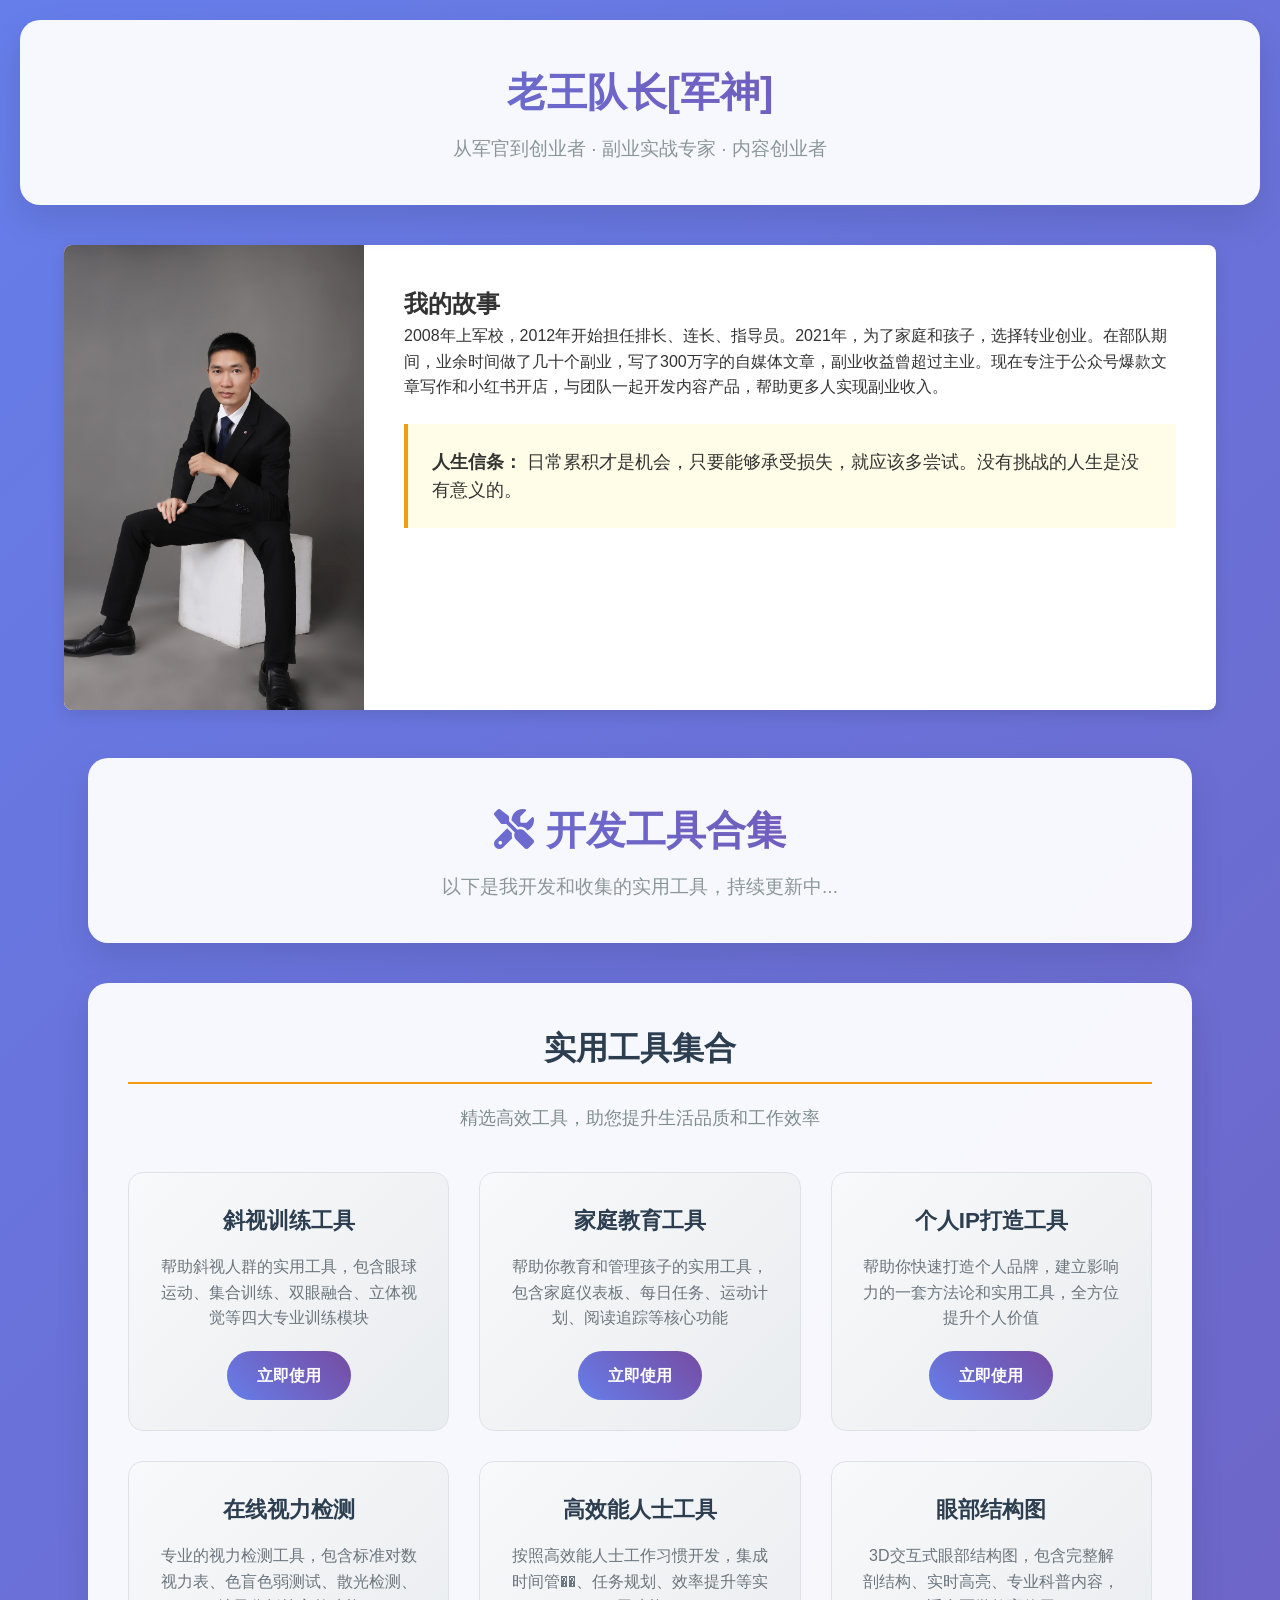
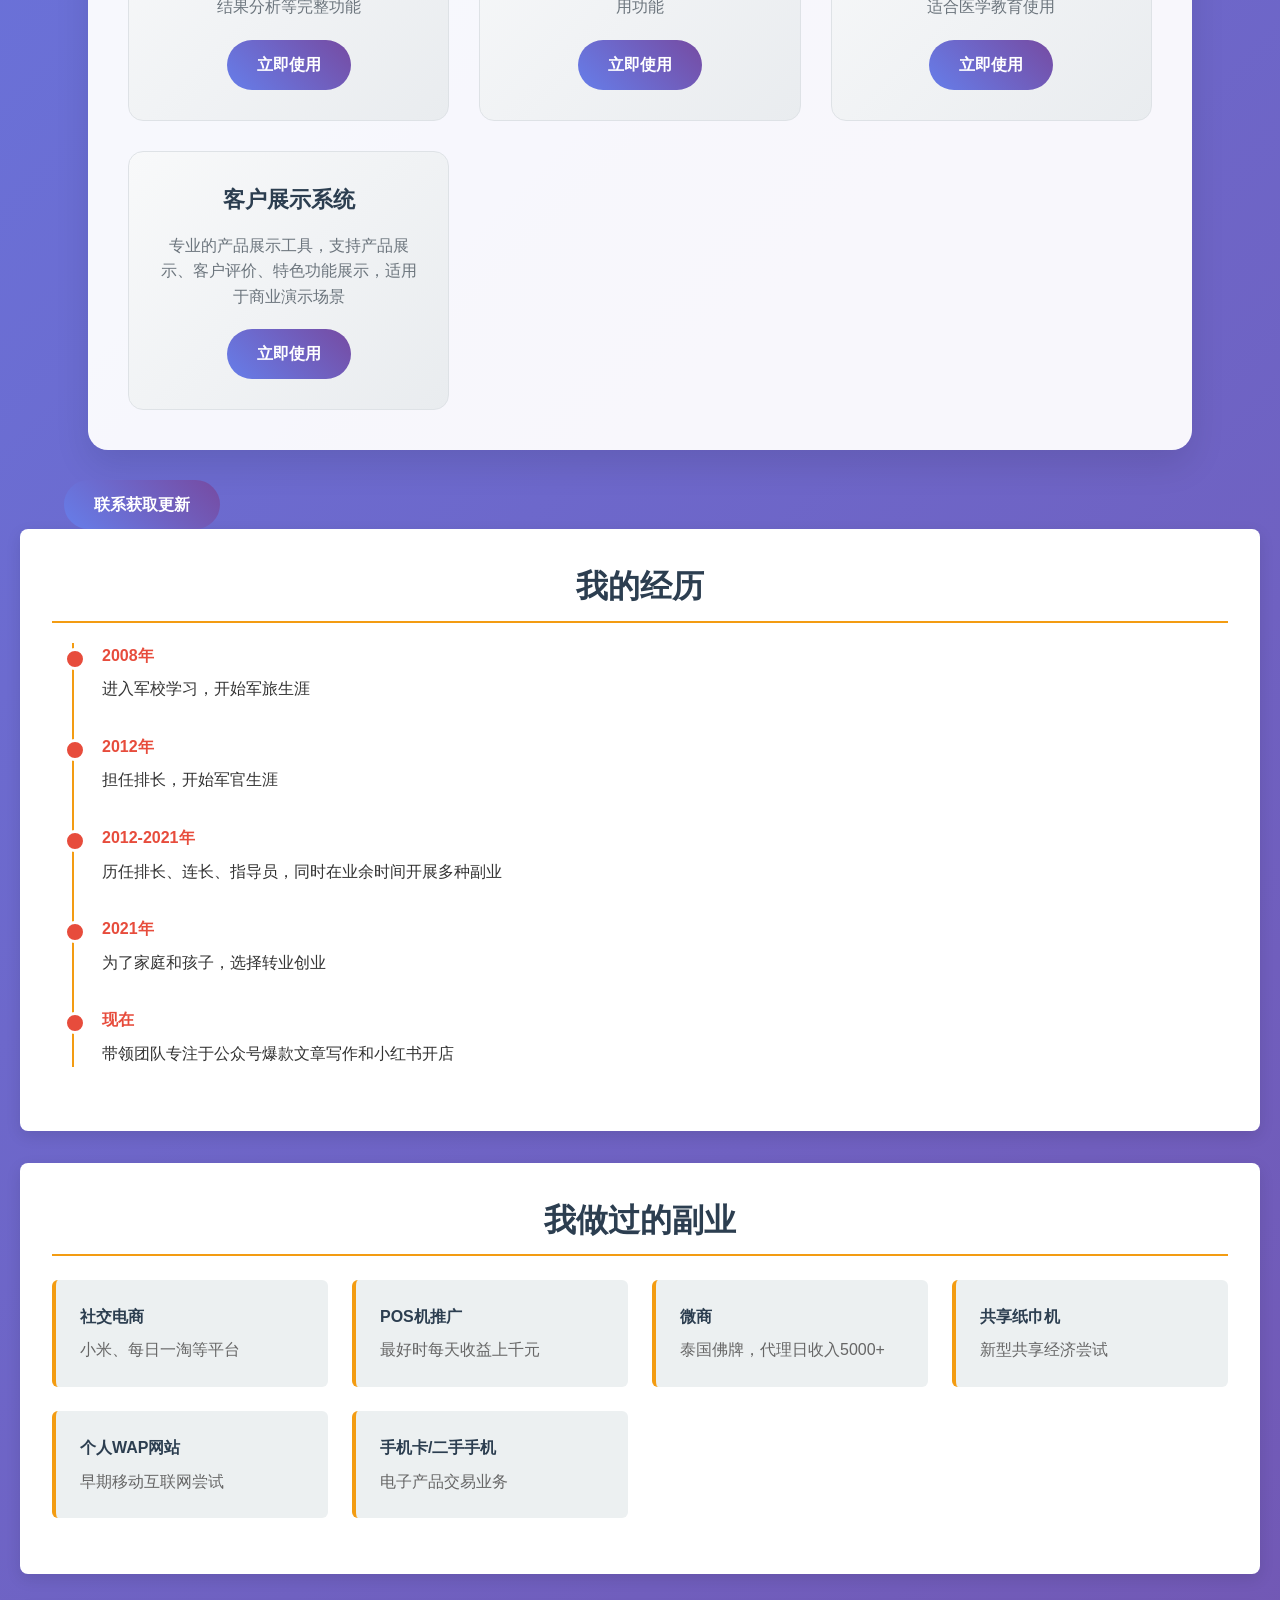
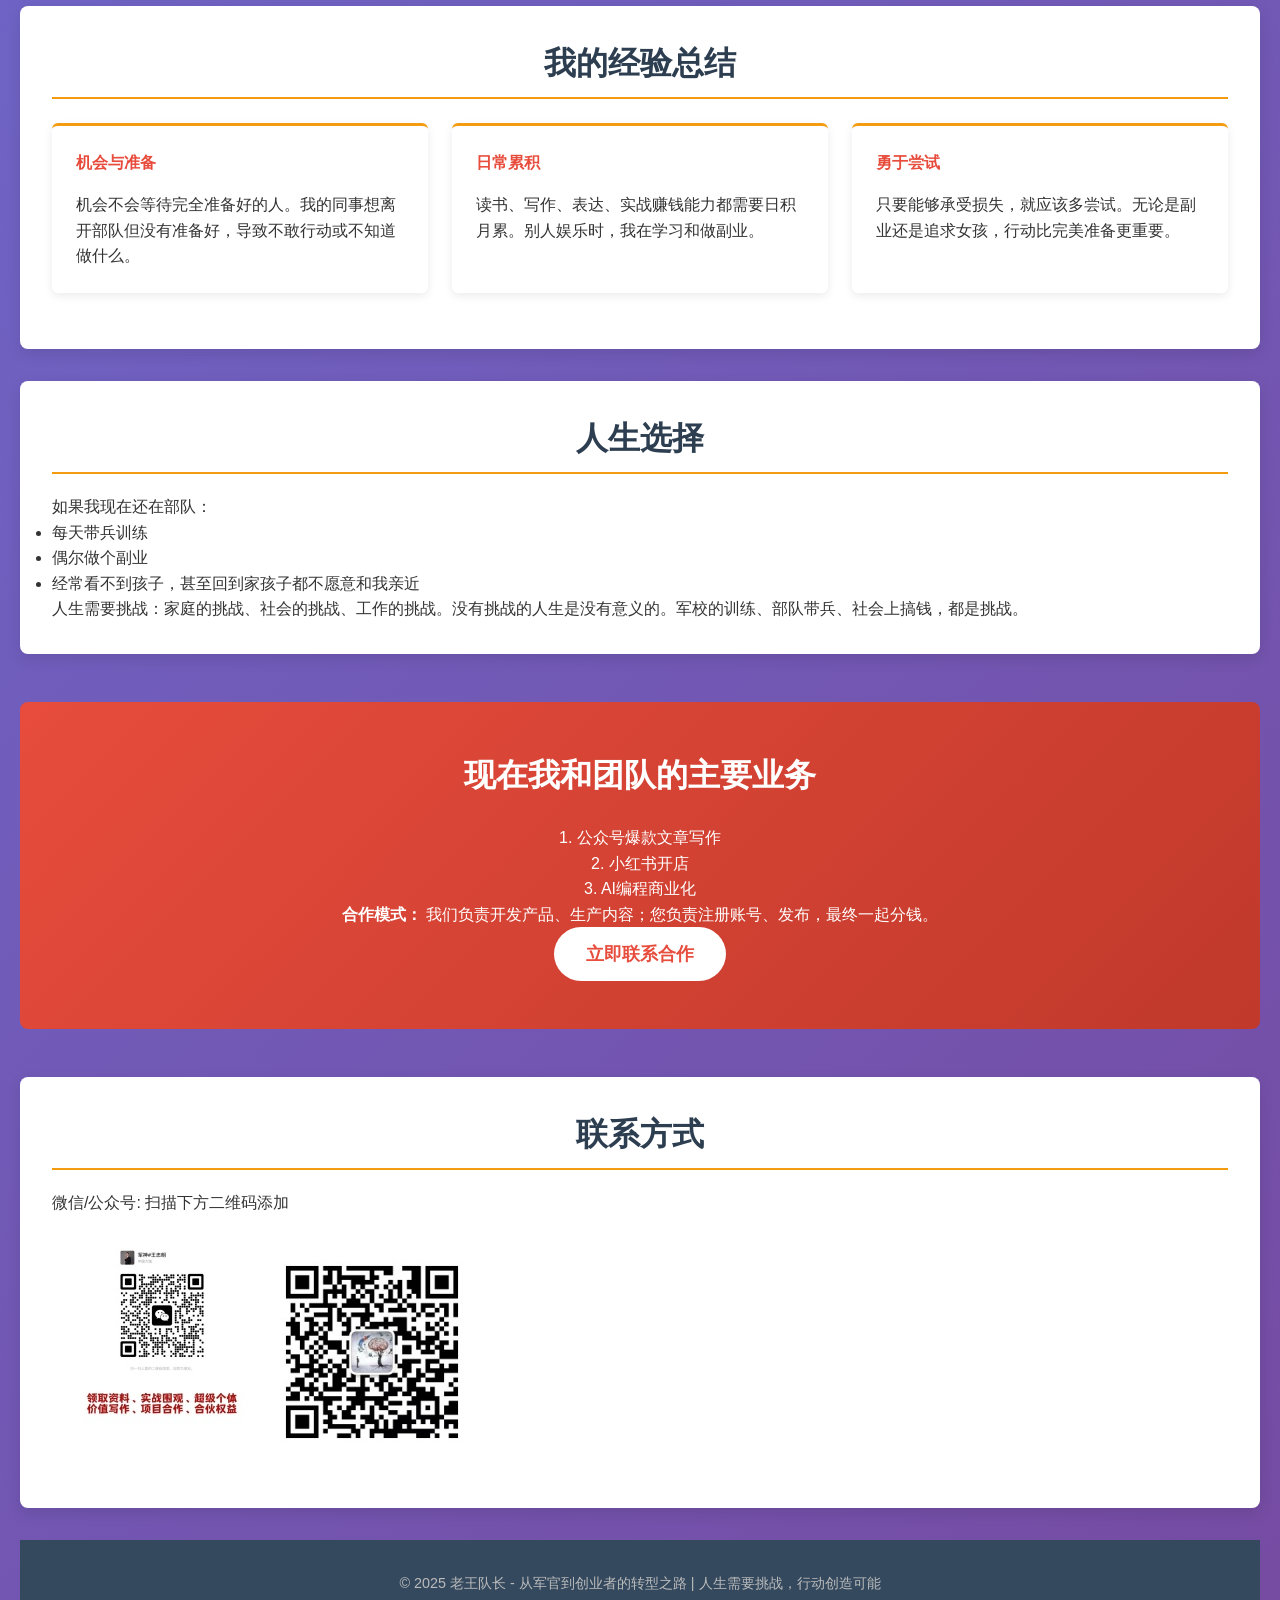
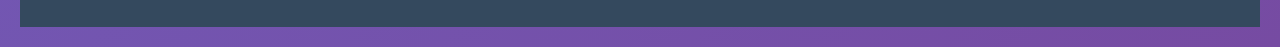
<file: index.html>
<!DOCTYPE html>
<html lang="zh-CN">
<head>
    <meta charset="UTF-8">
    <meta name="viewport" content="width=device-width, initial-scale=1.0">
    <title>老王队长[军神] - 从军官到创业者的转型之路</title>
    <style>
        :root {
            --primary-color: #2c3e50;
            --secondary-color: #e74c3c;
            --accent-color: #f39c12;
            --light-color: #ecf0f1;
            --dark-color: #34495e;
        }
        body {
            font-family: 'Microsoft YaHei', 'PingFang SC', sans-serif;
            margin: 0;
            padding: 0;
            color: #333;
            line-height: 1.6;
            background-color: #f5f5f5;
        }
        .header {
            background: linear-gradient(135deg, var(--primary-color), var(--dark-color));
            color: white;
            text-align: center;
            padding: 3rem 0;
            position: relative;
            box-shadow: 0 4px 12px rgba(0, 0, 0, 0.1);
        }
        .header h1 {
            margin: 0;
            font-size: 2.8rem;
            font-weight: 700;
        }
        .header p {
            margin: 0.5rem 0 0;
            font-size: 1.3rem;
            opacity: 0.9;
            font-weight: 300;
        }
        .container {
            max-width: 1000px;
            margin: 2rem auto;
            padding: 0 1.5rem;
        }
        .profile-card {
            background: white;
            border-radius: 8px;
            box-shadow: 0 5px 15px rgba(0, 0, 0, 0.1);
            overflow: hidden;
            margin-bottom: 3rem;
            display: flex;
        }
        .profile-image {
            flex: 0 0 300px;
            background: #ddd;
            position: relative;
        }
        .profile-image img {
            width: 100%;
            height: 100%;
            object-fit: cover;
        }
        .profile-content {
            flex: 1;
            padding: 2.5rem;
        }
        .section {
            background: white;
            border-radius: 8px;
            box-shadow: 0 5px 15px rgba(0, 0, 0, 0.1);
            padding: 2rem;
            margin-bottom: 2rem;
        }
        .section-title {
            color: var(--secondary-color);
            border-bottom: 2px solid var(--accent-color);
            padding-bottom: 0.5rem;
            margin: 0 0 1.5rem;
            font-size: 1.8rem;
            font-weight: 600;
        }
        .highlight {
            background-color: #fffde7;
            padding: 1.5rem;
            border-left: 4px solid var(--accent-color);
            margin: 1.5rem 0;
            font-size: 1.1rem;
        }
        .timeline {
            position: relative;
            padding-left: 50px;
        }
        .timeline:before {
            content: '';
            position: absolute;
            left: 20px;
            top: 0;
            bottom: 0;
            width: 2px;
            background: var(--accent-color);
        }
        .timeline-item {
            position: relative;
            margin-bottom: 2rem;
        }
        .timeline-item:before {
            content: '';
            position: absolute;
            left: -38px;
            top: 5px;
            width: 16px;
            height: 16px;
            border-radius: 50%;
            background: var(--secondary-color);
            border: 3px solid white;
        }
        .timeline-year {
            font-weight: 700;
            color: var(--secondary-color);
            margin-bottom: 0.5rem;
        }
        .business-list {
            display: grid;
            grid-template-columns: repeat(auto-fill, minmax(250px, 1fr));
            gap: 1.5rem;
            margin: 1.5rem 0;
        }
        .business-card {
            background: var(--light-color);
            padding: 1.5rem;
            border-radius: 6px;
            border-left: 4px solid var(--accent-color);
        }
        .business-card h4 {
            margin: 0 0 0.5rem;
            color: var(--primary-color);
        }
        .business-card p {
            margin: 0;
            color: #666;
        }
        .insights {
            display: grid;
            grid-template-columns: repeat(auto-fill, minmax(300px, 1fr));
            gap: 1.5rem;
            margin: 1.5rem 0;
        }
        .insight-card {
            background: white;
            padding: 1.5rem;
            border-radius: 6px;
            box-shadow: 0 3px 10px rgba(0, 0, 0, 0.08);
            border-top: 3px solid var(--accent-color);
        }
        .insight-card h4 {
            margin: 0 0 1rem;
            color: var(--secondary-color);
        }
        .cta {
            background: linear-gradient(135deg, var(--secondary-color), #c0392b);
            color: white;
            text-align: center;
            padding: 3rem 2rem;
            border-radius: 8px;
            margin: 3rem 0;
        }
        .cta h2 {
            margin: 0 0 1.5rem;
            font-size: 2rem;
        }
        .cta-btn {
            display: inline-block;
            background: white;
            color: var(--secondary-color);
            padding: 0.8rem 2rem;
            border-radius: 30px;
            text-decoration: none;
            font-weight: 600;
            font-size: 1.1rem;
            transition: all 0.3s ease;
        }
        .cta-btn:hover {
            transform: translateY(-3px);
            box-shadow: 0 5px 15px rgba(0, 0, 0, 0.2);
        }
        .footer {
            text-align: center;
            padding: 2rem;
            background: var(--dark-color);
            color: #bbb;
            font-size: 0.9rem;
        }
        /* 新增工具合集样式 */
        .tools-section {
            background: white;
            border-radius: 8px;
            box-shadow: 0 5px 15px rgba(0, 0, 0, 0.1);
            padding: 2rem;
            margin-bottom: 2rem;
        }
        .tools-grid {
            display: grid;
            grid-template-columns: repeat(auto-fill, minmax(300px, 1fr));
            gap: 1.5rem;
            margin-top: 1.5rem;
        }
        .tool-card {
            border: 1px solid #eee;
            border-radius: 6px;
            padding: 1.5rem;
            transition: all 0.3s ease;
        }
        .tool-card:hover {
            transform: translateY(-5px);
            box-shadow: 0 10px 20px rgba(0, 0, 0, 0.1);
        }
        .tool-card h4 {
            margin: 0 0 0.5rem;
            color: var(--primary-color);
        }
        .tool-card p {
            margin: 0 0 1rem;
            color: #666;
            font-size: 0.95rem;
        }
        .tool-link {
            display: inline-block;
            background: var(--accent-color);
            color: white;
            padding: 0.5rem 1rem;
            border-radius: 4px;
            text-decoration: none;
            font-weight: 500;
            transition: all 0.3s ease;
        }
        .tool-link:hover {
            background: var(--secondary-color);
        }
        @media (max-width: 768px) {
            .profile-card {
                flex-direction: column;
            }
            .profile-image {
                flex: 0 0 250px;
            }
            .header h1 {
                font-size: 2.2rem;
            }
        }
    </style>
</head>
<body>
    <div class="header">
        <h1>老王队长[军神]</h1>
        <p>从军官到创业者 · 副业实战专家 · 内容创业者</p>
    </div>

    <div class="container">
        <div class="profile-card">
            <div class="profile-image">
                <!-- 替换为您的真实照片 -->
                <img src="zhaopian1.jpg" alt="军神">
            </div>
            <div class="profile-content">
                <h2>我的故事</h2>
                <p>2008年上军校，2012年开始担任排长、连长、指导员。2021年，为了家庭和孩子，选择转业创业。在部队期间，业余时间做了几十个副业，写了300万字的自媒体文章，副业收益曾超过主业。现在专注于公众号爆款文章写作和小红书开店，与团队一起开发内容产品，帮助更多人实现副业收入。</p>
                
                <div class="highlight">
                    <strong>人生信条：</strong> 日常累积才是机会，只要能够承受损失，就应该多尝试。没有挑战的人生是没有意义的。
                </div>
            </div>
        </div>

        <!-- 新增工具合集栏目 -->
       <!DOCTYPE html>
<html lang="zh-CN">
<head>
    <meta charset="UTF-8">
    <meta name="viewport" content="width=device-width, initial-scale=1.0">
    <title>开发工具合集 - 实用工具集合</title>
    <link href="https://cdnjs.cloudflare.com/ajax/libs/font-awesome/6.4.0/css/all.min.css" rel="stylesheet">
    <style>
        * {
            margin: 0;
            padding: 0;
            box-sizing: border-box;
        }

        body {
            font-family: 'Segoe UI', Tahoma, Geneva, Verdana, sans-serif;
            background: linear-gradient(135deg, #667eea 0%, #764ba2 100%);
            min-height: 100vh;
            padding: 20px;
        }

        .container {
            max-width: 1200px;
            margin: 0 auto;
        }

        .header {
            text-align: center;
            background: rgba(255, 255, 255, 0.95);
            backdrop-filter: blur(10px);
            border-radius: 20px;
            padding: 40px;
            margin-bottom: 40px;
            box-shadow: 0 15px 35px rgba(0, 0, 0, 0.1);
        }

        .header h1 {
            color: #2c3e50;
            font-size: 2.5em;
            margin-bottom: 10px;
            background: linear-gradient(45deg, #667eea, #764ba2);
            -webkit-background-clip: text;
            -webkit-text-fill-color: transparent;
        }

        .header p {
            color: #7f8c8d;
            font-size: 1.2em;
        }

        .tools-section {
            background: rgba(255, 255, 255, 0.95);
            border-radius: 20px;
            padding: 40px;
            box-shadow: 0 15px 35px rgba(0, 0, 0, 0.1);
            margin-bottom: 30px;
        }

        .section-title {
            color: #2c3e50;
            font-size: 2em;
            margin-bottom: 20px;
            text-align: center;
        }

        .tools-section > p {
            color: #7f8c8d;
            font-size: 1.1em;
            text-align: center;
            margin-bottom: 40px;
        }

        .tools-grid {
            display: grid;
            grid-template-columns: repeat(auto-fit, minmax(300px, 1fr));
            gap: 30px;
            justify-items: center;
        }

        .tool-card {
            background: linear-gradient(135deg, #f8f9fa, #e9ecef);
            border-radius: 15px;
            padding: 30px;
            text-align: center;
            transition: all 0.3s ease;
            border: 1px solid #dee2e6;
            width: 100%;
            max-width: 350px;
        }

        .tool-card:hover {
            transform: translateY(-10px);
            box-shadow: 0 15px 30px rgba(0, 0, 0, 0.1);
            background: linear-gradient(135deg, #667eea, #764ba2);
            color: white;
        }

        .tool-card h4 {
            color: #2c3e50;
            font-size: 1.4em;
            margin-bottom: 15px;
            font-weight: 600;
        }

        .tool-card:hover h4 {
            color: white;
        }

        .tool-card p {
            color: #6c757d;
            margin-bottom: 20px;
            line-height: 1.6;
            font-size: 1em;
        }

        .tool-card:hover p {
            color: rgba(255, 255, 255, 0.9);
        }

        .tool-link {
            display: inline-block;
            background: linear-gradient(45deg, #667eea, #764ba2);
            color: white;
            padding: 12px 30px;
            border-radius: 25px;
            text-decoration: none;
            font-weight: 600;
            transition: all 0.3s ease;
            border: none;
            cursor: pointer;
            font-size: 1em;
        }

        .tool-card:hover .tool-link {
            background: white;
            color: #667eea;
            transform: scale(1.05);
        }

        .tool-link:hover {
            transform: scale(1.1);
            box-shadow: 0 8px 20px rgba(102, 126, 234, 0.3);
        }

        /* 响应式设计 */
        @media (max-width: 768px) {
            .tools-grid {
                grid-template-columns: 1fr;
                gap: 20px;
            }
            
            .tool-card {
                max-width: 100%;
            }
            
            .header h1 {
                font-size: 2em;
            }
            
            .tools-section {
                padding: 20px;
            }
        }

        @media (min-width: 1200px) {
            .tools-grid {
                grid-template-columns: repeat(3, 1fr);
            }
        }

        /* 动画效果 */
        @keyframes fadeInUp {
            from {
                opacity: 0;
                transform: translateY(30px);
            }
            to {
                opacity: 1;
                transform: translateY(0);
            }
        }

        .tool-card {
            animation: fadeInUp 0.6s ease forwards;
        }

        .tool-card:nth-child(1) { animation-delay: 0.1s; }
        .tool-card:nth-child(2) { animation-delay: 0.2s; }
        .tool-card:nth-child(3) { animation-delay: 0.3s; }
        .tool-card:nth-child(4) { animation-delay: 0.4s; }
        .tool-card:nth-child(5) { animation-delay: 0.5s; }
        .tool-card:nth-child(6) { animation-delay: 0.6s; }
        .tool-card:nth-child(7) { animation-delay: 0.7s; }
    </style>
</head>
<body>
    <div class="container">
        <div class="header">
            <h1><i class="fas fa-tools"></i> 开发工具合集</h1>
            <p>以下是我开发和收集的实用工具，持续更新中...</p>
        </div>

        <div class="tools-section">
            <h2 class="section-title">实用工具集合</h2>
            <p>精选高效工具，助您提升生活品质和工作效率</p>
            
            <div class="tools-grid">
                <div class="tool-card">
                    <h4>斜视训练工具</h4>
                    <p>帮助斜视人群的实用工具，包含眼球运动、集合训练、双眼融合、立体视觉等四大专业训练模块</p>
                    <a href="xieshi.html" class="tool-link">立即使用</a>
                </div>

                <div class="tool-card">
                    <h4>家庭教育工具</h4>
                    <p>帮助你教育和管理孩子的实用工具，包含家庭仪表板、每日任务、运动计划、阅读追踪等核心功能</p>
                    <a href="jiating.html" class="tool-link">立即使用</a>
                </div>

                <div class="tool-card">
                    <h4>个人IP打造工具</h4>
                    <p>帮助你快速打造个人品牌，建立影响力的一套方法论和实用工具，全方位提升个人价值</p>
                    <a href="gerenip.html" class="tool-link">立即使用</a>
                </div>

                <div class="tool-card">
                    <h4>在线视力检测</h4>
                    <p>专业的视力检测工具，包含标准对数视力表、色盲色弱测试、散光检测、结果分析等完整功能</p>
                    <a href="在线视力检测.html" class="tool-link">立即使用</a>
                </div>

                <div class="tool-card">
                    <h4>高效能人士工具</h4>
                    <p>按照高效能人士工作习惯开发，集成时间管��、任务规划、效率提升等实用功能</p>
                    <a href="用眼监测系统.html" class="tool-link">立即使用</a>
                </div>

                <div class="tool-card">
                    <h4>眼部结构图</h4>
                    <p>3D交互式眼部结构图，包含完整解剖结构、实时高亮、专业科普内容，适合医学教育使用</p>
                    <a href="眼部结构图.html" class="tool-link">立即使用</a>
                </div>

                <div class="tool-card">
                    <h4>客户展示系统</h4>
                    <p>专业的产品展示工具，支持产品展示、客户评价、特色功能展示，适用于商业演示场景</p>
                    <a href="客户展示.html" class="tool-link">立即使用</a>
                </div>
            </div>
        </div>
    </div>
</body>
</html>
                    <a href="#contact" class="tool-link">联系获取更新</a>
                </div>
            </div>
        </div>

        <div class="section">
            <h2 class="section-title">我的经历</h2>
            <div class="timeline">
                <div class="timeline-item">
                    <div class="timeline-year">2008年</div>
                    <p>进入军校学习，开始军旅生涯</p>
                </div>
                <div class="timeline-item">
                    <div class="timeline-year">2012年</div>
                    <p>担任排长，开始军官生涯</p>
                </div>
                <div class="timeline-item">
                    <div class="timeline-year">2012-2021年</div>
                    <p>历任排长、连长、指导员，同时在业余时间开展多种副业</p>
                </div>
                <div class="timeline-item">
                    <div class="timeline-year">2021年</div>
                    <p>为了家庭和孩子，选择转业创业</p>
                </div>
                <div class="timeline-item">
                    <div class="timeline-year">现在</div>
                    <p>带领团队专注于公众号爆款文章写作和小红书开店</p>
                </div>
            </div>
        </div>

        <div class="section">
            <h2 class="section-title">我做过的副业</h2>
            <div class="business-list">
                <div class="business-card">
                    <h4>社交电商</h4>
                    <p>小米、每日一淘等平台</p>
                </div>
                <div class="business-card">
                    <h4>POS机推广</h4>
                    <p>最好时每天收益上千元</p>
                </div>
                <div class="business-card">
                    <h4>微商</h4>
                    <p>泰国佛牌，代理日收入5000+</p>
                </div>
                <div class="business-card">
                    <h4>共享纸巾机</h4>
                    <p>新型共享经济尝试</p>
                </div>
                <div class="business-card">
                    <h4>个人WAP网站</h4>
                    <p>早期移动互联网尝试</p>
                </div>
                <div class="business-card">
                    <h4>手机卡/二手手机</h4>
                    <p>电子产品交易业务</p>
                </div>
            </div>
        </div>

        <div class="section">
            <h2 class="section-title">我的经验总结</h2>
            <div class="insights">
                <div class="insight-card">
                    <h4>机会与准备</h4>
                    <p>机会不会等待完全准备好的人。我的同事想离开部队但没有准备好，导致不敢行动或不知道做什么。</p>
                </div>
                <div class="insight-card">
                    <h4>日常累积</h4>
                    <p>读书、写作、表达、实战赚钱能力都需要日积月累。别人娱乐时，我在学习和做副业。</p>
                </div>
                <div class="insight-card">
                    <h4>勇于尝试</h4>
                    <p>只要能够承受损失，就应该多尝试。无论是副业还是追求女孩，行动比完美准备更重要。</p>
                </div>
            </div>
        </div>

        <div class="section">
            <h2 class="section-title">人生选择</h2>
            <p>如果我现在还在部队：</p>
            <ul>
                <li>每天带兵训练</li>
                <li>偶尔做个副业</li>
                <li>经常看不到孩子，甚至回到家孩子都不愿意和我亲近</li>
            </ul>
            <p>人生需要挑战：家庭的挑战、社会的挑战、工作的挑战。没有挑战的人生是没有意义的。军校的训练、部队带兵、社会上搞钱，都是挑战。</p>
        </div>

        <div class="cta">
            <h2>现在我和团队的主要业务</h2>
            <p>1. 公众号爆款文章写作</p>
            <p>2. 小红书开店</p>
            <p>3. AI编程商业化</p>
            <p><strong>合作模式：</strong> 我们负责开发产品、生产内容；您负责注册账号、发布，最终一起分钱。</p>
            <a href="#contact" class="cta-btn">立即联系合作</a>
        </div>

        <div id="contact" class="section">
            <h2 class="section-title">联系方式</h2>
            <p>微信/公众号: 扫描下方二维码添加</p>
            <!-- 这里可以添加微信二维码图片 -->
            <img src="erweima2.jpg" alt="微信二维码" style="margin: 1rem 0;"><img src="jzdn2.jpg" alt="公众号二维码" style="margin: 1rem 0;">
        </div>
    </div>

    <div class="footer">
        &copy; 2025 老王队长 - 从军官到创业者的转型之路 | 人生需要挑战，行动创造可能
    </div>
</body>
</html>
<script async src="https://pagead2.googlesyndication.com/pagead/js/adsbygoogle.js?client=ca-pub-6519761558494072"
     crossorigin="anonymous"></script>
</file>
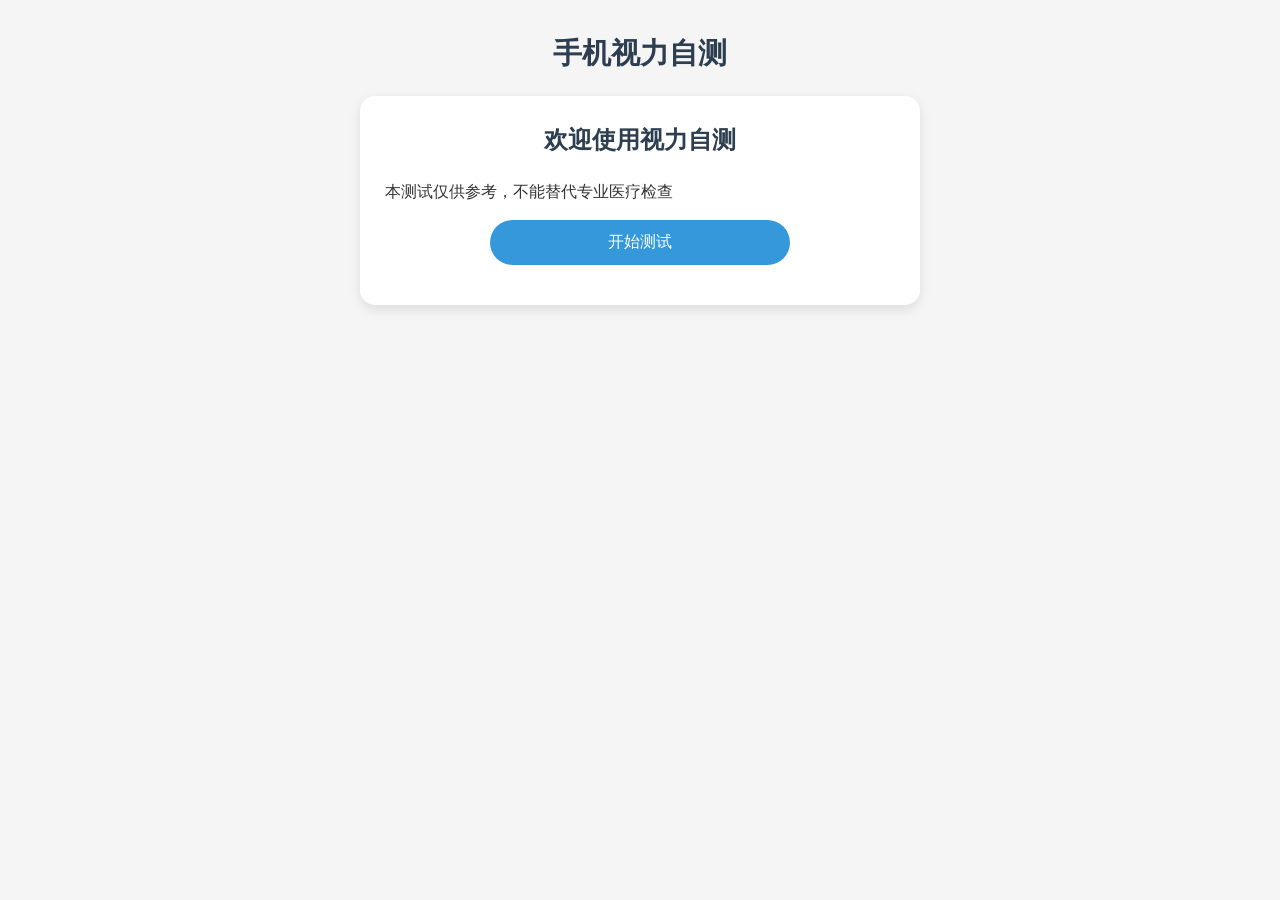
<file: ceshi.html>
<!DOCTYPE html>
<html lang="zh-CN">
<head>
    <meta charset="UTF-8">
    <meta name="viewport" content="width=device-width, initial-scale=1.0">
    <title>手机视力自测</title>
    <style>
        /* 基础样式 */
        * {
            margin: 0;
            padding: 0;
            box-sizing: border-box;
            font-family: 'PingFang SC', 'Microsoft YaHei', sans-serif;
        }

        body {
            background-color: #f5f5f5;
            color: #333;
            line-height: 1.6;
            overflow-x: hidden;
        }

        .container {
            max-width: 600px;
            margin: 0 auto;
            padding: 20px;
        }

        /* 标题样式 */
        h1, h2, h3 {
            color: #2c3e50;
            text-align: center;
            margin-bottom: 20px;
        }

        h1 {
            font-size: 1.8rem;
            margin-top: 10px;
        }

        /* 卡片样式 */
        .card {
            background-color: white;
            border-radius: 15px;
            box-shadow: 0 4px 12px rgba(0,0,0,0.1);
            padding: 25px;
            margin-bottom: 20px;
        }

        /* 按钮样式 */
        button {
            background-color: #3498db;
            color: white;
            border: none;
            border-radius: 50px;
            padding: 12px 25px;
            font-size: 1rem;
            cursor: pointer;
            transition: all 0.3s;
            width: 100%;
            max-width: 300px;
            display: block;
            margin: 15px auto;
        }

        button:hover {
            background-color: #2980b9;
            transform: scale(1.03);
        }

        button:active {
            transform: scale(0.98);
        }

        /* 视力表样式 */
        .vision-chart {
            position: relative;
            width: 100%;
            height: 250px;
            background-color: #f8f9fa;
            border-radius: 10px;
            display: flex;
            align-items: center;
            justify-content: center;
            margin: 15px 0;
            overflow: hidden;
        }

        .e-letter {
            font-size: 60px;
            font-weight: bold;
            color: #333;
            transition: all 0.3s;
        }

        /* 方向按钮 */
        .direction-buttons {
            display: grid;
            grid-template-columns: repeat(2, 1fr);
            gap: 15px;
            margin: 20px 0;
            max-width: 250px;
            margin-left: auto;
            margin-right: auto;
        }

        .direction-btn {
            aspect-ratio: 1;
            background-color: #ecf0f1;
            border: 2px solid #bdc3c7;
            border-radius: 10px;
            font-size: 1.8rem;
            display: flex;
            align-items: center;
            justify-content: center;
            cursor: pointer;
            transition: all 0.3s;
        }

        .direction-btn:hover {
            background-color: #dfe6e9;
        }

        .direction-btn:active {
            transform: scale(0.95);
        }

        /* 结果显示 */
        .result {
            text-align: center;
            margin: 30px 0;
        }

        .vision-value {
            font-size: 3rem;
            font-weight: bold;
            color: #3498db;
            margin: 10px 0;
        }

        /* 记录列表 */
        .records {
            margin-top: 30px;
        }

        .record-item {
            background-color: #ecf0f1;
            padding: 15px;
            border-radius: 10px;
            margin-bottom: 10px;
        }

        /* 提示信息 */
        .notification {
            position: fixed;
            top: 20px;
            left: 50%;
            transform: translateX(-50%);
            background-color: #e74c3c;
            color: white;
            padding: 15px 25px;
            border-radius: 50px;
            box-shadow: 0 4px 12px rgba(0,0,0,0.1);
            z-index: 1000;
            display: none;
        }

        /* 横屏提示 */
        .landscape-tip {
            position: fixed;
            top: 0;
            left: 0;
            width: 100%;
            height: 100%;
            background-color: rgba(0,0,0,0.9);
            color: white;
            display: flex;
            flex-direction: column;
            align-items: center;
            justify-content: center;
            z-index: 1000;
            display: none;
        }

        .landscape-icon {
            font-size: 5rem;
            margin-bottom: 20px;
        }

        /* 适配横屏 */
        @media screen and (orientation: landscape) {
            .vision-chart {
                height: 300px;
            }

            .direction-buttons {
                max-width: 400px;
            }
        }

        /* 适配小屏幕 */
        @media screen and (max-width: 360px) {
            h1 {
                font-size: 1.5rem;
            }

            .vision-chart {
                height: 300px;
            }

            .e-letter {
                font-size: 60px;
            }
        }
    </style>
</head>
<body>
    <!-- 横屏提示 -->
    <div class="landscape-tip" id="landscapeTip">
        <div class="landscape-icon">📱</div>
        <h2>请旋转手机至横屏模式</h2>
        <p>获得更好的测试体验</p>
    </div>

    <!-- 提示信息 -->
    <div class="notification" id="notification"></div>

    <div class="container">
        <h1>手机视力自测</h1>

        <!-- 开始页面 -->
        <div class="card" id="startPage">
            <h2>欢迎使用视力自测</h2>
            <p>本测试仅供参考，不能替代专业医疗检查</p>
            <button id="startTest">开始测试</button>
        </div>

        <!-- 环境检测页面 -->
        <div class="card" id="environmentPage" style="display: none;">
            <h2>测试环境准备</h2>
            <p>1. 请确保测试环境光线充足</p>
            <p>2. 请摘掉眼镜或隐形眼镜</p>
            <p>3. 请保持手机屏幕清洁</p>
            <button id="checkEnvironment">检查环境</button>
            <button id="skipEnvironment">跳过检查</button>
        </div>

        <!-- 距离检测页面 -->
        <div class="card" id="distancePage" style="display: none;">
            <h2>测试距离调整</h2>
            <p>请将手机保持在约50厘米的距离</p>
            <div id="distanceStatus">正在检测距离...</div>
            <button id="skipDistance">我已测量好距离</button>
        </div>

        <!-- 视力测试页面 -->
        <div class="card" id="testPage" style="display: none;">
            <h2>视力测试</h2>
            <p>请识别下面字母"E"的开口方向</p>
            <div class="vision-chart">
                <div class="e-letter" id="eLetter">E</div>
            </div>
            <div class="direction-buttons">
                <div class="direction-btn" data-direction="up">↑</div>
                <div class="direction-btn" data-direction="left">←</div>
                <div class="direction-btn" data-direction="right">→</div>
                <div class="direction-btn" data-direction="down">↓</div>
            </div>
            <div id="currentLevel">当前级别: 0.1</div>
        </div>

        <!-- 结果页面 -->
        <div class="card" id="resultPage" style="display: none;">
            <h2>测试结果</h2>
            <div class="result">
                <p>您的视力值为:</p>
                <div class="vision-value" id="visionValue">1.0</div>
                <p id="visionSuggestion">您的视力正常，请继续保持</p>
            </div>

            <h3>最近测试记录</h3>
            <div class="records" id="recordsList"></div>

            <button id="retest">重新测试</button>
        </div>
    </div>

    <script>
        // 全局变量
        let currentLevel = 0; // 0-7 对应 0.1-1.5
        const visionLevels = [0.1, 0.2, 0.3, 0.5, 0.7, 1.0, 1.2, 1.5];
        let correctAnswers = 0;
        let totalAnswers = 0;
        let testRecords = JSON.parse(localStorage.getItem('visionTestRecords')) || [];
        let isTesting = false;

        // DOM元素
        const startPage = document.getElementById('startPage');
        const environmentPage = document.getElementById('environmentPage');
        const distancePage = document.getElementById('distancePage');
        const testPage = document.getElementById('testPage');
        const resultPage = document.getElementById('resultPage');
        const startTestBtn = document.getElementById('startTest');
        const checkEnvironmentBtn = document.getElementById('checkEnvironment');
        const skipEnvironmentBtn = document.getElementById('skipEnvironment');
        const skipDistanceBtn = document.getElementById('skipDistance');
        const retestBtn = document.getElementById('retest');
        const eLetter = document.getElementById('eLetter');
        const directionBtns = document.querySelectorAll('.direction-btn');
        const currentLevelEl = document.getElementById('currentLevel');
        const visionValueEl = document.getElementById('visionValue');
        const visionSuggestionEl = document.getElementById('visionSuggestion');
        const recordsListEl = document.getElementById('recordsList');
        const notification = document.getElementById('notification');
        const landscapeTip = document.getElementById('landscapeTip');
        const distanceStatus = document.getElementById('distanceStatus');

        // 初始化
        function init() {
            // 检查屏幕方向
            checkOrientation();
            window.addEventListener('resize', checkOrientation);

            // 事件监听器
            startTestBtn.addEventListener('click', startTest);
            checkEnvironmentBtn.addEventListener('click', checkEnvironment);
            skipEnvironmentBtn.addEventListener('click', () => showPage(distancePage));
            skipDistanceBtn.addEventListener('click', startVisionTest);
            retestBtn.addEventListener('click', startTest);

            // 方向按钮事件
            directionBtns.forEach(btn => {
                btn.addEventListener('click', () => {
                    if (isTesting) {
                        checkAnswer(btn.dataset.direction);
                    }
                });
            });

            // 更新记录列表
            updateRecordsList();
        }

        // 检查屏幕方向
        function checkOrientation() {
            // 增加延迟以确保屏幕旋转完成
            setTimeout(() => {
                // 不再强制横屏，仅显示提示
                landscapeTip.style.display = 'none';
            }, 100);
        }

        // 开始测试
        function startTest() {
            // 重置测试参数
            currentLevel = 0;
            correctAnswers = 0;
            totalAnswers = 0;
            isTesting = false;

            // 显示环境检测页面
            showPage(environmentPage);
        }

        // 检查环境
        function checkEnvironment() {
            // 模拟环境检测
            showNotification('环境光线良好');
            setTimeout(() => {
                showNotification('请确保已摘掉眼镜');
                setTimeout(() => {
                    showPage(distancePage);
                    simulateDistanceDetection();
                }, 1500);
            }, 1500);
        }

        // 模拟距离检测
        function simulateDistanceDetection() {
            let distance = 30; // 模拟初始距离30cm
            distanceStatus.textContent = `当前距离: ${distance}cm (建议50cm)`;

            // 模拟距离逐渐增加
            const interval = setInterval(() => {
                distance += 5;
                distanceStatus.textContent = `当前距离: ${distance}cm (建议50cm)`;

                if (distance >= 50) {
                    clearInterval(interval);
                    distanceStatus.textContent = `距离合适: ${distance}cm`;
                    showNotification('距离已调整合适，可以开始测试');
                }
            }, 800);
        }

        // 开始视力测试
        function startVisionTest() {
            showPage(testPage);
            currentLevel = 0;
            correctAnswers = 0;
            totalAnswers = 0;
            isTesting = true;
            generateELetter();
            updateLevelDisplay();
        }

        // 生成E字母
        function generateELetter() {
            // 随机方向
            const direction = ['up', 'down', 'left', 'right'][Math.floor(Math.random() * 4)];
            eLetter.dataset.direction = direction;

            // 根据级别调整大小
            const size = 80 - currentLevel * 8;
            eLetter.style.fontSize = `${size}px`;

            // 根据方向旋转字母
            let rotation = 0;
            if (direction === 'up') {
                rotation = 270;
            } else if (direction === 'right') {
                rotation = 0;
            } else if (direction === 'down') {
                rotation = 90;
            } else if (direction === 'left') {
                rotation = 180;
            }

            // 增加小角度旋转增加难度
            if (currentLevel > 3) {
                rotation += Math.random() * 10 - 5;
            }

            eLetter.style.transform = `rotate(${rotation}deg)`;

            // 更新级别显示
            updateLevelDisplay();
        }

        // 更新级别显示
        function updateLevelDisplay() {
            currentLevelEl.textContent = `当前级别: ${visionLevels[currentLevel]}`;
        }

        // 检查答案
        function checkAnswer(userDirection) {
            const correctDirection = eLetter.dataset.direction;
            totalAnswers++;

            if (userDirection === correctDirection) {
                correctAnswers++;
                showNotification('正确');
            } else {
                showNotification('错误');
            }

            // 每级别测试3次
            if (totalAnswers % 3 === 0) {
                // 评估该级别是否通过
                if (correctAnswers >= 2) {
                    // 通过，进入下一级
                    currentLevel++;
                    if (currentLevel >= visionLevels.length) {
                        // 已完成所有级别
                        finishTest();
                    } else {
                        showNotification(`已通过级别 ${visionLevels[currentLevel-1]}，进入级别 ${visionLevels[currentLevel]}`);
                        setTimeout(generateELetter, 1000);
                    }
                } else {
                    // 未通过，结束测试
                    finishTest();
                }
                // 重置计数
                correctAnswers = 0;
            } else {
                // 继续该级别测试
                setTimeout(generateELetter, 1000);
            }
        }

        // 完成测试
        function finishTest() {
            isTesting = false;

            // 计算视力值
            let visionValue = visionLevels[Math.max(0, currentLevel - 1)];
            if (currentLevel === 0) visionValue = 0.1;

            // 保存测试记录
            const record = {
                date: new Date().toLocaleString(),
                value: visionValue
            };

            testRecords.unshift(record);
            // 只保留最近3条记录
            if (testRecords.length > 3) {
                testRecords = testRecords.slice(0, 3);
            }

            // 保存到本地存储
            localStorage.setItem('visionTestRecords', JSON.stringify(testRecords));

            // 更新结果显示
            visionValueEl.textContent = visionValue;

            // 给出建议
            if (visionValue >= 1.0) {
                visionSuggestionEl.textContent = '您的视力正常，请继续保持';
            } else if (visionValue >= 0.5) {
                visionSuggestionEl.textContent = '您的视力略低，建议定期复查';
            } else {
                visionSuggestionEl.textContent = '您的视力较差，建议尽快就医检查';
            }

            // 更新记录列表
            updateRecordsList();

            // 显示结果页面
            showPage(resultPage);
        }

        // 更新记录列表
        function updateRecordsList() {
            recordsListEl.innerHTML = '';

            testRecords.forEach(record => {
                const recordItem = document.createElement('div');
                recordItem.className = 'record-item';
                recordItem.innerHTML = `<p>日期: ${record.date}</p><p>视力值: ${record.value}</p>`;
                recordsListEl.appendChild(recordItem);
            });
        }

        // 显示页面
        function showPage(page) {
            // 隐藏所有页面
            startPage.style.display = 'none';
            environmentPage.style.display = 'none';
            distancePage.style.display = 'none';
            testPage.style.display = 'none';
            resultPage.style.display = 'none';

            // 显示目标页面
            page.style.display = 'block';
        }

        // 显示提示
        function showNotification(message) {
            notification.textContent = message;
            notification.style.display = 'block';

            setTimeout(() => {
                notification.style.display = 'none';
            }, 2000);
        }

        // 初始化应用
        window.addEventListener('DOMContentLoaded', init);
    </script>
</body>
</html>
</file>
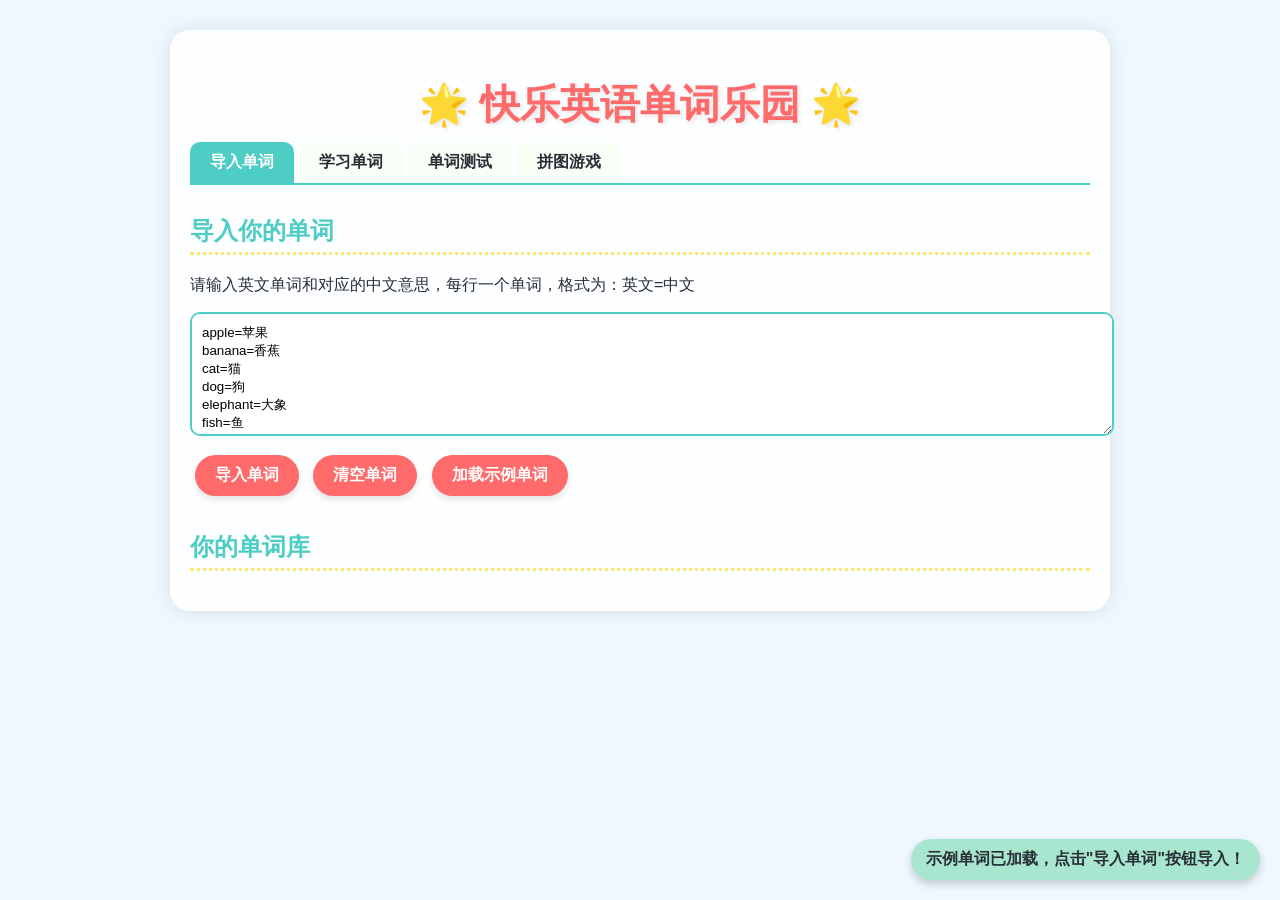
<file: dancify.html>
<!DOCTYPE html>
<html lang="zh-CN">
<head>
    <meta charset="UTF-8">
    <meta name="viewport" content="width=device-width, initial-scale=1.0">
    <title>快乐英语单词乐园</title>
    <style>
        :root {
            --primary-color: #FF6B6B;
            --secondary-color: #4ECDC4;
            --accent-color: #FFE66D;
            --dark-color: #292F36;
            --light-color: #F7FFF7;
        }
        
        body {
            font-family: 'Comic Sans MS', 'Marker Felt', '微软雅黑', sans-serif;
            background-color: #F0F8FF;
            margin: 0;
            padding: 0;
            color: var(--dark-color);
            background-image: url('https://img.freepik.com/free-vector/hand-drawn-school-background_23-2149464866.jpg?w=1380&t=st=1698765432~exp=1698766032~hmac=...');
            background-size: cover;
            background-attachment: fixed;
            background-position: center;
        }
        
        .container {
            max-width: 900px;
            margin: 0 auto;
            padding: 20px;
            background-color: rgba(255, 255, 255, 0.9);
            border-radius: 20px;
            box-shadow: 0 0 20px rgba(0, 0, 0, 0.1);
            margin-top: 30px;
            margin-bottom: 30px;
        }
        
        h1 {
            color: var(--primary-color);
            text-align: center;
            font-size: 2.5rem;
            margin-bottom: 10px;
            text-shadow: 2px 2px 4px rgba(0, 0, 0, 0.1);
            animation: bounce 2s infinite;
        }
        
        h2 {
            color: var(--secondary-color);
            border-bottom: 3px dotted var(--accent-color);
            padding-bottom: 5px;
            margin-top: 30px;
        }
        
        .tab-container {
            display: flex;
            margin-bottom: 20px;
            border-bottom: 2px solid var(--secondary-color);
        }
        
        .tab {
            padding: 10px 20px;
            cursor: pointer;
            background-color: var(--light-color);
            border-radius: 10px 10px 0 0;
            margin-right: 5px;
            font-weight: bold;
            transition: all 0.3s;
        }
        
        .tab.active {
            background-color: var(--secondary-color);
            color: white;
        }
        
        .tab:hover {
            background-color: var(--accent-color);
        }
        
        .tab-content {
            display: none;
        }
        
        .tab-content.active {
            display: block;
            animation: fadeIn 0.5s;
        }
        
        textarea {
            width: 100%;
            height: 100px;
            padding: 10px;
            border-radius: 10px;
            border: 2px solid var(--secondary-color);
            font-family: inherit;
            margin-bottom: 10px;
            resize: vertical;
        }
        
        button {
            background-color: var(--primary-color);
            color: white;
            border: none;
            padding: 10px 20px;
            border-radius: 50px;
            cursor: pointer;
            font-size: 1rem;
            font-weight: bold;
            margin: 5px;
            transition: all 0.3s;
            box-shadow: 0 4px 6px rgba(0, 0, 0, 0.1);
        }
        
        button:hover {
            background-color: #FF8E8E;
            transform: translateY(-2px);
            box-shadow: 0 6px 8px rgba(0, 0, 0, 0.15);
        }
        
        button:active {
            transform: translateY(0);
        }
        
        .word-list {
            display: flex;
            flex-wrap: wrap;
            gap: 10px;
            margin-top: 20px;
        }
        
        .word-card {
            background-color: white;
            border-radius: 10px;
            padding: 15px;
            width: calc(33% - 20px);
            box-shadow: 0 4px 8px rgba(0, 0, 0, 0.1);
            transition: all 0.3s;
            position: relative;
            overflow: hidden;
        }
        
        .word-card:hover {
            transform: translateY(-5px);
            box-shadow: 0 8px 16px rgba(0, 0, 0, 0.15);
        }
        
        .word-card::after {
            content: '';
            position: absolute;
            top: 0;
            left: 0;
            width: 100%;
            height: 5px;
            background: linear-gradient(90deg, var(--primary-color), var(--secondary-color));
        }
        
        .word-card h3 {
            color: var(--primary-color);
            margin-top: 0;
        }
        
        .word-card p {
            color: var(--dark-color);
            margin-bottom: 0;
        }
        
        .quiz-container {
            background-color: white;
            border-radius: 15px;
            padding: 20px;
            box-shadow: 0 4px 8px rgba(0, 0, 0, 0.1);
            margin-top: 20px;
        }
        
        .quiz-question {
            font-size: 1.5rem;
            margin-bottom: 20px;
            color: var(--dark-color);
            text-align: center;
        }
        
        .quiz-options {
            display: grid;
            grid-template-columns: repeat(2, 1fr);
            gap: 10px;
        }
        
        .quiz-option {
            background-color: var(--light-color);
            border: 2px solid var(--secondary-color);
            border-radius: 10px;
            padding: 15px;
            cursor: pointer;
            transition: all 0.3s;
            text-align: center;
            font-size: 1.1rem;
        }
        
        .quiz-option:hover {
            background-color: var(--accent-color);
            transform: scale(1.02);
        }
        
        .quiz-option.correct {
            background-color: #A8E6CF;
            border-color: #4CAF50;
            animation: pulse 0.5s;
        }
        
        .quiz-option.incorrect {
            background-color: #FFAAA5;
            border-color: #FF5252;
        }
        
        .progress-container {
            width: 100%;
            background-color: #e0e0e0;
            border-radius: 10px;
            margin: 20px 0;
            height: 20px;
            overflow: hidden;
        }
        
        .progress-bar {
            height: 100%;
            background: linear-gradient(90deg, var(--primary-color), var(--secondary-color));
            width: 0%;
            transition: width 0.3s;
            border-radius: 10px;
        }
        
        .feedback {
            text-align: center;
            margin-top: 20px;
            font-size: 1.2rem;
            min-height: 30px;
        }
        
        .positive-feedback {
            color: #4CAF50;
            font-weight: bold;
            animation: celebrate 1s;
        }
        
        .encouragement {
            position: fixed;
            bottom: 20px;
            right: 20px;
            background-color: var(--accent-color);
            padding: 10px 15px;
            border-radius: 50px;
            box-shadow: 0 4px 8px rgba(0, 0, 0, 0.2);
            font-weight: bold;
            opacity: 0;
            transition: opacity 0.3s;
            z-index: 100;
        }
        
        .jigsaw-container {
            display: grid;
            grid-template-columns: repeat(3, 1fr);
            gap: 10px;
            margin-top: 20px;
        }
        
        .jigsaw-piece {
            background-color: white;
            border: 2px dashed var(--secondary-color);
            border-radius: 10px;
            padding: 15px;
            text-align: center;
            cursor: pointer;
            transition: all 0.3s;
            height: 80px;
            display: flex;
            align-items: center;
            justify-content: center;
        }
        
        .jigsaw-piece:hover {
            background-color: var(--accent-color);
        }
        
        .jigsaw-piece.matched {
            background-color: #A8E6CF;
            border-style: solid;
            border-color: #4CAF50;
        }
        
        .difficulty-selector {
            margin: 20px 0;
            text-align: center;
        }
        
        .difficulty-btn {
            background-color: var(--light-color);
            color: var(--dark-color);
        }
        
        .difficulty-btn.active {
            background-color: var(--secondary-color);
            color: white;
        }
        
        .speak-btn {
            background-color: #4ECDC4;
            padding: 8px;
            border-radius: 50%;
            display: inline-flex;
            align-items: center;
            justify-content: center;
            margin-left: 10px;
            cursor: pointer;
            transition: all 0.3s;
        }
        
        .speak-btn:hover {
            transform: scale(1.1);
        }
        
        @keyframes bounce {
            0%, 20%, 50%, 80%, 100% {transform: translateY(0);}
            40% {transform: translateY(-20px);}
            60% {transform: translateY(-10px);}
        }
        
        @keyframes fadeIn {
            from {opacity: 0;}
            to {opacity: 1;}
        }
        
        @keyframes pulse {
            0% {transform: scale(1);}
            50% {transform: scale(1.05);}
            100% {transform: scale(1);}
        }
        
        @keyframes celebrate {
            0% {transform: scale(1);}
            25% {transform: scale(1.2) rotate(5deg);}
            50% {transform: scale(1.1) rotate(-5deg);}
            75% {transform: scale(1.2) rotate(5deg);}
            100% {transform: scale(1) rotate(0deg);}
        }
        
        @keyframes confetti {
            0% {transform: translateY(0) rotate(0deg); opacity: 1;}
            100% {transform: translateY(100vh) rotate(360deg); opacity: 0;}
        }
        
        .confetti {
            position: fixed;
            width: 10px;
            height: 10px;
            background-color: var(--primary-color);
            opacity: 0;
            z-index: 99;
            animation: confetti 3s ease-out;
        }
        
        .star {
            color: gold;
            font-size: 1.5rem;
            margin: 0 2px;
            animation: pulse 1s infinite alternate;
        }
        
        .difficulty-stars {
            display: inline-block;
            margin-left: 10px;
        }
        
        .word-difficulty {
            font-size: 0.8rem;
            color: #777;
            margin-top: 5px;
        }
        
        .difficulty-1 { color: #4CAF50; }
        .difficulty-2 { color: #FFC107; }
        .difficulty-3 { color: #FF9800; }
        .difficulty-4 { color: #FF5722; }
        .difficulty-5 { color: #F44336; }
        
        @media (max-width: 768px) {
            .word-card {
                width: calc(50% - 15px);
            }
            
            .quiz-options {
                grid-template-columns: 1fr;
            }
            
            .jigsaw-container {
                grid-template-columns: repeat(2, 1fr);
            }
        }
        
        @media (max-width: 480px) {
            .word-card {
                width: 100%;
            }
            
            .jigsaw-container {
                grid-template-columns: 1fr;
            }
        }
    </style>
</head>
<body>
    <div class="container">
        <h1>🌟 快乐英语单词乐园 🌟</h1>
        
        <div class="tab-container">
            <div class="tab active" onclick="openTab('import-tab')">导入单词</div>
            <div class="tab" onclick="openTab('learn-tab')">学习单词</div>
            <div class="tab" onclick="openTab('quiz-tab')">单词测试</div>
            <div class="tab" onclick="openTab('jigsaw-tab')">拼图游戏</div>
        </div>
        
        <!-- 导入单词标签页 -->
        <div id="import-tab" class="tab-content active">
            <h2>导入你的单词</h2>
            <p>请输入英文单词和对应的中文意思，每行一个单词，格式为：英文=中文</p>
            <textarea id="word-input" placeholder="例如：
apple=苹果
banana=香蕉
cat=猫"></textarea>
            <button onclick="importWords()">导入单词</button>
            <button onclick="clearWords()">清空单词</button>
            <button onclick="loadSampleWords()">加载示例单词</button>
            
            <h2>你的单词库</h2>
            <div id="word-list" class="word-list"></div>
        </div>
        
        <!-- 学习单词标签页 -->
        <div id="learn-tab" class="tab-content">
            <h2>学习单词</h2>
            <div id="learn-container">
                <p>请先导入一些单词开始学习！</p>
            </div>
            <button id="next-word-btn" style="display: none;" onclick="showNextWord()">下一个单词</button>
        </div>
        
        <!-- 单词测试标签页 -->
        <div id="quiz-tab" class="tab-content">
            <h2>单词小测试</h2>
            <div class="difficulty-selector">
                <p>选择测试难度：</p>
                <button class="difficulty-btn active" onclick="setQuizDifficulty('easy')">简单</button>
                <button class="difficulty-btn" onclick="setQuizDifficulty('medium')">中等</button>
                <button class="difficulty-btn" onclick="setQuizDifficulty('hard')">困难</button>
            </div>
            <div id="quiz-container" class="quiz-container" style="display: none;">
                <div class="progress-container">
                    <div id="quiz-progress" class="progress-bar"></div>
                </div>
                <div id="quiz-question" class="quiz-question"></div>
                <div id="quiz-options" class="quiz-options"></div>
                <div id="quiz-feedback" class="feedback"></div>
                <button id="next-question-btn" style="display: none;" onclick="nextQuizQuestion()">继续</button>
            </div>
            <button id="start-quiz-btn" onclick="startQuiz()">开始测试</button>
        </div>
        
        <!-- 拼图游戏标签页 -->
        <div id="jigsaw-tab" class="tab-content">
            <h2>单词拼图</h2>
            <p>将英文单词和对应的中文意思配对起来！</p>
            <div class="difficulty-selector">
                <p>选择拼图数量：</p>
                <button class="difficulty-btn active" onclick="setJigsawDifficulty(6)">6个</button>
                <button class="difficulty-btn" onclick="setJigsawDifficulty(9)">9个</button>
                <button class="difficulty-btn" onclick="setJigsawDifficulty(12)">12个</button>
            </div>
            <div id="jigsaw-container" class="jigsaw-container"></div>
            <button id="start-jigsaw-btn" onclick="startJigsaw()">开始拼图</button>
            <div id="jigsaw-feedback" class="feedback"></div>
        </div>
    </div>
    
    <div id="encouragement" class="encouragement">太棒了！继续加油！</div>
    
    <script>
        // 单词库
        let words = [];
        // 学习模式中的单词索引
        let currentWordIndex = 0;
        // 测试模式中的问题
        let quizQuestions = [];
        let currentQuizQuestion = 0;
        let quizScore = 0;
        let quizDifficulty = 'easy';
        // 拼图游戏
        let jigsawPieces = [];
        let selectedPiece = null;
        let matchedPairs = 0;
        let jigsawDifficulty = 6;
        // 单词难度记录
        let wordDifficulties = {};
        // 语音合成API
        let speechSynthesis = window.speechSynthesis;
        let speechUtterance = null;
        
        // 打开标签页
        function openTab(tabId) {
            // 隐藏所有标签内容
            document.querySelectorAll('.tab-content').forEach(tab => {
                tab.classList.remove('active');
            });
            
            // 取消所有标签的活动状态
            document.querySelectorAll('.tab').forEach(tab => {
                tab.classList.remove('active');
            });
            
            // 显示选中的标签内容
            document.getElementById(tabId).classList.add('active');
            
            // 设置选中的标签为活动状态
            event.currentTarget.classList.add('active');
            
            // 如果切换到学习标签，初始化学习模式
            if (tabId === 'learn-tab' && words.length > 0) {
                showWordToLearn();
            }
        }
        
        // 导入单词
        function importWords() {
            const input = document.getElementById('word-input').value.trim();
            if (!input) {
                showEncouragement('请输入一些单词！', false);
                return;
            }
            
            const lines = input.split('\n');
            const newWords = [];
            
            lines.forEach(line => {
                line = line.trim();
                if (line.includes('=')) {
                    const parts = line.split('=');
                    if (parts.length >= 2) {
                        const english = parts[0].trim();
                        const chinese = parts[1].trim();
                        if (english && chinese) {
                            newWords.push({ english, chinese });
                            
                            // 初始化单词难度
                            const key = `${english}-${chinese}`;
                            if (!wordDifficulties[key]) {
                                wordDifficulties[key] = 1; // 默认难度为1
                            }
                        }
                    }
                }
            });
            
            if (newWords.length > 0) {
                words = [...words, ...newWords];
                updateWordList();
                showEncouragement(`成功导入 ${newWords.length} 个单词！`, true);
                
                // 如果当前在学习标签页，显示第一个单词
                if (document.getElementById('learn-tab').classList.contains('active')) {
                    showWordToLearn();
                }
            } else {
                showEncouragement('没有找到有效的单词格式！', false);
            }
        }
        
        // 清空单词
        function clearWords() {
            words = [];
            wordDifficulties = {};
            updateWordList();
            document.getElementById('word-input').value = '';
            showEncouragement('单词库已清空！', false);
        }
        
        // 加载示例单词
        function loadSampleWords() {
            const sampleWords = `apple=苹果
banana=香蕉
cat=猫
dog=狗
elephant=大象
fish=鱼
giraffe=长颈鹿
house=房子
ice cream=冰淇淋
juice=果汁
kite=风筝
lion=狮子
monkey=猴子
nose=鼻子
orange=橙子
panda=熊猫
queen=女王
rabbit=兔子
sun=太阳
tiger=老虎
umbrella=雨伞
vegetable=蔬菜
watermelon=西瓜
xylophone=木琴
yellow=黄色
zebra=斑马`;
            
            document.getElementById('word-input').value = sampleWords;
            showEncouragement('示例单词已加载，点击"导入单词"按钮导入！', true);
        }
        
        // 更新单词列表显示
        function updateWordList() {
            const wordListElement = document.getElementById('word-list');
            wordListElement.innerHTML = '';
            
            if (words.length === 0) {
                wordListElement.innerHTML = '<p>还没有单词，请先导入一些单词吧！</p>';
                return;
            }
            
            words.forEach((word, index) => {
                const key = `${word.english}-${word.chinese}`;
                const difficulty = wordDifficulties[key] || 1;
                
                const card = document.createElement('div');
                card.className = 'word-card';
                card.innerHTML = `
                    <h3>${word.english}</h3>
                    <p>${word.chinese}</p>
                    <div class="word-difficulty">
                        难度: <span class="difficulty-${difficulty}">${getDifficultyStars(difficulty)}</span>
                    </div>
                    <button onclick="removeWord(${index})" style="padding: 5px 10px; font-size: 0.8rem; margin-top: 10px;">删除</button>
                `;
                wordListElement.appendChild(card);
            });
        }
        
        // 获取难度星级显示
        function getDifficultyStars(difficulty) {
            let stars = '';
            for (let i = 0; i < 5; i++) {
                if (i < difficulty) {
                    stars += '<span class="star">★</span>';
                } else {
                    stars += '<span class="star">☆</span>';
                }
            }
            return stars;
        }
        
        // 删除单词
        function removeWord(index) {
            const removedWord = words[index];
            const key = `${removedWord.english}-${removedWord.chinese}`;
            delete wordDifficulties[key];
            
            words.splice(index, 1);
            updateWordList();
            showEncouragement('单词已删除！', false);
        }
        
        // 显示鼓励语句
        function showEncouragement(message, isPositive) {
            const encouragement = document.getElementById('encouragement');
            encouragement.textContent = message;
            encouragement.style.opacity = '1';
            
            if (isPositive) {
                encouragement.style.backgroundColor = '#A8E6CF';
                createConfetti();
            } else {
                encouragement.style.backgroundColor = '#FFD3B6';
            }
            
            setTimeout(() => {
                encouragement.style.opacity = '0';
            }, 2000);
        }
        
        // 创建庆祝彩花
        function createConfetti() {
            for (let i = 0; i < 50; i++) {
                const confetti = document.createElement('div');
                confetti.className = 'confetti';
                confetti.style.left = Math.random() * 100 + 'vw';
                confetti.style.backgroundColor = getRandomColor();
                confetti.style.width = Math.random() * 10 + 5 + 'px';
                confetti.style.height = Math.random() * 10 + 5 + 'px';
                confetti.style.animationDelay = Math.random() * 0.5 + 's';
                document.body.appendChild(confetti);
                
                setTimeout(() => {
                    confetti.remove();
                }, 3000);
            }
        }
        
        // 获取随机颜色
        function getRandomColor() {
            const colors = ['#FF6B6B', '#4ECDC4', '#FFE66D', '#A8E6CF', '#DCE2C8', '#F7C1BB'];
            return colors[Math.floor(Math.random() * colors.length)];
        }
        
        // 朗读单词
        function speakWord(text, lang = 'en-US') {
            // 停止当前正在播放的语音
            if (speechSynthesis.speaking) {
                speechSynthesis.cancel();
            }
            
            // 创建新的语音实例
            speechUtterance = new SpeechSynthesisUtterance(text);
            speechUtterance.lang = lang;
            speechUtterance.rate = 0.8; // 稍微慢一点
            
            // 播放语音
            speechSynthesis.speak(speechUtterance);
        }
        
        // 学习模式 - 显示单词
        function showWordToLearn() {
            if (words.length === 0) {
                document.getElementById('learn-container').innerHTML = '<p>请先导入一些单词开始学习！</p>';
                document.getElementById('next-word-btn').style.display = 'none';
                return;
            }
            
            // 根据单词难度排序，优先显示难度高的单词
            const sortedWords = [...words].sort((a, b) => {
                const keyA = `${a.english}-${a.chinese}`;
                const keyB = `${b.english}-${b.chinese}`;
                return (wordDifficulties[keyB] || 1) - (wordDifficulties[keyA] || 1);
            });
            
            // 循环显示单词
            if (currentWordIndex >= sortedWords.length) {
                currentWordIndex = 0;
            }
            
            const word = sortedWords[currentWordIndex];
            const key = `${word.english}-${word.chinese}`;
            const difficulty = wordDifficulties[key] || 1;
            
            // 随机决定显示英文还是中文
            const showEnglishFirst = Math.random() > 0.5;
            
            document.getElementById('learn-container').innerHTML = `
                <div style="text-align: center;">
                    <div style="display: flex; justify-content: center; align-items: center;">
                        <h2 style="font-size: 2.5rem; color: ${showEnglishFirst ? '#FF6B6B' : '#4ECDC4'}; margin-bottom: 10px;">
                            ${showEnglishFirst ? word.english : word.chinese}
                        </h2>
                        ${showEnglishFirst ? `<div class="speak-btn" onclick="speakWord('${word.english.replace(/'/g, "\\'")}')">
                            <svg xmlns="http://www.w3.org/2000/svg" width="24" height="24" viewBox="0 0 24 24" fill="#FFFFFF">
                                <path d="M3 9v6h4l5 5V4L7 9H3zm13.5 3c0-1.77-1.02-3.29-2.5-4.03v8.05c1.48-.73 2.5-2.25 2.5-4.02zM14 3.23v2.06c2.89.86 5 3.54 5 6.71s-2.11 5.85-5 6.71v2.06c4.01-.91 7-4.49 7-8.77s-2.99-7.86-7-8.77z"/>
                            </svg>
                        </div>` : ''}
                    </div>
                    <div style="margin: 20px 0;">
                        <button onclick="revealTranslation()" style="font-size: 1.2rem;">显示${showEnglishFirst ? '中文' : '英文'}</button>
                    </div>
                    <div id="translation" style="display: none;">
                        <div style="display: flex; justify-content: center; align-items: center;">
                            <h2 style="font-size: 2.5rem; color: ${showEnglishFirst ? '#4ECDC4' : '#FF6B6B'};">
                                ${showEnglishFirst ? word.chinese : word.english}
                            </h2>
                            ${!showEnglishFirst ? `<div class="speak-btn" onclick="speakWord('${word.english.replace(/'/g, "\\'")}')">
                                <svg xmlns="http://www.w3.org/2000/svg" width="24" height="24" viewBox="0 0 24 24" fill="#FFFFFF">
                                    <path d="M3 9v6h4l5 5V4L7 9H3zm13.5 3c0-1.77-1.02-3.29-2.5-4.03v8.05c1.48-.73 2.5-2.25 2.5-4.02zM14 3.23v2.06c2.89.86 5 3.54 5 6.71s-2.11 5.85-5 6.71v2.06c4.01-.91 7-4.49 7-8.77s-2.99-7.86-7-8.77z"/>
                                </svg>
                            </div>` : ''}
                        </div>
                        <div style="margin-top: 20px;">
                            <p>这个单词对你来说：</p>
                            <button onclick="rateDifficulty('${key}', 1)" style="background-color: #A8E6CF;">很简单</button>
                            <button onclick="rateDifficulty('${key}', 3)" style="background-color: #FFD3B6;">有点难</button>
                            <button onclick="rateDifficulty('${key}', 5)" style="background-color: #FFAAA5;">非常难</button>
                        </div>
                    </div>
                    <div class="difficulty-stars">
                        ${getDifficultyStars(difficulty)}
                    </div>
                </div>
            `;
            
            // 自动朗读英文单词
            if (showEnglishFirst) {
                speakWord(word.english);
            }
            
            document.getElementById('next-word-btn').style.display = 'none';
        }
        
        // 显示翻译
        function revealTranslation() {
            document.getElementById('translation').style.display = 'block';
            document.getElementById('next-word-btn').style.display = 'inline-block';
        }
        
        // 评价单词难度
        function rateDifficulty(key, rating) {
            wordDifficulties[key] = rating;
            updateWordList();
            showNextWord();
        }
        
        // 显示下一个单词
        function showNextWord() {
            currentWordIndex++;
            showWordToLearn();
        }
        
        // 设置测试难度
        function setQuizDifficulty(difficulty) {
            quizDifficulty = difficulty;
            
            document.querySelectorAll('.difficulty-btn').forEach(btn => {
                btn.classList.remove('active');
            });
            
            event.currentTarget.classList.add('active');
        }
        
        // 开始测试
        function startQuiz() {
            if (words.length < 4) {
                showEncouragement('至少需要4个单词才能开始测试！', false);
                return;
            }
            
            // 根据难度选择测试单词
            let quizWords = [];
            if (quizDifficulty === 'easy') {
                // 选择难度1-2的单词
                quizWords = words.filter(word => {
                    const key = `${word.english}-${word.chinese}`;
                    return (wordDifficulties[key] || 1) <= 2;
                });
                
                if (quizWords.length < 4) {
                    quizWords = [...words]; // 如果没有足够简单单词，使用所有单词
                }
            } else if (quizDifficulty === 'medium') {
                // 选择难度2-4的单词
                quizWords = words.filter(word => {
                    const key = `${word.english}-${word.chinese}`;
                    const difficulty = wordDifficulties[key] || 1;
                    return difficulty >= 2 && difficulty <= 4;
                });
                
                if (quizWords.length < 4) {
                    quizWords = [...words]; // 如果没有足够中等单词，使用所有单词
                }
            } else {
                // 困难模式 - 选择难度3-5的单词
                quizWords = words.filter(word => {
                    const key = `${word.english}-${word.chinese}`;
                    return (wordDifficulties[key] || 1) >= 3;
                });
                
                if (quizWords.length < 4) {
                    quizWords = [...words]; // 如果没有足够困难单词，使用所有单词
                }
            }
            
            // 随机选择10个单词或所有单词（如果少于10个）
            const testSize = Math.min(10, quizWords.length);
            quizQuestions = [];
            
            // 随机选择单词
            const selectedWords = [...quizWords];
            shuffleArray(selectedWords);
            selectedWords.slice(0, testSize).forEach(word => {
                // 随机决定是英译中还是中译英
                const isEnglishToChinese = Math.random() > 0.5;
                
                quizQuestions.push({
                    type: isEnglishToChinese ? 'en-cn' : 'cn-en',
                    question: isEnglishToChinese ? word.english : word.chinese,
                    answer: isEnglishToChinese ? word.chinese : word.english,
                    wordKey: `${word.english}-${word.chinese}`
                });
            });
            
            currentQuizQuestion = 0;
            quizScore = 0;
            showQuizQuestion();
            
            document.getElementById('start-quiz-btn').style.display = 'none';
            document.getElementById('quiz-container').style.display = 'block';
        }
        
        // 显示测试问题
        function showQuizQuestion() {
            if (currentQuizQuestion >= quizQuestions.length) {
                // 测试结束
                const percentage = Math.round((quizScore / quizQuestions.length) * 100);
                let message = `测试完成！你的得分: ${quizScore}/${quizQuestions.length} (${percentage}%) `;
                
                if (percentage >= 80) {
                    message += '🌟 太棒了！你是单词小达人！';
                    showEncouragement('太厉害了！', true);
                } else if (percentage >= 50) {
                    message += '👍 不错，继续加油！';
                    showEncouragement('做得不错！', true);
                } else {
                    message += '💪 再加把劲，多练习几次！';
                    showEncouragement('不要灰心！', false);
                }
                
                document.getElementById('quiz-container').innerHTML = `
                    <h2 style="text-align: center;">测试结果</h2>
                    <div style="text-align: center; font-size: 1.5rem; margin: 20px 0;">
                        ${message}
                    </div>
                    <div style="text-align: center;">
                        <button onclick="startQuiz()">再试一次</button>
                        <button onclick="location.reload()">返回首页</button>
                    </div>
                `;
                return;
            }
            
            const question = quizQuestions[currentQuizQuestion];
            document.getElementById('quiz-question').textContent = question.question;
            
            // 更新进度条
            document.getElementById('quiz-progress').style.width = 
                `${(currentQuizQuestion / quizQuestions.length) * 100}%`;
            
            // 生成选项
            const options = [question.answer];
            
            // 添加3个错误选项
            while (options.length < 4) {
                let randomWord;
                if (question.type === 'en-cn') {
                    // 英译中，找其他中文意思
                    randomWord = words[Math.floor(Math.random() * words.length)];
                    if (!options.includes(randomWord.chinese)) {
                        options.push(randomWord.chinese);
                    }
                } else {
                    // 中译英，找其他英文单词
                    randomWord = words[Math.floor(Math.random() * words.length)];
                    if (!options.includes(randomWord.english)) {
                        options.push(randomWord.english);
                    }
                }
            }
            
            // 打乱选项顺序
            shuffleArray(options);
            
            // 显示选项
            const optionsElement = document.getElementById('quiz-options');
            optionsElement.innerHTML = '';
            
            options.forEach(option => {
                const optionElement = document.createElement('div');
                optionElement.className = 'quiz-option';
                optionElement.textContent = option;
                optionElement.onclick = () => checkQuizAnswer(option, question.answer, question.wordKey);
                optionsElement.appendChild(optionElement);
            });
            
            document.getElementById('quiz-feedback').textContent = '';
            document.getElementById('next-question-btn').style.display = 'none';
        }
        
        // 检查测试答案
        function checkQuizAnswer(selectedAnswer, correctAnswer, wordKey) {
            const options = document.querySelectorAll('.quiz-option');
            let isCorrect = false;
            
            options.forEach(option => {
                if (option.textContent === correctAnswer) {
                    option.classList.add('correct');
                    if (option.textContent === selectedAnswer) {
                        isCorrect = true;
                        quizScore++;
                        
                        // 如果答对了，降低单词难度
                        if (wordDifficulties[wordKey] > 1) {
                            wordDifficulties[wordKey]--;
                        }
                    }
                } else if (option.textContent === selectedAnswer && selectedAnswer !== correctAnswer) {
                    option.classList.add('incorrect');
                    
                    // 如果答错了，增加单词难度
                    if (wordDifficulties[wordKey] < 5) {
                        wordDifficulties[wordKey]++;
                    }
                }
                
                option.style.pointerEvents = 'none'; // 禁用点击
            });
            
            // 更新单词列表显示
            updateWordList();
            
            // 显示反馈
            const feedbackElement = document.getElementById('quiz-feedback');
            if (isCorrect) {
                feedbackElement.textContent = '✅ 答对了！太棒了！';
                feedbackElement.className = 'feedback positive-feedback';
                showEncouragement(getRandomEncouragement(), true);
            } else {
                feedbackElement.textContent = `❌ 答错了！正确答案是: ${correctAnswer}`;
                feedbackElement.className = 'feedback';
                showEncouragement(getRandomMotivation(), false);
            }
            
            document.getElementById('next-question-btn').style.display = 'inline-block';
        }
        
        // 获取随机鼓励语句
        function getRandomEncouragement() {
            const encouragements = [
                '太棒了！',
                '你真聪明！',
                '做得好！',
                '继续加油！',
                '你是单词小达人！',
                '完美！',
                '厉害！',
                '哇塞！',
                '惊人的记忆力！',
                '保持这个状态！'
            ];
            return encouragements[Math.floor(Math.random() * encouragements.length)];
        }
        
        // 获取随机激励语句
        function getRandomMotivation() {
            const motivations = [
                '不要灰心！',
                '再试一次！',
                '下次会更好！',
                '错误是学习的机会！',
                '加油！',
                '你可以的！',
                '坚持就是胜利！',
                '多练习几次！',
                '熟能生巧！',
                '慢慢来，别着急！'
            ];
            return motivations[Math.floor(Math.random() * motivations.length)];
        }
        
        // 下一个测试问题
        function nextQuizQuestion() {
            currentQuizQuestion++;
            showQuizQuestion();
        }
        
        // 设置拼图难度
        function setJigsawDifficulty(difficulty) {
            jigsawDifficulty = difficulty;
            
            document.querySelectorAll('#jigsaw-tab .difficulty-btn').forEach(btn => {
                btn.classList.remove('active');
            });
            
            event.currentTarget.classList.add('active');
        }
        
        // 开始拼图游戏
        function startJigsaw() {
            if (words.length < jigsawDifficulty / 2) {
                showEncouragement(`至少需要 ${Math.ceil(jigsawDifficulty / 2)} 个单词才能开始拼图！`, false);
                return;
            }
            
            // 根据难度选择单词
            let jigsawWords = [];
            if (jigsawDifficulty === 6) {
                // 简单模式 - 选择难度1-2的单词
                jigsawWords = words.filter(word => {
                    const key = `${word.english}-${word.chinese}`;
                    return (wordDifficulties[key] || 1) <= 2;
                });
                
                if (jigsawWords.length < 3) {
                    jigsawWords = [...words]; // 如果没有足够简单单词，使用所有单词
                }
            } else if (jigsawDifficulty === 9) {
                // 中等模式 - 选择难度2-4的单词
                jigsawWords = words.filter(word => {
                    const key = `${word.english}-${word.chinese}`;
                    const difficulty = wordDifficulties[key] || 1;
                    return difficulty >= 2 && difficulty <= 4;
                });
                
                if (jigsawWords.length < 5) {
                    jigsawWords = [...words]; // 如果没有足够中等单词，使用所有单词
                }
            } else {
                // 困难模式 - 选择难度3-5的单词
                jigsawWords = words.filter(word => {
                    const key = `${word.english}-${word.chinese}`;
                    return (wordDifficulties[key] || 1) >= 3;
                });
                
                if (jigsawWords.length < 6) {
                    jigsawWords = [...words]; // 如果没有足够困难单词，使用所有单词
                }
            }
            
            // 随机选择单词
            const selectedWords = [...jigsawWords];
            shuffleArray(selectedWords);
            selectedWords.splice(jigsawDifficulty / 2); // 只保留需要的数量
            
            // 创建拼图块
            jigsawPieces = [];
            selectedWords.forEach(word => {
                jigsawPieces.push({
                    type: 'english',
                    content: word.english,
                    pair: word.chinese,
                    matched: false
                });
                
                jigsawPieces.push({
                    type: 'chinese',
                    content: word.chinese,
                    pair: word.english,
                    matched: false
                });
            });
            
            // 打乱拼图块顺序
            shuffleArray(jigsawPieces);
            
            // 显示拼图块
            renderJigsawPieces();
            
            selectedPiece = null;
            matchedPairs = 0;
            document.getElementById('jigsaw-feedback').textContent = '';
            document.getElementById('start-jigsaw-btn').style.display = 'none';
        }
        
        // 渲染拼图块
        function renderJigsawPieces() {
            const container = document.getElementById('jigsaw-container');
            container.innerHTML = '';
            
            // 设置网格列数
            if (jigsawDifficulty === 6) {
                container.style.gridTemplateColumns = 'repeat(3, 1fr)';
            } else if (jigsawDifficulty === 9) {
                container.style.gridTemplateColumns = 'repeat(3, 1fr)';
            } else {
                container.style.gridTemplateColumns = 'repeat(4, 1fr)';
            }
            
            jigsawPieces.forEach((piece, index) => {
                const pieceElement = document.createElement('div');
                pieceElement.className = 'jigsaw-piece';
                if (piece.matched) {
                    pieceElement.classList.add('matched');
                }
                pieceElement.textContent = piece.content;
                pieceElement.onclick = () => selectJigsawPiece(index);
                container.appendChild(pieceElement);
            });
        }
        
        // 选择拼图块
        function selectJigsawPiece(index) {
            const piece = jigsawPieces[index];
            
            // 如果已经匹配或是同一块，则忽略
            if (piece.matched || selectedPiece === index) {
                return;
            }
            
            // 如果没有选中的块，选中当前块
            if (selectedPiece === null) {
                selectedPiece = index;
                document.querySelectorAll('.jigsaw-piece')[index].style.backgroundColor = '#FFE66D';
                return;
            }
            
            // 检查是否匹配
            const firstPiece = jigsawPieces[selectedPiece];
            
            if ((firstPiece.type === 'english' && piece.type === 'chinese' && firstPiece.pair === piece.content) ||
                (firstPiece.type === 'chinese' && piece.type === 'english' && firstPiece.pair === piece.content)) {
                // 匹配成功
                jigsawPieces[selectedPiece].matched = true;
                jigsawPieces[index].matched = true;
                matchedPairs++;
                
                // 更新单词难度（降低难度）
                const english = firstPiece.type === 'english' ? firstPiece.content : piece.content;
                const chinese = firstPiece.type === 'chinese' ? firstPiece.content : piece.content;
                const key = `${english}-${chinese}`;
                
                if (wordDifficulties[key] > 1) {
                    wordDifficulties[key]--;
                }
                
                // 更新单词列表显示
                updateWordList();
                
                // 显示反馈
                document.getElementById('jigsaw-feedback').textContent = '✅ 匹配成功！';
                document.getElementById('jigsaw-feedback').className = 'feedback positive-feedback';
                showEncouragement(getRandomEncouragement(), true);
                
                // 检查游戏是否结束
                if (matchedPairs === jigsawDifficulty / 2) {
                    setTimeout(() => {
                        document.getElementById('jigsaw-feedback').innerHTML = '🎉 恭喜你完成了拼图游戏！';
                        document.getElementById('start-jigsaw-btn').style.display = 'inline-block';
                        document.getElementById('start-jigsaw-btn').textContent = '再玩一次';
                        createConfetti();
                    }, 500);
                }
            } else {
                // 匹配失败
                document.getElementById('jigsaw-feedback').textContent = '❌ 不匹配，再试一次！';
                document.getElementById('jigsaw-feedback').className = 'feedback';
                showEncouragement(getRandomMotivation(), false);
                
                // 增加单词难度
                const english1 = firstPiece.type === 'english' ? firstPiece.content : '';
                const chinese1 = firstPiece.type === 'chinese' ? firstPiece.content : '';
                const english2 = piece.type === 'english' ? piece.content : '';
                const chinese2 = piece.type === 'chinese' ? piece.content : '';
                
                if (english1 && chinese2) {
                    const key = `${english1}-${chinese2}`;
                    if (wordDifficulties[key] < 5) {
                        wordDifficulties[key]++;
                    }
                } else if (chinese1 && english2) {
                    const key = `${english2}-${chinese1}`;
                    if (wordDifficulties[key] < 5) {
                        wordDifficulties[key]++;
                    }
                }
                
                // 更新单词列表显示
                updateWordList();
                
                // 短暂显示不匹配效果
                const pieceElements = document.querySelectorAll('.jigsaw-piece');
                pieceElements[selectedPiece].style.backgroundColor = '#FFAAA5';
                pieceElements[index].style.backgroundColor = '#FFAAA5';
                
                setTimeout(() => {
                    pieceElements[selectedPiece].style.backgroundColor = '';
                    pieceElements[index].style.backgroundColor = '';
                }, 500);
            }
            
            // 重置选中状态
            document.querySelectorAll('.jigsaw-piece')[selectedPiece].style.backgroundColor = '';
            selectedPiece = null;
            
            // 重新渲染拼图块（更新匹配状态）
            renderJigsawPieces();
        }
        
        // 打乱数组顺序
        function shuffleArray(array) {
            for (let i = array.length - 1; i > 0; i--) {
                const j = Math.floor(Math.random() * (i + 1));
                [array[i], array[j]] = [array[j], array[i]];
            }
            return array;
        }
        
        // 页面加载时初始化
        window.onload = function() {
            // 加载示例单词
            loadSampleWords();
        };
    </script>
</body>
</html>
</file>
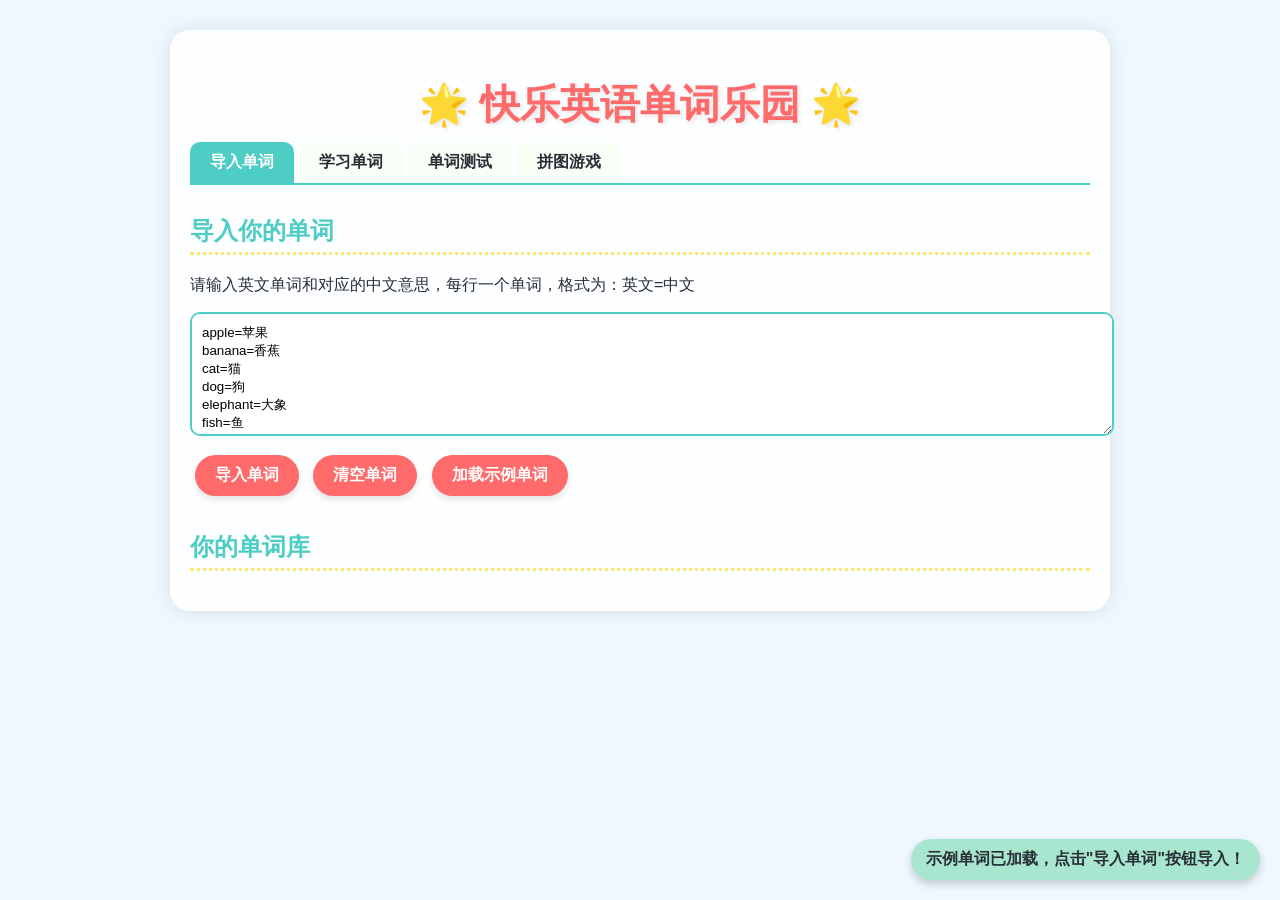
<file: dancileyuan.html>
<!DOCTYPE html>
<html lang="zh-CN">
<head>
    <meta charset="UTF-8">
    <meta name="viewport" content="width=device-width, initial-scale=1.0">
    <title>快乐英语单词乐园</title>
    <style>
        :root {
            --primary-color: #FF6B6B;
            --secondary-color: #4ECDC4;
            --accent-color: #FFE66D;
            --dark-color: #292F36;
            --light-color: #F7FFF7;
        }
        
        body {
            font-family: 'Comic Sans MS', 'Marker Felt', '微软雅黑', sans-serif;
            background-color: #F0F8FF;
            margin: 0;
            padding: 0;
            color: var(--dark-color);
            background-image: url('https://img.freepik.com/free-vector/hand-drawn-school-background_23-2149464866.jpg?w=1380&t=st=1698765432~exp=1698766032~hmac=...');
            background-size: cover;
            background-attachment: fixed;
            background-position: center;
        }
        
        .container {
            max-width: 900px;
            margin: 0 auto;
            padding: 20px;
            background-color: rgba(255, 255, 255, 0.9);
            border-radius: 20px;
            box-shadow: 0 0 20px rgba(0, 0, 0, 0.1);
            margin-top: 30px;
            margin-bottom: 30px;
        }
        
        h1 {
            color: var(--primary-color);
            text-align: center;
            font-size: 2.5rem;
            margin-bottom: 10px;
            text-shadow: 2px 2px 4px rgba(0, 0, 0, 0.1);
            animation: bounce 2s infinite;
        }
        
        h2 {
            color: var(--secondary-color);
            border-bottom: 3px dotted var(--accent-color);
            padding-bottom: 5px;
            margin-top: 30px;
        }
        
        .tab-container {
            display: flex;
            margin-bottom: 20px;
            border-bottom: 2px solid var(--secondary-color);
        }
        
        .tab {
            padding: 10px 20px;
            cursor: pointer;
            background-color: var(--light-color);
            border-radius: 10px 10px 0 0;
            margin-right: 5px;
            font-weight: bold;
            transition: all 0.3s;
        }
        
        .tab.active {
            background-color: var(--secondary-color);
            color: white;
        }
        
        .tab:hover {
            background-color: var(--accent-color);
        }
        
        .tab-content {
            display: none;
        }
        
        .tab-content.active {
            display: block;
            animation: fadeIn 0.5s;
        }
        
        textarea {
            width: 100%;
            height: 100px;
            padding: 10px;
            border-radius: 10px;
            border: 2px solid var(--secondary-color);
            font-family: inherit;
            margin-bottom: 10px;
            resize: vertical;
        }
        
        button {
            background-color: var(--primary-color);
            color: white;
            border: none;
            padding: 10px 20px;
            border-radius: 50px;
            cursor: pointer;
            font-size: 1rem;
            font-weight: bold;
            margin: 5px;
            transition: all 0.3s;
            box-shadow: 0 4px 6px rgba(0, 0, 0, 0.1);
        }
        
        button:hover {
            background-color: #FF8E8E;
            transform: translateY(-2px);
            box-shadow: 0 6px 8px rgba(0, 0, 0, 0.15);
        }
        
        button:active {
            transform: translateY(0);
        }
        
        .word-list {
            display: flex;
            flex-wrap: wrap;
            gap: 10px;
            margin-top: 20px;
        }
        
        .word-card {
            background-color: white;
            border-radius: 10px;
            padding: 15px;
            width: calc(33% - 20px);
            box-shadow: 0 4px 8px rgba(0, 0, 0, 0.1);
            transition: all 0.3s;
            position: relative;
            overflow: hidden;
        }
        
        .word-card:hover {
            transform: translateY(-5px);
            box-shadow: 0 8px 16px rgba(0, 0, 0, 0.15);
        }
        
        .word-card::after {
            content: '';
            position: absolute;
            top: 0;
            left: 0;
            width: 100%;
            height: 5px;
            background: linear-gradient(90deg, var(--primary-color), var(--secondary-color));
        }
        
        .word-card h3 {
            color: var(--primary-color);
            margin-top: 0;
        }
        
        .word-card p {
            color: var(--dark-color);
            margin-bottom: 0;
        }
        
        .quiz-container {
            background-color: white;
            border-radius: 15px;
            padding: 20px;
            box-shadow: 0 4px 8px rgba(0, 0, 0, 0.1);
            margin-top: 20px;
        }
        
        .quiz-question {
            font-size: 1.5rem;
            margin-bottom: 20px;
            color: var(--dark-color);
            text-align: center;
        }
        
        .quiz-options {
            display: grid;
            grid-template-columns: repeat(2, 1fr);
            gap: 10px;
        }
        
        .quiz-option {
            background-color: var(--light-color);
            border: 2px solid var(--secondary-color);
            border-radius: 10px;
            padding: 15px;
            cursor: pointer;
            transition: all 0.3s;
            text-align: center;
            font-size: 1.1rem;
        }
        
        .quiz-option:hover {
            background-color: var(--accent-color);
            transform: scale(1.02);
        }
        
        .quiz-option.correct {
            background-color: #A8E6CF;
            border-color: #4CAF50;
            animation: pulse 0.5s;
        }
        
        .quiz-option.incorrect {
            background-color: #FFAAA5;
            border-color: #FF5252;
        }
        
        .progress-container {
            width: 100%;
            background-color: #e0e0e0;
            border-radius: 10px;
            margin: 20px 0;
            height: 20px;
            overflow: hidden;
        }
        
        .progress-bar {
            height: 100%;
            background: linear-gradient(90deg, var(--primary-color), var(--secondary-color));
            width: 0%;
            transition: width 0.3s;
            border-radius: 10px;
        }
        
        .feedback {
            text-align: center;
            margin-top: 20px;
            font-size: 1.2rem;
            min-height: 30px;
        }
        
        .positive-feedback {
            color: #4CAF50;
            font-weight: bold;
            animation: celebrate 1s;
        }
        
        .encouragement {
            position: fixed;
            bottom: 20px;
            right: 20px;
            background-color: var(--accent-color);
            padding: 10px 15px;
            border-radius: 50px;
            box-shadow: 0 4px 8px rgba(0, 0, 0, 0.2);
            font-weight: bold;
            opacity: 0;
            transition: opacity 0.3s;
            z-index: 100;
        }
        
        .jigsaw-container {
            display: grid;
            grid-template-columns: repeat(3, 1fr);
            gap: 10px;
            margin-top: 20px;
        }
        
        .jigsaw-piece {
            background-color: white;
            border: 2px dashed var(--secondary-color);
            border-radius: 10px;
            padding: 15px;
            text-align: center;
            cursor: pointer;
            transition: all 0.3s;
            height: 80px;
            display: flex;
            align-items: center;
            justify-content: center;
        }
        
        .jigsaw-piece:hover {
            background-color: var(--accent-color);
        }
        
        .jigsaw-piece.matched {
            background-color: #A8E6CF;
            border-style: solid;
            border-color: #4CAF50;
        }
        
        .difficulty-selector {
            margin: 20px 0;
            text-align: center;
        }
        
        .difficulty-btn {
            background-color: var(--light-color);
            color: var(--dark-color);
        }
        
        .difficulty-btn.active {
            background-color: var(--secondary-color);
            color: white;
        }
        
        @keyframes bounce {
            0%, 20%, 50%, 80%, 100% {transform: translateY(0);}
            40% {transform: translateY(-20px);}
            60% {transform: translateY(-10px);}
        }
        
        @keyframes fadeIn {
            from {opacity: 0;}
            to {opacity: 1;}
        }
        
        @keyframes pulse {
            0% {transform: scale(1);}
            50% {transform: scale(1.05);}
            100% {transform: scale(1);}
        }
        
        @keyframes celebrate {
            0% {transform: scale(1);}
            25% {transform: scale(1.2) rotate(5deg);}
            50% {transform: scale(1.1) rotate(-5deg);}
            75% {transform: scale(1.2) rotate(5deg);}
            100% {transform: scale(1) rotate(0deg);}
        }
        
        @keyframes confetti {
            0% {transform: translateY(0) rotate(0deg); opacity: 1;}
            100% {transform: translateY(100vh) rotate(360deg); opacity: 0;}
        }
        
        .confetti {
            position: fixed;
            width: 10px;
            height: 10px;
            background-color: var(--primary-color);
            opacity: 0;
            z-index: 99;
            animation: confetti 3s ease-out;
        }
        
        .star {
            color: gold;
            font-size: 1.5rem;
            margin: 0 2px;
            animation: pulse 1s infinite alternate;
        }
        
        .difficulty-stars {
            display: inline-block;
            margin-left: 10px;
        }
        
        .word-difficulty {
            font-size: 0.8rem;
            color: #777;
            margin-top: 5px;
        }
        
        .difficulty-1 { color: #4CAF50; }
        .difficulty-2 { color: #FFC107; }
        .difficulty-3 { color: #FF9800; }
        .difficulty-4 { color: #FF5722; }
        .difficulty-5 { color: #F44336; }
        
        @media (max-width: 768px) {
            .word-card {
                width: calc(50% - 15px);
            }
            
            .quiz-options {
                grid-template-columns: 1fr;
            }
            
            .jigsaw-container {
                grid-template-columns: repeat(2, 1fr);
            }
        }
        
        @media (max-width: 480px) {
            .word-card {
                width: 100%;
            }
            
            .jigsaw-container {
                grid-template-columns: 1fr;
            }
        }
    </style>
</head>
<body>
    <div class="container">
        <h1>🌟 快乐英语单词乐园 🌟</h1>
        
        <div class="tab-container">
            <div class="tab active" onclick="openTab('import-tab')">导入单词</div>
            <div class="tab" onclick="openTab('learn-tab')">学习单词</div>
            <div class="tab" onclick="openTab('quiz-tab')">单词测试</div>
            <div class="tab" onclick="openTab('jigsaw-tab')">拼图游戏</div>
        </div>
        
        <!-- 导入单词标签页 -->
        <div id="import-tab" class="tab-content active">
            <h2>导入你的单词</h2>
            <p>请输入英文单词和对应的中文意思，每行一个单词，格式为：英文=中文</p>
            <textarea id="word-input" placeholder="例如：
apple=苹果
banana=香蕉
cat=猫"></textarea>
            <button onclick="importWords()">导入单词</button>
            <button onclick="clearWords()">清空单词</button>
            <button onclick="loadSampleWords()">加载示例单词</button>
            
            <h2>你的单词库</h2>
            <div id="word-list" class="word-list"></div>
        </div>
        
        <!-- 学习单词标签页 -->
        <div id="learn-tab" class="tab-content">
            <h2>学习单词</h2>
            <div id="learn-container">
                <p>请先导入一些单词开始学习！</p>
            </div>
            <button id="next-word-btn" style="display: none;" onclick="showNextWord()">下一个单词</button>
        </div>
        
        <!-- 单词测试标签页 -->
        <div id="quiz-tab" class="tab-content">
            <h2>单词小测试</h2>
            <div class="difficulty-selector">
                <p>选择测试难度：</p>
                <button class="difficulty-btn active" onclick="setQuizDifficulty('easy')">简单</button>
                <button class="difficulty-btn" onclick="setQuizDifficulty('medium')">中等</button>
                <button class="difficulty-btn" onclick="setQuizDifficulty('hard')">困难</button>
            </div>
            <div id="quiz-container" class="quiz-container" style="display: none;">
                <div class="progress-container">
                    <div id="quiz-progress" class="progress-bar"></div>
                </div>
                <div id="quiz-question" class="quiz-question"></div>
                <div id="quiz-options" class="quiz-options"></div>
                <div id="quiz-feedback" class="feedback"></div>
                <button id="next-question-btn" style="display: none;" onclick="nextQuizQuestion()">继续</button>
            </div>
            <button id="start-quiz-btn" onclick="startQuiz()">开始测试</button>
        </div>
        
        <!-- 拼图游戏标签页 -->
        <div id="jigsaw-tab" class="tab-content">
            <h2>单词拼图</h2>
            <p>将英文单词和对应的中文意思配对起来！</p>
            <div class="difficulty-selector">
                <p>选择拼图数量：</p>
                <button class="difficulty-btn active" onclick="setJigsawDifficulty(6)">6个</button>
                <button class="difficulty-btn" onclick="setJigsawDifficulty(9)">9个</button>
                <button class="difficulty-btn" onclick="setJigsawDifficulty(12)">12个</button>
            </div>
            <div id="jigsaw-container" class="jigsaw-container"></div>
            <button id="start-jigsaw-btn" onclick="startJigsaw()">开始拼图</button>
            <div id="jigsaw-feedback" class="feedback"></div>
        </div>
    </div>
    
    <div id="encouragement" class="encouragement">太棒了！继续加油！</div>
    
    <script>
        // 单词库
        let words = [];
        // 学习模式中的单词索引
        let currentWordIndex = 0;
        // 测试模式中的问题
        let quizQuestions = [];
        let currentQuizQuestion = 0;
        let quizScore = 0;
        let quizDifficulty = 'easy';
        // 拼图游戏
        let jigsawPieces = [];
        let selectedPiece = null;
        let matchedPairs = 0;
        let jigsawDifficulty = 6;
        // 单词难度记录
        let wordDifficulties = {};
        
        // 打开标签页
        function openTab(tabId) {
            // 隐藏所有标签内容
            document.querySelectorAll('.tab-content').forEach(tab => {
                tab.classList.remove('active');
            });
            
            // 取消所有标签的活动状态
            document.querySelectorAll('.tab').forEach(tab => {
                tab.classList.remove('active');
            });
            
            // 显示选中的标签内容
            document.getElementById(tabId).classList.add('active');
            
            // 设置选中的标签为活动状态
            event.currentTarget.classList.add('active');
            
            // 如果切换到学习标签，初始化学习模式
            if (tabId === 'learn-tab' && words.length > 0) {
                showWordToLearn();
            }
        }
        
        // 导入单词
        function importWords() {
            const input = document.getElementById('word-input').value.trim();
            if (!input) {
                showEncouragement('请输入一些单词！', false);
                return;
            }
            
            const lines = input.split('\n');
            const newWords = [];
            
            lines.forEach(line => {
                line = line.trim();
                if (line.includes('=')) {
                    const parts = line.split('=');
                    if (parts.length >= 2) {
                        const english = parts[0].trim();
                        const chinese = parts[1].trim();
                        if (english && chinese) {
                            newWords.push({ english, chinese });
                            
                            // 初始化单词难度
                            const key = `${english}-${chinese}`;
                            if (!wordDifficulties[key]) {
                                wordDifficulties[key] = 1; // 默认难度为1
                            }
                        }
                    }
                }
            });
            
            if (newWords.length > 0) {
                words = [...words, ...newWords];
                updateWordList();
                showEncouragement(`成功导入 ${newWords.length} 个单词！`, true);
                
                // 如果当前在学习标签页，显示第一个单词
                if (document.getElementById('learn-tab').classList.contains('active')) {
                    showWordToLearn();
                }
            } else {
                showEncouragement('没有找到有效的单词格式！', false);
            }
        }
        
        // 清空单词
        function clearWords() {
            words = [];
            wordDifficulties = {};
            updateWordList();
            document.getElementById('word-input').value = '';
            showEncouragement('单词库已清空！', false);
        }
        
        // 加载示例单词
        function loadSampleWords() {
            const sampleWords = `apple=苹果
banana=香蕉
cat=猫
dog=狗
elephant=大象
fish=鱼
giraffe=长颈鹿
house=房子
ice cream=冰淇淋
juice=果汁
kite=风筝
lion=狮子
monkey=猴子
nose=鼻子
orange=橙子
panda=熊猫
queen=女王
rabbit=兔子
sun=太阳
tiger=老虎
umbrella=雨伞
vegetable=蔬菜
watermelon=西瓜
xylophone=木琴
yellow=黄色
zebra=斑马`;
            
            document.getElementById('word-input').value = sampleWords;
            showEncouragement('示例单词已加载，点击"导入单词"按钮导入！', true);
        }
        
        // 更新单词列表显示
        function updateWordList() {
            const wordListElement = document.getElementById('word-list');
            wordListElement.innerHTML = '';
            
            if (words.length === 0) {
                wordListElement.innerHTML = '<p>还没有单词，请先导入一些单词吧！</p>';
                return;
            }
            
            words.forEach((word, index) => {
                const key = `${word.english}-${word.chinese}`;
                const difficulty = wordDifficulties[key] || 1;
                
                const card = document.createElement('div');
                card.className = 'word-card';
                card.innerHTML = `
                    <h3>${word.english}</h3>
                    <p>${word.chinese}</p>
                    <div class="word-difficulty">
                        难度: <span class="difficulty-${difficulty}">${getDifficultyStars(difficulty)}</span>
                    </div>
                    <button onclick="removeWord(${index})" style="padding: 5px 10px; font-size: 0.8rem; margin-top: 10px;">删除</button>
                `;
                wordListElement.appendChild(card);
            });
        }
        
        // 获取难度星级显示
        function getDifficultyStars(difficulty) {
            let stars = '';
            for (let i = 0; i < 5; i++) {
                if (i < difficulty) {
                    stars += '<span class="star">★</span>';
                } else {
                    stars += '<span class="star">☆</span>';
                }
            }
            return stars;
        }
        
        // 删除单词
        function removeWord(index) {
            const removedWord = words[index];
            const key = `${removedWord.english}-${removedWord.chinese}`;
            delete wordDifficulties[key];
            
            words.splice(index, 1);
            updateWordList();
            showEncouragement('单词已删除！', false);
        }
        
        // 显示鼓励语句
        function showEncouragement(message, isPositive) {
            const encouragement = document.getElementById('encouragement');
            encouragement.textContent = message;
            encouragement.style.opacity = '1';
            
            if (isPositive) {
                encouragement.style.backgroundColor = '#A8E6CF';
                createConfetti();
            } else {
                encouragement.style.backgroundColor = '#FFD3B6';
            }
            
            setTimeout(() => {
                encouragement.style.opacity = '0';
            }, 2000);
        }
        
        // 创建庆祝彩花
        function createConfetti() {
            for (let i = 0; i < 50; i++) {
                const confetti = document.createElement('div');
                confetti.className = 'confetti';
                confetti.style.left = Math.random() * 100 + 'vw';
                confetti.style.backgroundColor = getRandomColor();
                confetti.style.width = Math.random() * 10 + 5 + 'px';
                confetti.style.height = Math.random() * 10 + 5 + 'px';
                confetti.style.animationDelay = Math.random() * 0.5 + 's';
                document.body.appendChild(confetti);
                
                setTimeout(() => {
                    confetti.remove();
                }, 3000);
            }
        }
        
        // 获取随机颜色
        function getRandomColor() {
            const colors = ['#FF6B6B', '#4ECDC4', '#FFE66D', '#A8E6CF', '#DCE2C8', '#F7C1BB'];
            return colors[Math.floor(Math.random() * colors.length)];
        }
        
        // 学习模式 - 显示单词
        function showWordToLearn() {
            if (words.length === 0) {
                document.getElementById('learn-container').innerHTML = '<p>请先导入一些单词开始学习！</p>';
                document.getElementById('next-word-btn').style.display = 'none';
                return;
            }
            
            // 根据单词难度排序，优先显示难度高的单词
            const sortedWords = [...words].sort((a, b) => {
                const keyA = `${a.english}-${a.chinese}`;
                const keyB = `${b.english}-${b.chinese}`;
                return (wordDifficulties[keyB] || 1) - (wordDifficulties[keyA] || 1);
            });
            
            // 循环显示单词
            if (currentWordIndex >= sortedWords.length) {
                currentWordIndex = 0;
            }
            
            const word = sortedWords[currentWordIndex];
            const key = `${word.english}-${word.chinese}`;
            const difficulty = wordDifficulties[key] || 1;
            
            // 随机决定显示英文还是中文
            const showEnglishFirst = Math.random() > 0.5;
            
            document.getElementById('learn-container').innerHTML = `
                <div style="text-align: center;">
                    <h2 style="font-size: 2.5rem; color: ${showEnglishFirst ? '#FF6B6B' : '#4ECDC4'}; margin-bottom: 10px;">
                        ${showEnglishFirst ? word.english : word.chinese}
                    </h2>
                    <div style="margin: 20px 0;">
                        <button onclick="revealTranslation()" style="font-size: 1.2rem;">显示${showEnglishFirst ? '中文' : '英文'}</button>
                    </div>
                    <div id="translation" style="display: none;">
                        <h2 style="font-size: 2.5rem; color: ${showEnglishFirst ? '#4ECDC4' : '#FF6B6B'};">
                            ${showEnglishFirst ? word.chinese : word.english}
                        </h2>
                        <div style="margin-top: 20px;">
                            <p>这个单词对你来说：</p>
                            <button onclick="rateDifficulty('${key}', 1)" style="background-color: #A8E6CF;">很简单</button>
                            <button onclick="rateDifficulty('${key}', 3)" style="background-color: #FFD3B6;">有点难</button>
                            <button onclick="rateDifficulty('${key}', 5)" style="background-color: #FFAAA5;">非常难</button>
                        </div>
                    </div>
                    <div class="difficulty-stars">
                        ${getDifficultyStars(difficulty)}
                    </div>
                </div>
            `;
            
            document.getElementById('next-word-btn').style.display = 'none';
        }
        
        // 显示翻译
        function revealTranslation() {
            document.getElementById('translation').style.display = 'block';
            document.getElementById('next-word-btn').style.display = 'inline-block';
        }
        
        // 评价单词难度
        function rateDifficulty(key, rating) {
            wordDifficulties[key] = rating;
            updateWordList();
            showNextWord();
        }
        
        // 显示下一个单词
        function showNextWord() {
            currentWordIndex++;
            showWordToLearn();
        }
        
        // 设置测试难度
        function setQuizDifficulty(difficulty) {
            quizDifficulty = difficulty;
            
            document.querySelectorAll('.difficulty-btn').forEach(btn => {
                btn.classList.remove('active');
            });
            
            event.currentTarget.classList.add('active');
        }
        
        // 开始测试
        function startQuiz() {
            if (words.length < 4) {
                showEncouragement('至少需要4个单词才能开始测试！', false);
                return;
            }
            
            // 根据难度选择测试单词
            let quizWords = [];
            if (quizDifficulty === 'easy') {
                // 选择难度1-2的单词
                quizWords = words.filter(word => {
                    const key = `${word.english}-${word.chinese}`;
                    return (wordDifficulties[key] || 1) <= 2;
                });
                
                if (quizWords.length < 4) {
                    quizWords = [...words]; // 如果没有足够简单单词，使用所有单词
                }
            } else if (quizDifficulty === 'medium') {
                // 选择难度2-4的单词
                quizWords = words.filter(word => {
                    const key = `${word.english}-${word.chinese}`;
                    const difficulty = wordDifficulties[key] || 1;
                    return difficulty >= 2 && difficulty <= 4;
                });
                
                if (quizWords.length < 4) {
                    quizWords = [...words]; // 如果没有足够中等单词，使用所有单词
                }
            } else {
                // 困难模式 - 选择难度3-5的单词
                quizWords = words.filter(word => {
                    const key = `${word.english}-${word.chinese}`;
                    return (wordDifficulties[key] || 1) >= 3;
                });
                
                if (quizWords.length < 4) {
                    quizWords = [...words]; // 如果没有足够困难单词，使用所有单词
                }
            }
            
            // 随机选择10个单词或所有单词（如果少于10个）
            const testSize = Math.min(10, quizWords.length);
            quizQuestions = [];
            
            // 随机选择单词
            const selectedWords = [...quizWords];
            shuffleArray(selectedWords);
            selectedWords.slice(0, testSize).forEach(word => {
                // 随机决定是英译中还是中译英
                const isEnglishToChinese = Math.random() > 0.5;
                
                quizQuestions.push({
                    type: isEnglishToChinese ? 'en-cn' : 'cn-en',
                    question: isEnglishToChinese ? word.english : word.chinese,
                    answer: isEnglishToChinese ? word.chinese : word.english,
                    wordKey: `${word.english}-${word.chinese}`
                });
            });
            
            currentQuizQuestion = 0;
            quizScore = 0;
            showQuizQuestion();
            
            document.getElementById('start-quiz-btn').style.display = 'none';
            document.getElementById('quiz-container').style.display = 'block';
        }
        
        // 显示测试问题
        function showQuizQuestion() {
            if (currentQuizQuestion >= quizQuestions.length) {
                // 测试结束
                const percentage = Math.round((quizScore / quizQuestions.length) * 100);
                let message = `测试完成！你的得分: ${quizScore}/${quizQuestions.length} (${percentage}%) `;
                
                if (percentage >= 80) {
                    message += '🌟 太棒了！你是单词小达人！';
                    showEncouragement('太厉害了！', true);
                } else if (percentage >= 50) {
                    message += '👍 不错，继续加油！';
                    showEncouragement('做得不错！', true);
                } else {
                    message += '💪 再加把劲，多练习几次！';
                    showEncouragement('不要灰心！', false);
                }
                
                document.getElementById('quiz-container').innerHTML = `
                    <h2 style="text-align: center;">测试结果</h2>
                    <div style="text-align: center; font-size: 1.5rem; margin: 20px 0;">
                        ${message}
                    </div>
                    <div style="text-align: center;">
                        <button onclick="startQuiz()">再试一次</button>
                        <button onclick="location.reload()">返回首页</button>
                    </div>
                `;
                return;
            }
            
            const question = quizQuestions[currentQuizQuestion];
            document.getElementById('quiz-question').textContent = question.question;
            
            // 更新进度条
            document.getElementById('quiz-progress').style.width = 
                `${(currentQuizQuestion / quizQuestions.length) * 100}%`;
            
            // 生成选项
            const options = [question.answer];
            
            // 添加3个错误选项
            while (options.length < 4) {
                let randomWord;
                if (question.type === 'en-cn') {
                    // 英译中，找其他中文意思
                    randomWord = words[Math.floor(Math.random() * words.length)];
                    if (!options.includes(randomWord.chinese)) {
                        options.push(randomWord.chinese);
                    }
                } else {
                    // 中译英，找其他英文单词
                    randomWord = words[Math.floor(Math.random() * words.length)];
                    if (!options.includes(randomWord.english)) {
                        options.push(randomWord.english);
                    }
                }
            }
            
            // 打乱选项顺序
            shuffleArray(options);
            
            // 显示选项
            const optionsElement = document.getElementById('quiz-options');
            optionsElement.innerHTML = '';
            
            options.forEach(option => {
                const optionElement = document.createElement('div');
                optionElement.className = 'quiz-option';
                optionElement.textContent = option;
                optionElement.onclick = () => checkQuizAnswer(option, question.answer, question.wordKey);
                optionsElement.appendChild(optionElement);
            });
            
            document.getElementById('quiz-feedback').textContent = '';
            document.getElementById('next-question-btn').style.display = 'none';
        }
        
        // 检查测试答案
        function checkQuizAnswer(selectedAnswer, correctAnswer, wordKey) {
            const options = document.querySelectorAll('.quiz-option');
            let isCorrect = false;
            
            options.forEach(option => {
                if (option.textContent === correctAnswer) {
                    option.classList.add('correct');
                    if (option.textContent === selectedAnswer) {
                        isCorrect = true;
                        quizScore++;
                        
                        // 如果答对了，降低单词难度
                        if (wordDifficulties[wordKey] > 1) {
                            wordDifficulties[wordKey]--;
                        }
                    }
                } else if (option.textContent === selectedAnswer && selectedAnswer !== correctAnswer) {
                    option.classList.add('incorrect');
                    
                    // 如果答错了，增加单词难度
                    if (wordDifficulties[wordKey] < 5) {
                        wordDifficulties[wordKey]++;
                    }
                }
                
                option.style.pointerEvents = 'none'; // 禁用点击
            });
            
            // 更新单词列表显示
            updateWordList();
            
            // 显示反馈
            const feedbackElement = document.getElementById('quiz-feedback');
            if (isCorrect) {
                feedbackElement.textContent = '✅ 答对了！太棒了！';
                feedbackElement.className = 'feedback positive-feedback';
                showEncouragement(getRandomEncouragement(), true);
            } else {
                feedbackElement.textContent = `❌ 答错了！正确答案是: ${correctAnswer}`;
                feedbackElement.className = 'feedback';
                showEncouragement(getRandomMotivation(), false);
            }
            
            document.getElementById('next-question-btn').style.display = 'inline-block';
        }
        
        // 获取随机鼓励语句
        function getRandomEncouragement() {
            const encouragements = [
                '太棒了！',
                '你真聪明！',
                '做得好！',
                '继续加油！',
                '你是单词小达人！',
                '完美！',
                '厉害！',
                '哇塞！',
                '惊人的记忆力！',
                '保持这个状态！'
            ];
            return encouragements[Math.floor(Math.random() * encouragements.length)];
        }
        
        // 获取随机激励语句
        function getRandomMotivation() {
            const motivations = [
                '不要灰心！',
                '再试一次！',
                '下次会更好！',
                '错误是学习的机会！',
                '加油！',
                '你可以的！',
                '坚持就是胜利！',
                '多练习几次！',
                '熟能生巧！',
                '慢慢来，别着急！'
            ];
            return motivations[Math.floor(Math.random() * motivations.length)];
        }
        
        // 下一个测试问题
        function nextQuizQuestion() {
            currentQuizQuestion++;
            showQuizQuestion();
        }
        
        // 设置拼图难度
        function setJigsawDifficulty(difficulty) {
            jigsawDifficulty = difficulty;
            
            document.querySelectorAll('#jigsaw-tab .difficulty-btn').forEach(btn => {
                btn.classList.remove('active');
            });
            
            event.currentTarget.classList.add('active');
        }
        
        // 开始拼图游戏
        function startJigsaw() {
            if (words.length < jigsawDifficulty / 2) {
                showEncouragement(`至少需要 ${Math.ceil(jigsawDifficulty / 2)} 个单词才能开始拼图！`, false);
                return;
            }
            
            // 根据难度选择单词
            let jigsawWords = [];
            if (jigsawDifficulty === 6) {
                // 简单模式 - 选择难度1-2的单词
                jigsawWords = words.filter(word => {
                    const key = `${word.english}-${word.chinese}`;
                    return (wordDifficulties[key] || 1) <= 2;
                });
                
                if (jigsawWords.length < 3) {
                    jigsawWords = [...words]; // 如果没有足够简单单词，使用所有单词
                }
            } else if (jigsawDifficulty === 9) {
                // 中等模式 - 选择难度2-4的单词
                jigsawWords = words.filter(word => {
                    const key = `${word.english}-${word.chinese}`;
                    const difficulty = wordDifficulties[key] || 1;
                    return difficulty >= 2 && difficulty <= 4;
                });
                
                if (jigsawWords.length < 5) {
                    jigsawWords = [...words]; // 如果没有足够中等单词，使用所有单词
                }
            } else {
                // 困难模式 - 选择难度3-5的单词
                jigsawWords = words.filter(word => {
                    const key = `${word.english}-${word.chinese}`;
                    return (wordDifficulties[key] || 1) >= 3;
                });
                
                if (jigsawWords.length < 6) {
                    jigsawWords = [...words]; // 如果没有足够困难单词，使用所有单词
                }
            }
            
            // 随机选择单词
            const selectedWords = [...jigsawWords];
            shuffleArray(selectedWords);
            selectedWords.splice(jigsawDifficulty / 2); // 只保留需要的数量
            
            // 创建拼图块
            jigsawPieces = [];
            selectedWords.forEach(word => {
                jigsawPieces.push({
                    type: 'english',
                    content: word.english,
                    pair: word.chinese,
                    matched: false
                });
                
                jigsawPieces.push({
                    type: 'chinese',
                    content: word.chinese,
                    pair: word.english,
                    matched: false
                });
            });
            
            // 打乱拼图块顺序
            shuffleArray(jigsawPieces);
            
            // 显示拼图块
            renderJigsawPieces();
            
            selectedPiece = null;
            matchedPairs = 0;
            document.getElementById('jigsaw-feedback').textContent = '';
            document.getElementById('start-jigsaw-btn').style.display = 'none';
        }
        
        // 渲染拼图块
        function renderJigsawPieces() {
            const container = document.getElementById('jigsaw-container');
            container.innerHTML = '';
            
            // 设置网格列数
            if (jigsawDifficulty === 6) {
                container.style.gridTemplateColumns = 'repeat(3, 1fr)';
            } else if (jigsawDifficulty === 9) {
                container.style.gridTemplateColumns = 'repeat(3, 1fr)';
            } else {
                container.style.gridTemplateColumns = 'repeat(4, 1fr)';
            }
            
            jigsawPieces.forEach((piece, index) => {
                const pieceElement = document.createElement('div');
                pieceElement.className = 'jigsaw-piece';
                if (piece.matched) {
                    pieceElement.classList.add('matched');
                }
                pieceElement.textContent = piece.content;
                pieceElement.onclick = () => selectJigsawPiece(index);
                container.appendChild(pieceElement);
            });
        }
        
        // 选择拼图块
        function selectJigsawPiece(index) {
            const piece = jigsawPieces[index];
            
            // 如果已经匹配或是同一块，则忽略
            if (piece.matched || selectedPiece === index) {
                return;
            }
            
            // 如果没有选中的块，选中当前块
            if (selectedPiece === null) {
                selectedPiece = index;
                document.querySelectorAll('.jigsaw-piece')[index].style.backgroundColor = '#FFE66D';
                return;
            }
            
            // 检查是否匹配
            const firstPiece = jigsawPieces[selectedPiece];
            
            if ((firstPiece.type === 'english' && piece.type === 'chinese' && firstPiece.pair === piece.content) ||
                (firstPiece.type === 'chinese' && piece.type === 'english' && firstPiece.pair === piece.content)) {
                // 匹配成功
                jigsawPieces[selectedPiece].matched = true;
                jigsawPieces[index].matched = true;
                matchedPairs++;
                
                // 更新单词难度（降低难度）
                const english = firstPiece.type === 'english' ? firstPiece.content : piece.content;
                const chinese = firstPiece.type === 'chinese' ? firstPiece.content : piece.content;
                const key = `${english}-${chinese}`;
                
                if (wordDifficulties[key] > 1) {
                    wordDifficulties[key]--;
                }
                
                // 更新单词列表显示
                updateWordList();
                
                // 显示反馈
                document.getElementById('jigsaw-feedback').textContent = '✅ 匹配成功！';
                document.getElementById('jigsaw-feedback').className = 'feedback positive-feedback';
                showEncouragement(getRandomEncouragement(), true);
                
                // 检查游戏是否结束
                if (matchedPairs === jigsawDifficulty / 2) {
                    setTimeout(() => {
                        document.getElementById('jigsaw-feedback').innerHTML = '🎉 恭喜你完成了拼图游戏！';
                        document.getElementById('start-jigsaw-btn').style.display = 'inline-block';
                        document.getElementById('start-jigsaw-btn').textContent = '再玩一次';
                        createConfetti();
                    }, 500);
                }
            } else {
                // 匹配失败
                document.getElementById('jigsaw-feedback').textContent = '❌ 不匹配，再试一次！';
                document.getElementById('jigsaw-feedback').className = 'feedback';
                showEncouragement(getRandomMotivation(), false);
                
                // 增加单词难度
                const english1 = firstPiece.type === 'english' ? firstPiece.content : '';
                const chinese1 = firstPiece.type === 'chinese' ? firstPiece.content : '';
                const english2 = piece.type === 'english' ? piece.content : '';
                const chinese2 = piece.type === 'chinese' ? piece.content : '';
                
                if (english1 && chinese2) {
                    const key = `${english1}-${chinese2}`;
                    if (wordDifficulties[key] < 5) {
                        wordDifficulties[key]++;
                    }
                } else if (chinese1 && english2) {
                    const key = `${english2}-${chinese1}`;
                    if (wordDifficulties[key] < 5) {
                        wordDifficulties[key]++;
                    }
                }
                
                // 更新单词列表显示
                updateWordList();
                
                // 短暂显示不匹配效果
                const pieceElements = document.querySelectorAll('.jigsaw-piece');
                pieceElements[selectedPiece].style.backgroundColor = '#FFAAA5';
                pieceElements[index].style.backgroundColor = '#FFAAA5';
                
                setTimeout(() => {
                    pieceElements[selectedPiece].style.backgroundColor = '';
                    pieceElements[index].style.backgroundColor = '';
                }, 500);
            }
            
            // 重置选中状态
            document.querySelectorAll('.jigsaw-piece')[selectedPiece].style.backgroundColor = '';
            selectedPiece = null;
            
            // 重新渲染拼图块（更新匹配状态）
            renderJigsawPieces();
        }
        
        // 打乱数组顺序
        function shuffleArray(array) {
            for (let i = array.length - 1; i > 0; i--) {
                const j = Math.floor(Math.random() * (i + 1));
                [array[i], array[j]] = [array[j], array[i]];
            }
            return array;
        }
        
        // 页面加载时初始化
        window.onload = function() {
            // 加载示例单词
            loadSampleWords();
        };
    </script>
</body>
</html>
</file>
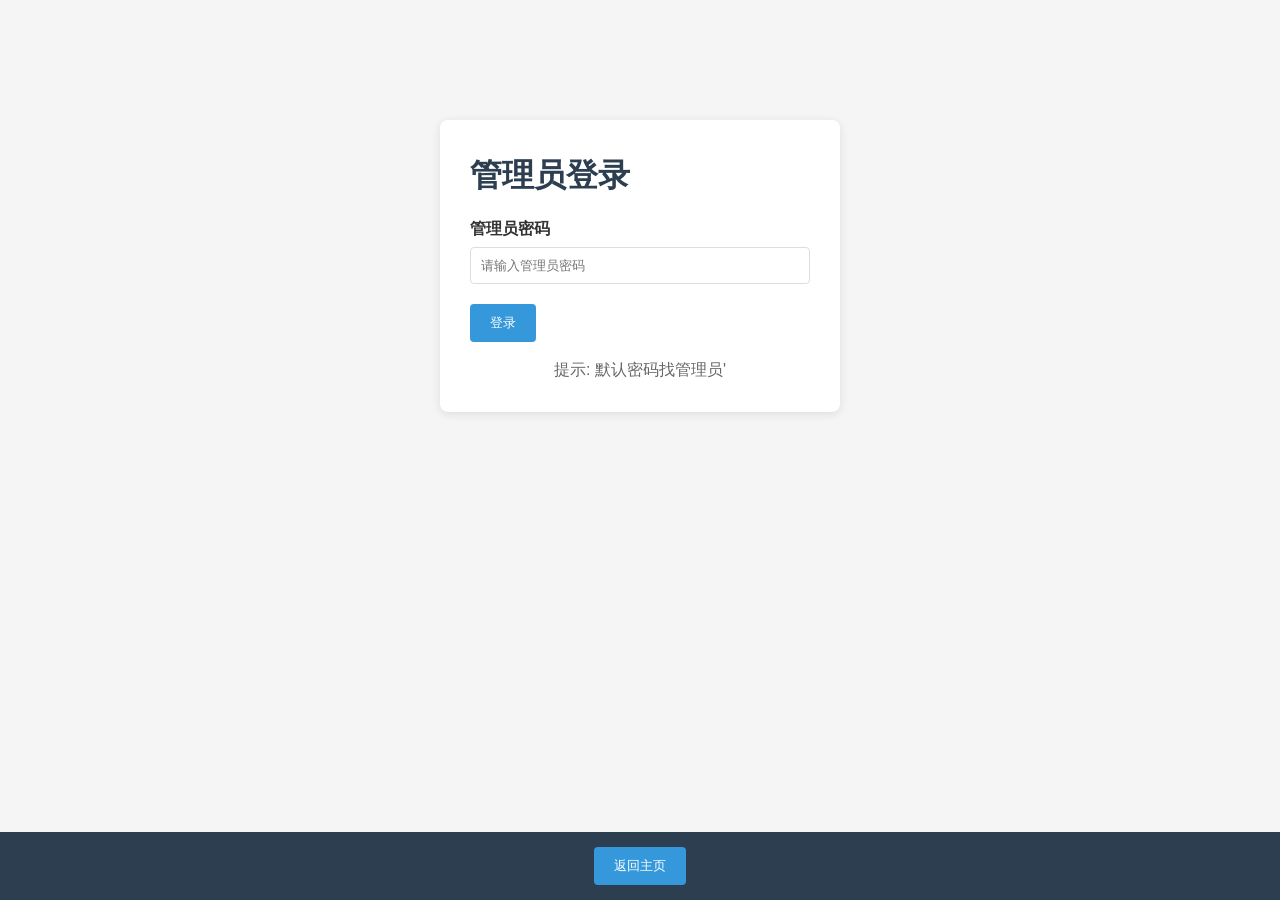
<file: deep.html>
<!DOCTYPE html>
<html lang="zh-CN">
<head>
    <meta charset="UTF-8">
    <meta name="viewport" content="width=device-width, initial-scale=1.0">
    <title>HTML文件上传预览工具</title>
    <style>
        /* 基础样式 */
        * {
            margin: 0;
            padding: 0;
            box-sizing: border-box;
            font-family: 'Arial', sans-serif;
        }
        body {
            background-color: #f5f5f5;
            color: #333;
            line-height: 1.6;
            padding-bottom: 60px; /* 为底部导航留出空间 */
        }
        .container {
            max-width: 1200px;
            margin: 0 auto;
            padding: 20px;
        }
        h1, h2, h3 {
            color: #2c3e50;
            margin-bottom: 15px;
        }
        .btn {
            display: inline-block;
            background-color: #3498db;
            color: white;
            padding: 10px 20px;
            border: none;
            border-radius: 4px;
            cursor: pointer;
            text-decoration: none;
            transition: background-color 0.3s;
        }
        .btn:hover {
            background-color: #2980b9;
        }
        .btn-danger {
            background-color: #e74c3c;
        }
        .btn-danger:hover {
            background-color: #c0392b;
        }
        .btn-secondary {
            background-color: #95a5a6;
        }
        .btn-secondary:hover {
            background-color: #7f8c8d;
        }
        .alert {
            padding: 15px;
            margin-bottom: 20px;
            border-radius: 4px;
        }
        .alert-success {
            background-color: #d4edda;
            color: #155724;
            border: 1px solid #c3e6cb;
        }
        .alert-error {
            background-color: #f8d7da;
            color: #721c24;
            border: 1px solid #f5c6cb;
        }
        .alert-info {
            background-color: #d1ecf1;
            color: #0c5460;
            border: 1px solid #bee5eb;
        }

        /* 登录页面样式 */
        .login-container {
            max-width: 400px;
            margin: 100px auto;
            padding: 30px;
            background-color: white;
            border-radius: 8px;
            box-shadow: 0 2px 10px rgba(0, 0, 0, 0.1);
        }
        .login-form .form-group {
            margin-bottom: 20px;
        }
        .login-form label {
            display: block;
            margin-bottom: 5px;
            font-weight: bold;
        }
        .login-form input {
            width: 100%;
            padding: 10px;
            border: 1px solid #ddd;
            border-radius: 4px;
        }

        /* 上传区域样式 */
        .upload-area {
            border: 2px dashed #ccc;
            border-radius: 8px;
            padding: 40px 20px;
            text-align: center;
            margin-bottom: 30px;
            background-color: white;
            transition: border-color 0.3s;
        }
        .upload-area:hover,
        .upload-area.dragover {
            border-color: #3498db;
        }
        .upload-icon {
            font-size: 50px;
            color: #ccc;
            margin-bottom: 15px;
        }
        .upload-text {
            margin-bottom: 20px;
        }
        .browse-btn {
            margin-top: 10px;
        }
        #file-input {
            display: none;
        }

        /* 文件列表样式 */
        .file-list {
            background-color: white;
            border-radius: 8px;
            box-shadow: 0 2px 5px rgba(0, 0, 0, 0.1);
            overflow: hidden;
            margin-bottom: 30px;
        }
        .file-list-header {
            background-color: #f8f9fa;
            padding: 15px;
            border-bottom: 1px solid #eee;
            font-weight: bold;
        }
        .file-item {
            padding: 15px;
            border-bottom: 1px solid #eee;
            display: flex;
            justify-content: space-between;
            align-items: center;
        }
        .file-item:last-child {
            border-bottom: none;
        }
        .file-info {
            flex: 1;
        }
        .file-name {
            font-weight: bold;
            margin-bottom: 5px;
        }
        .file-meta {
            font-size: 12px;
            color: #666;
        }
        .file_actions {
            display: flex;
            gap: 10px;
        }

        /* 预览页面样式 */
        .preview-container {
            background-color: white;
            border-radius: 8px;
            box-shadow: 0 2px 5px rgba(0, 0, 0, 0.1);
            overflow: hidden;
            margin-bottom: 30px;
        }
        .preview-header {
            background-color: #f8f9fa;
            padding: 15px;
            border-bottom: 1px solid #eee;
            display: flex;
            justify-content: space-between;
            align-items: center;
        }
        .preview-iframe {
            width: 100%;
            height: 600px;
            border: none;
        }
        .file-details {
            padding: 15px;
            background-color: #f8f9fa;
            border-top: 1px solid #eee;
        }
        .detail-item {
            margin-bottom: 10px;
        }
        .detail-label {
            font-weight: bold;
            margin-right: 10px;
        }

        /* 全局导航样式 */
        .footer-nav {
            position: fixed;
            bottom: 0;
            left: 0;
            right: 0;
            background-color: #2c3e50;
            padding: 15px;
            text-align: center;
            z-index: 1000;
        }
        .footer-nav .btn {
            background-color: #3498db;
        }
        .footer-nav .btn:hover {
            background-color: #2980b9;
        }

        /* 模态框样式 */
        .modal {
            display: none;
            position: fixed;
            top: 0;
            left: 0;
            width: 100%;
            height: 100%;
            background-color: rgba(0, 0, 0, 0.5);
            z-index: 2000;
            justify-content: center;
            align-items: center;
        }
        .modal-content {
            background-color: white;
            border-radius: 8px;
            padding: 20px;
            max-width: 500px;
            width: 90%;
        }
        .modal-header {
            margin-bottom: 20px;
            border-bottom: 1px solid #eee;
            padding-bottom: 10px;
        }
        .modal-footer {
            margin-top: 20px;
            display: flex;
            justify-content: flex-end;
            gap: 10px;
        }

        /* 响应式设计 */
        @media (max-width: 768px) {
            .file-item {
                flex-direction: column;
                align-items: flex-start;
            }
            .file_actions {
                margin-top: 15px;
                width: 100%;
                justify-content: space-between;
            }
            .preview-iframe {
                height: 400px;
            }
        }
    </style>
</head>
<body>
    <div class="container" id="app-container">
        <!-- 登录页面 -->
        <div id="login-page" class="login-container">
            <h1>管理员登录</h1>
            <form id="login-form" class="login-form">
                <div class="form-group">
                    <label for="password">管理员密码</label>
                    <input type="password" id="password" placeholder="请输入管理员密码">
                </div>
                <button type="submit" class="btn">登录</button>
            </form>
            <p style="margin-top: 15px; text-align: center; color: #666;">提示: 默认密码找管理员'</p>
        </div>

        <!-- 主页面 -->
        <div id="main-page" style="display: none;">
            <h1>HTML文件上传预览工具</h1>

            <!-- 上传区域 -->
            <div id="upload-area" class="upload-area">
                <div class="upload-icon">📤</div>
                <div class="upload-text">
                    <h3>拖放HTML文件到此处上传</h3>
                    <p>或者</p>
                </div>
                <label for="file-input" class="btn browse-btn">选择文件</label>
                <input type="file" id="file-input" accept=".html">
            </div>

            <!-- 文件列表 -->
            <div id="file-list-container">
                <h2>已上传文件</h2>
                <div id="file-list" class="file-list">
                    <div class="file-list-header">
                        文件名 | 大小 | 上传时间 | 操作
                    </div>
                    <div id="file-list-items"></div>
                </div>
            </div>
        </div>

        <!-- 预览页面 -->
        <div id="preview-page" style="display: none;">
            <h1>文件预览</h1>
            <div class="preview-container">
                <div class="preview-header">
                    <h2 id="preview-file-name"></h2>
                    <div class="file_actions">
                        <button id="rename-btn" class="btn btn-secondary">重命名</button>
                        <button id="delete-btn" class="btn btn-danger">删除</button>
                        <button id="copy-url-btn" class="btn">复制访问链接</button>
                    </div>
                </div>
                <iframe id="preview-iframe" class="preview-iframe"></iframe>
                <div class="file-details">
                    <div class="detail-item">
                        <span class="detail-label">文件大小:</span>
                        <span id="preview-file-size"></span>
                    </div>
                    <div class="detail-item">
                        <span class="detail-label">上传时间:</span>
                        <span id="preview-file-time"></span>
                    </div>
                    <div class="detail-item">
                        <span class="detail-label">直接访问链接:</span>
                        <a id="direct-access-url" target="_blank"></a>
                    </div>
                </div>
            </div>
        </div>
    </div>

    <!-- 重命名模态框 -->
    <div id="rename-modal" class="modal">
        <div class="modal-content">
            <div class="modal-header">
                <h3>重命名文件</h3>
            </div>
            <div class="form-group">
                <label for="new-file-name">新文件名</label>
                <input type="text" id="new-file-name" placeholder="请输入新文件名">
            </div>
            <div class="modal-footer">
                <button id="cancel-rename" class="btn btn-secondary">取消</button>
                <button id="confirm-rename" class="btn">确认</button>
            </div>
        </div>
    </div>

    <!-- 全局导航 -->
    <div class="footer-nav">
        <button id="back-to-home" class="btn">返回主页</button>
    </div>

    <script>
        // DOM元素
        const appContainer = document.getElementById('app-container');
        const loginPage = document.getElementById('login-page');
        const mainPage = document.getElementById('main-page');
        const previewPage = document.getElementById('preview-page');
        const loginForm = document.getElementById('login-form');
        const passwordInput = document.getElementById('password');
        const uploadArea = document.getElementById('upload-area');
        const fileInput = document.getElementById('file-input');
        const fileListItems = document.getElementById('file-list-items');
        const backToHomeBtn = document.getElementById('back-to-home');
        const previewFileName = document.getElementById('preview-file-name');
        const previewFileSize = document.getElementById('preview-file-size');
        const previewFileTime = document.getElementById('preview-file-time');
        const previewIframe = document.getElementById('preview-iframe');
        const renameBtn = document.getElementById('rename-btn');
        const deleteBtn = document.getElementById('delete-btn');
        const copyUrlBtn = document.getElementById('copy-url-btn');
        const directAccessUrl = document.getElementById('direct-access-url');
        const renameModal = document.getElementById('rename-modal');
        const newFileNameInput = document.getElementById('new-file-name');
        const cancelRenameBtn = document.getElementById('cancel-rename');
        const confirmRenameBtn = document.getElementById('confirm-rename');

        // 应用状态
        let files = [];
        let currentFile = null;
        let isAdmin = false;

        // 初始化
        function init() {
            // 检查登录状态
            checkLoginStatus();

            // 加载文件列表
            loadFiles();

            // 处理哈希变化
            handleHashChange();
            window.addEventListener('hashchange', handleHashChange);

            // 设置事件监听
            setupEventListeners();
        }

        // 检查登录状态
        function checkLoginStatus() {
            isAdmin = localStorage.getItem('isAdmin') === 'true';
            if (isAdmin) {
                loginPage.style.display = 'none';
                mainPage.style.display = 'block';
            } else {
                loginPage.style.display = 'block';
                mainPage.style.display = 'none';
                previewPage.style.display = 'none';
            }
        }

        // 加载文件列表
        function loadFiles() {
            const savedFiles = localStorage.getItem('htmlFiles');
            if (savedFiles) {
                files = JSON.parse(savedFiles);
            }
            renderFileList();
        }

        // 保存文件列表
        function saveFiles() {
            localStorage.setItem('htmlFiles', JSON.stringify(files));
            renderFileList();
        }

        // 渲染文件列表
        function renderFileList() {
            if (files.length === 0) {
                fileListItems.innerHTML = '<div class="file-item">暂无上传的文件</div>';
                return;
            }

            fileListItems.innerHTML = '';
            files.forEach(file => {
                const fileItem = document.createElement('div');
                fileItem.className = 'file-item';
                fileItem.innerHTML = `
                    <div class="file-info">
                        <div class="file-name">${file.name}</div>
                        <div class="file-meta">
                            大小: ${formatFileSize(file.size)} | 上传时间: ${new Date(file.timestamp).toLocaleString()}
                        </div>
                    </div>
                    <div class="file_actions">
                        <button class="btn preview-btn" data-id="${file.id}">预览</button>
                        ${isAdmin ? `
                        <button class="btn btn-secondary rename-btn" data-id="${file.id}">重命名</button>
                        <button class="btn btn-danger delete-btn" data-id="${file.id}">删除</button>
                        ` : ''}
                    </div>
                `;
                fileListItems.appendChild(fileItem);
            });

            // 绑定按钮事件
            document.querySelectorAll('.preview-btn').forEach(btn => {
                btn.addEventListener('click', () => {
                    const fileId = btn.getAttribute('data-id');
                    previewFile(fileId);
                });
            });

            if (isAdmin) {
                document.querySelectorAll('.rename-btn').forEach(btn => {
                    btn.addEventListener('click', () => {
                        const fileId = btn.getAttribute('data-id');
                        showRenameModal(fileId);
                    });
                });

                document.querySelectorAll('.delete-btn').forEach(btn => {
                    btn.addEventListener('click', () => {
                        const fileId = btn.getAttribute('data-id');
                        deleteFile(fileId);
                    });
                });
            }
        }

        // 预览文件
        function previewFile(fileId) {
            const file = files.find(f => f.id === fileId);
            if (!file) return;

            currentFile = file;
            previewFileName.textContent = file.name;
            previewFileSize.textContent = formatFileSize(file.size);
            previewFileTime.textContent = new Date(file.timestamp).toLocaleString();

            // 创建Blob URL
            const blob = new Blob([file.content], { type: 'text/html' });
            const url = URL.createObjectURL(blob);
            previewIframe.src = url;

            // 生成直接访问URL
            const directUrl = getDirectAccessUrl(fileId);
            directAccessUrl.href = directUrl;
            directAccessUrl.textContent = directUrl;

            // 显示预览页面
            mainPage.style.display = 'none';
            previewPage.style.display = 'block';

            // 更新URL哈希
            window.location.hash = `#preview/${fileId}`;
        }

        // 生成直接访问URL
        function getDirectAccessUrl(fileId) {
            return `${window.location.origin}${window.location.pathname}#direct/${fileId}`;
        }

        // 处理直接访问
        function handleDirectAccess(fileId) {
            // 确保文件列表已加载
            loadFiles();
            
            // 等待文件加载完成
            setTimeout(() => {
                const file = files.find(f => f.id === fileId);
                if (!file) {
                    showAlert('错误', '找不到指定的文件', 'error');
                    return;
                }

                // 创建一个只包含预览iframe的页面
                appContainer.innerHTML = `
                    <div style="margin: 0; padding: 0; height: 100vh;">
                        <iframe src="" id="direct-preview-iframe" style="width: 100%; height: 100%; border: none;"></iframe>
                    </div>
                `;

                const directPreviewIframe = document.getElementById('direct-preview-iframe');
                const blob = new Blob([file.content], { type: 'text/html' });
                const url = URL.createObjectURL(blob);
                directPreviewIframe.src = url;

                // 隐藏底部导航
                const footerNav = document.querySelector('.footer-nav');
                if (footerNav) {
                    footerNav.style.display = 'none';
                }
            }, 100);
        }

        // 显示重命名模态框
        function showRenameModal(fileId) {
            const file = files.find(f => f.id === fileId);
            if (!file) return;

            currentFile = file;
            newFileNameInput.value = file.name;
            renameModal.style.display = 'flex';
        }

        // 重命名文件
        function renameFile(newName) {
            if (!currentFile) return;

            // 确保文件扩展名为.html
            if (!newName.endsWith('.html')) {
                newName += '.html';
            }

            currentFile.name = newName;
            saveFiles();
            renameModal.style.display = 'none';

            // 如果正在预览该文件，更新预览信息
            if (previewPage.style.display === 'block') {
                previewFileName.textContent = newName;
            }

            showAlert('成功', '文件已重命名', 'success');
        }

        // 删除文件
        function deleteFile(fileId) {
            if (!confirm('确定要删除这个文件吗？')) {
                return;
            }

            files = files.filter(f => f.id !== fileId);
            saveFiles();

            // 如果正在预览该文件，返回主页
            if (previewPage.style.display === 'block' && currentFile && currentFile.id === fileId) {
                backToHome();
            }

            showAlert('成功', '文件已删除', 'success');
        }

        // 处理文件选择
        function handleFileSelect(event) {
            if (!isAdmin) {
                showAlert('错误', '只有管理员可以上传文件', 'error');
                return;
            }

            const file = event.target.files[0];
            if (!file) return;

            // 检查文件类型
            if (file.type !== 'text/html' && !file.name.endsWith('.html')) {
                showAlert('错误', '请上传HTML文件', 'error');
                return;
            }

            // 读取文件内容
            const reader = new FileReader();
            reader.onload = function(e) {
                const fileContent = e.target.result;
                const newFile = {
                    id: generateId(),
                    name: file.name,
                    size: file.size,
                    timestamp: Date.now(),
                    content: fileContent
                };

                files.push(newFile);
                saveFiles();
                showAlert('成功', '文件已上传', 'success');
            };
            reader.readAsText(file);

            // 重置文件输入
            fileInput.value = '';
        }

        // 处理拖放上传
        function handleDragOver(event) {
            event.preventDefault();
            uploadArea.classList.add('dragover');
        }

        function handleDragLeave(event) {
            uploadArea.classList.remove('dragover');
        }

        function handleDrop(event) {
            event.preventDefault();
            uploadArea.classList.remove('dragover');

            if (!isAdmin) {
                showAlert('错误', '只有管理员可以上传文件', 'error');
                return;
            }

            const file = event.dataTransfer.files[0];
            if (!file) return;

            // 检查文件类型
            if (file.type !== 'text/html' && !file.name.endsWith('.html')) {
                showAlert('错误', '请上传HTML文件', 'error');
                return;
            }

            // 读取文件内容
            const reader = new FileReader();
            reader.onload = function(e) {
                const fileContent = e.target.result;
                const newFile = {
                    id: generateId(),
                    name: file.name,
                    size: file.size,
                    timestamp: Date.now(),
                    content: fileContent
                };

                files.push(newFile);
                saveFiles();
                showAlert('成功', '文件已上传', 'success');
            };
            reader.readAsText(file);
        }

        // 处理登录
        function handleLogin(event) {
            event.preventDefault();
            const password = passwordInput.value;

            // 这里只是示例，实际应用中应该使用更安全的方式
            if (password === 'admin987') {
                isAdmin = true;
                localStorage.setItem('isAdmin', 'true');
                loginPage.style.display = 'none';
                mainPage.style.display = 'block';
                showAlert('成功', '登录成功', 'success');
            } else {
                showAlert('错误', '密码不正确', 'error');
            }

            passwordInput.value = '';
        }

        // 处理哈希变化
        function handleHashChange() {
            const hash = window.location.hash;

            if (hash.startsWith('#preview/')) {
                const fileId = hash.substring(9);
                previewFile(fileId);
            } else if (hash.startsWith('#direct/')) {
                const fileId = hash.substring(7);
                handleDirectAccess(fileId);
            } else {
                // 默认为主页
                if (isAdmin) {
                    mainPage.style.display = 'block';
                    previewPage.style.display = 'none';
                }
            }
        }

        // 返回主页
        function backToHome() {
            window.location.hash = '';
            mainPage.style.display = 'block';
            previewPage.style.display = 'none';
        }

        // 复制URL到剪贴板
        function copyUrlToClipboard() {
            if (!currentFile) return;

            const url = getDirectAccessUrl(currentFile.id);
            navigator.clipboard.writeText(url).then(() => {
                showAlert('成功', '访问链接已复制到剪贴板', 'success');
            }).catch(err => {
                showAlert('错误', '无法复制链接，请手动复制', 'error');
            });
        }

        // 设置事件监听
        function setupEventListeners() {
            // 登录表单提交
            loginForm.addEventListener('submit', handleLogin);

            // 文件选择
            fileInput.addEventListener('change', handleFileSelect);

            // 拖放上传
            uploadArea.addEventListener('dragover', handleDragOver);
            uploadArea.addEventListener('dragleave', handleDragLeave);
            uploadArea.addEventListener('drop', handleDrop);

            // 返回主页
            backToHomeBtn.addEventListener('click', backToHome);

            // 预览页面按钮
            renameBtn.addEventListener('click', () => {
                if (currentFile) {
                    showRenameModal(currentFile.id);
                }
            });

            deleteBtn.addEventListener('click', () => {
                if (currentFile && isAdmin) {
                    deleteFile(currentFile.id);
                }
            });

            copyUrlBtn.addEventListener('click', copyUrlToClipboard);

            // 重命名模态框按钮
            cancelRenameBtn.addEventListener('click', () => {
                renameModal.style.display = 'none';
            });

            confirmRenameBtn.addEventListener('click', () => {
                const newName = newFileNameInput.value.trim();
                if (newName) {
                    renameFile(newName);
                } else {
                    showAlert('错误', '文件名不能为空', 'error');
                }
            });
        }

        // 工具函数
        function generateId() {
            return Math.random().toString(36).substring(2, 15) + Math.random().toString(36).substring(2, 15);
        }

        function formatFileSize(bytes) {
            if (bytes < 1024) return bytes + ' B';
            else if (bytes < 1048576) return (bytes / 1024).toFixed(2) + ' KB';
            else return (bytes / 1048576).toFixed(2) + ' MB';
        }

        function showAlert(title, message, type) {
            const alert = document.createElement('div');
            alert.className = 'alert alert-' + type;
            alert.innerHTML = `<strong>${title}:</strong> ${message}`;
            appContainer.insertBefore(alert, appContainer.firstChild);

            // 3秒后移除提示
            setTimeout(() => {
                alert.remove();
            }, 3000);
        }

        // 初始化应用
        init();
    </script>
</body>
</html>
</file>
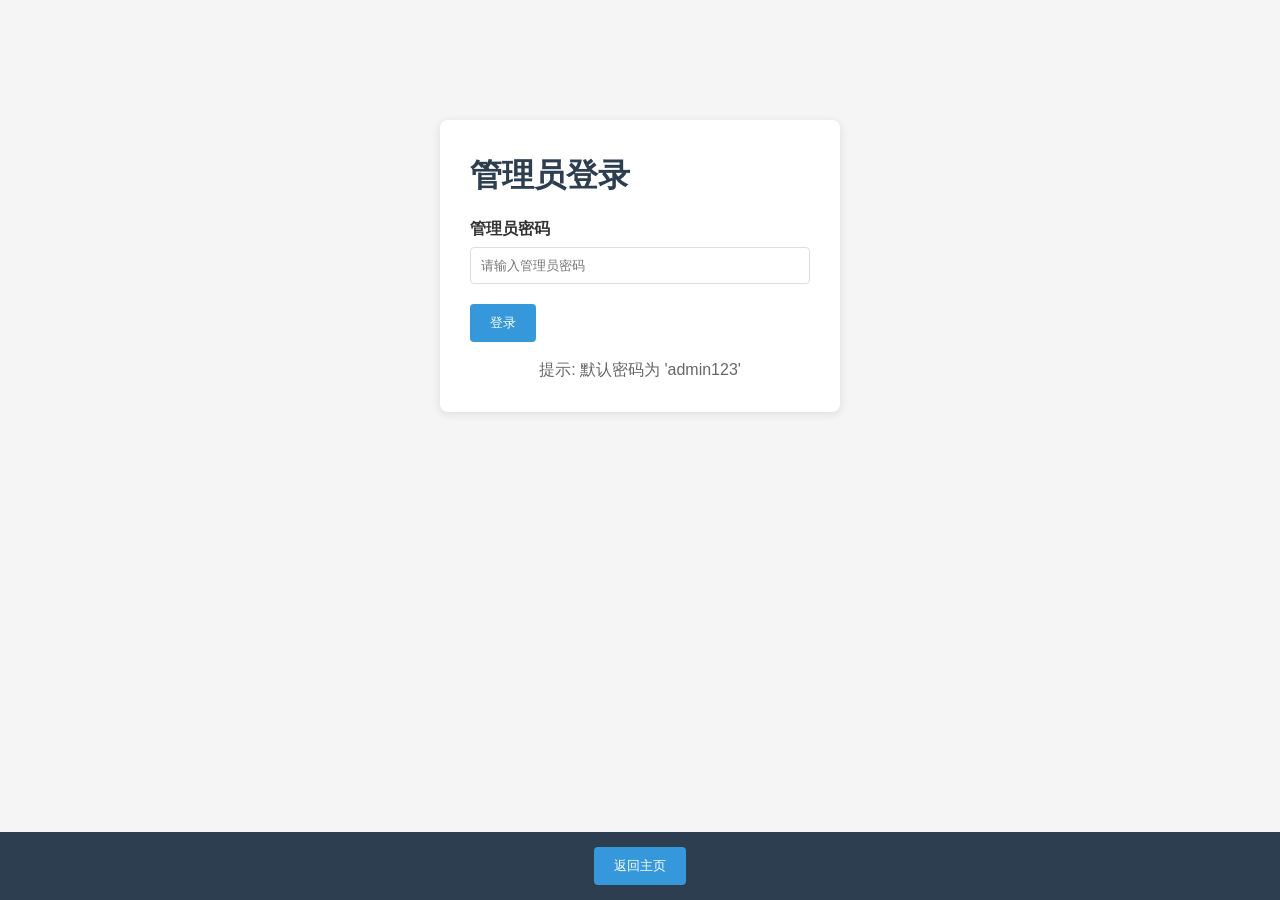
<file: deep2.html>
<!DOCTYPE html>
<html lang="zh-CN">
<head>
    <meta charset="UTF-8">
    <meta name="viewport" content="width=device-width, initial-scale=1.0">
    <title>HTML文件上传预览工具</title>
    <style>
        /* 基础样式 */
        * {
            margin: 0;
            padding: 0;
            box-sizing: border-box;
            font-family: 'Arial', sans-serif;
        }
        body {
            background-color: #f5f5f5;
            color: #333;
            line-height: 1.6;
            padding-bottom: 60px; /* 为底部导航留出空间 */
        }
        .container {
            max-width: 1200px;
            margin: 0 auto;
            padding: 20px;
        }
        h1, h2, h3 {
            color: #2c3e50;
            margin-bottom: 15px;
        }
        .btn {
            display: inline-block;
            background-color: #3498db;
            color: white;
            padding: 10px 20px;
            border: none;
            border-radius: 4px;
            cursor: pointer;
            text-decoration: none;
            transition: background-color 0.3s;
        }
        .btn:hover {
            background-color: #2980b9;
        }
        .btn-danger {
            background-color: #e74c3c;
        }
        .btn-danger:hover {
            background-color: #c0392b;
        }
        .btn-secondary {
            background-color: #95a5a6;
        }
        .btn-secondary:hover {
            background-color: #7f8c8d;
        }
        .alert {
            padding: 15px;
            margin-bottom: 20px;
            border-radius: 4px;
        }
        .alert-success {
            background-color: #d4edda;
            color: #155724;
            border: 1px solid #c3e6cb;
        }
        .alert-error {
            background-color: #f8d7da;
            color: #721c24;
            border: 1px solid #f5c6cb;
        }
        .alert-info {
            background-color: #d1ecf1;
            color: #0c5460;
            border: 1px solid #bee5eb;
        }

        /* 登录页面样式 */
        .login-container {
            max-width: 400px;
            margin: 100px auto;
            padding: 30px;
            background-color: white;
            border-radius: 8px;
            box-shadow: 0 2px 10px rgba(0, 0, 0, 0.1);
        }
        .login-form .form-group {
            margin-bottom: 20px;
        }
        .login-form label {
            display: block;
            margin-bottom: 5px;
            font-weight: bold;
        }
        .login-form input {
            width: 100%;
            padding: 10px;
            border: 1px solid #ddd;
            border-radius: 4px;
        }

        /* 上传区域样式 */
        .upload-area {
            border: 2px dashed #ccc;
            border-radius: 8px;
            padding: 40px 20px;
            text-align: center;
            margin-bottom: 30px;
            background-color: white;
            transition: border-color 0.3s;
        }
        .upload-area:hover,
        .upload-area.dragover {
            border-color: #3498db;
        }
        .upload-icon {
            font-size: 50px;
            color: #ccc;
            margin-bottom: 15px;
        }
        .upload-text {
            margin-bottom: 20px;
        }
        .browse-btn {
            margin-top: 10px;
        }
        #file-input {
            display: none;
        }

        /* 文件列表样式 */
        .file-list {
            background-color: white;
            border-radius: 8px;
            box-shadow: 0 2px 5px rgba(0, 0, 0, 0.1);
            overflow: hidden;
            margin-bottom: 30px;
        }
        .file-list-header {
            background-color: #f8f9fa;
            padding: 15px;
            border-bottom: 1px solid #eee;
            font-weight: bold;
        }
        .file-item {
            padding: 15px;
            border-bottom: 1px solid #eee;
            display: flex;
            justify-content: space-between;
            align-items: center;
        }
        .file-item:last-child {
            border-bottom: none;
        }
        .file-info {
            flex: 1;
        }
        .file-name {
            font-weight: bold;
            margin-bottom: 5px;
        }
        .file-meta {
            font-size: 12px;
            color: #666;
        }
        .file_actions {
            display: flex;
            gap: 10px;
        }

        /* 预览页面样式 */
        .preview-container {
            background-color: white;
            border-radius: 8px;
            box-shadow: 0 2px 5px rgba(0, 0, 0, 0.1);
            overflow: hidden;
            margin-bottom: 30px;
        }
        .preview-header {
            background-color: #f8f9fa;
            padding: 15px;
            border-bottom: 1px solid #eee;
            display: flex;
            justify-content: space-between;
            align-items: center;
        }
        .preview-iframe {
            width: 100%;
            height: 600px;
            border: none;
        }
        .file-details {
            padding: 15px;
            background-color: #f8f9fa;
            border-top: 1px solid #eee;
        }
        .detail-item {
            margin-bottom: 10px;
        }
        .detail-label {
            font-weight: bold;
            margin-right: 10px;
        }

        /* 全局导航样式 */
        .footer-nav {
            position: fixed;
            bottom: 0;
            left: 0;
            right: 0;
            background-color: #2c3e50;
            padding: 15px;
            text-align: center;
            z-index: 1000;
        }
        .footer-nav .btn {
            background-color: #3498db;
        }
        .footer-nav .btn:hover {
            background-color: #2980b9;
        }

        /* 模态框样式 */
        .modal {
            display: none;
            position: fixed;
            top: 0;
            left: 0;
            width: 100%;
            height: 100%;
            background-color: rgba(0, 0, 0, 0.5);
            z-index: 2000;
            justify-content: center;
            align-items: center;
        }
        .modal-content {
            background-color: white;
            border-radius: 8px;
            padding: 20px;
            max-width: 500px;
            width: 90%;
        }
        .modal-header {
            margin-bottom: 20px;
            border-bottom: 1px solid #eee;
            padding-bottom: 10px;
        }
        .modal-footer {
            margin-top: 20px;
            display: flex;
            justify-content: flex-end;
            gap: 10px;
        }

        /* 响应式设计 */
        @media (max-width: 768px) {
            .file-item {
                flex-direction: column;
                align-items: flex-start;
            }
            .file_actions {
                margin-top: 15px;
                width: 100%;
                justify-content: space-between;
            }
            .preview-iframe {
                height: 400px;
            }
        }
    </style>
</head>
<body>
    <div class="container" id="app-container">
        <!-- 登录页面 -->
        <div id="login-page" class="login-container">
            <h1>管理员登录</h1>
            <form id="login-form" class="login-form">
                <div class="form-group">
                    <label for="password">管理员密码</label>
                    <input type="password" id="password" placeholder="请输入管理员密码">
                </div>
                <button type="submit" class="btn">登录</button>
            </form>
            <p style="margin-top: 15px; text-align: center; color: #666;">提示: 默认密码为 'admin123'</p>
        </div>

        <!-- 主页面 -->
        <div id="main-page" style="display: none;">
            <h1>HTML文件上传预览工具</h1>

            <!-- 上传区域 -->
            <div id="upload-area" class="upload-area">
                <div class="upload-icon">📤</div>
                <div class="upload-text">
                    <h3>拖放HTML文件到此处上传</h3>
                    <p>或者</p>
                </div>
                <label for="file-input" class="btn browse-btn">选择文件</label>
                <input type="file" id="file-input" accept=".html">
            </div>

            <!-- 文件列表 -->
            <div id="file-list-container">
                <h2>已上传文件</h2>
                <div id="file-list" class="file-list">
                    <div class="file-list-header">
                        文件名 | 大小 | 上传时间 | 操作
                    </div>
                    <div id="file-list-items"></div>
                </div>
            </div>
        </div>

        <!-- 预览页面 -->
        <div id="preview-page" style="display: none;">
            <h1>文件预览</h1>
            <div class="preview-container">
                <div class="preview-header">
                    <h2 id="preview-file-name"></h2>
                    <div class="file_actions">
                        <button id="rename-btn" class="btn btn-secondary">重命名</button>
                        <button id="delete-btn" class="btn btn-danger">删除</button>
                        <button id="copy-url-btn" class="btn">复制访问链接</button>
                    </div>
                </div>
                <iframe id="preview-iframe" class="preview-iframe"></iframe>
                <div class="file-details">
                    <div class="detail-item">
                        <span class="detail-label">文件大小:</span>
                        <span id="preview-file-size"></span>
                    </div>
                    <div class="detail-item">
                        <span class="detail-label">上传时间:</span>
                        <span id="preview-file-time"></span>
                    </div>
                    <div class="detail-item">
                        <span class="detail-label">直接访问链接:</span>
                        <a id="direct-access-url" target="_blank"></a>
                    </div>
                </div>
            </div>
        </div>
    </div>

    <!-- 重命名模态框 -->
    <div id="rename-modal" class="modal">
        <div class="modal-content">
            <div class="modal-header">
                <h3>重命名文件</h3>
            </div>
            <div class="form-group">
                <label for="new-file-name">新文件名</label>
                <input type="text" id="new-file-name" placeholder="请输入新文件名">
            </div>
            <div class="modal-footer">
                <button id="cancel-rename" class="btn btn-secondary">取消</button>
                <button id="confirm-rename" class="btn">确认</button>
            </div>
        </div>
    </div>

    <!-- 全局导航 -->
    <div class="footer-nav">
        <button id="back-to-home" class="btn">返回主页</button>
    </div>

    <script>
        // DOM元素
        const appContainer = document.getElementById('app-container');
        const loginPage = document.getElementById('login-page');
        const mainPage = document.getElementById('main-page');
        const previewPage = document.getElementById('preview-page');
        const loginForm = document.getElementById('login-form');
        const passwordInput = document.getElementById('password');
        const uploadArea = document.getElementById('upload-area');
        const fileInput = document.getElementById('file-input');
        const fileListItems = document.getElementById('file-list-items');
        const backToHomeBtn = document.getElementById('back-to-home');
        const previewFileName = document.getElementById('preview-file-name');
        const previewFileSize = document.getElementById('preview-file-size');
        const previewFileTime = document.getElementById('preview-file-time');
        const previewIframe = document.getElementById('preview-iframe');
        const renameBtn = document.getElementById('rename-btn');
        const deleteBtn = document.getElementById('delete-btn');
        const copyUrlBtn = document.getElementById('copy-url-btn');
        const directAccessUrl = document.getElementById('direct-access-url');
        const renameModal = document.getElementById('rename-modal');
        const newFileNameInput = document.getElementById('new-file-name');
        const cancelRenameBtn = document.getElementById('cancel-rename');
        const confirmRenameBtn = document.getElementById('confirm-rename');

        // 应用状态
        let files = [];
        let currentFile = null;
        let isAdmin = false;

        // 初始化
        function init() {
            // 检查登录状态
            checkLoginStatus();

            // 加载文件列表
            loadFiles();

            // 处理哈希变化
            handleHashChange();
            window.addEventListener('hashchange', handleHashChange);

            // 设置事件监听
            setupEventListeners();
        }

        // 检查登录状态
        function checkLoginStatus() {
            isAdmin = localStorage.getItem('isAdmin') === 'true';
            if (isAdmin) {
                loginPage.style.display = 'none';
                mainPage.style.display = 'block';
            } else {
                loginPage.style.display = 'block';
                mainPage.style.display = 'none';
                previewPage.style.display = 'none';
            }
        }

        // 加载文件列表
        function loadFiles() {
            const savedFiles = localStorage.getItem('htmlFiles');
            if (savedFiles) {
                files = JSON.parse(savedFiles);
            }
            renderFileList();
        }

        // 保存文件列表
        function saveFiles() {
            localStorage.setItem('htmlFiles', JSON.stringify(files));
            renderFileList();
        }

        // 渲染文件列表
        function renderFileList() {
            if (files.length === 0) {
                fileListItems.innerHTML = '<div class="file-item">暂无上传的文件</div>';
                return;
            }

            fileListItems.innerHTML = '';
            files.forEach(file => {
                const fileItem = document.createElement('div');
                fileItem.className = 'file-item';
                fileItem.innerHTML = `
                    <div class="file-info">
                        <div class="file-name">${file.name}</div>
                        <div class="file-meta">
                            大小: ${formatFileSize(file.size)} | 上传时间: ${new Date(file.timestamp).toLocaleString()}
                        </div>
                    </div>
                    <div class="file_actions">
                        <button class="btn preview-btn" data-id="${file.id}">预览</button>
                        ${isAdmin ? `
                        <button class="btn btn-secondary rename-btn" data-id="${file.id}">重命名</button>
                        <button class="btn btn-danger delete-btn" data-id="${file.id}">删除</button>
                        ` : ''}
                    </div>
                `;
                fileListItems.appendChild(fileItem);
            });

            // 绑定按钮事件
            document.querySelectorAll('.preview-btn').forEach(btn => {
                btn.addEventListener('click', () => {
                    const fileId = btn.getAttribute('data-id');
                    previewFile(fileId);
                });
            });

            if (isAdmin) {
                document.querySelectorAll('.rename-btn').forEach(btn => {
                    btn.addEventListener('click', () => {
                        const fileId = btn.getAttribute('data-id');
                        showRenameModal(fileId);
                    });
                });

                document.querySelectorAll('.delete-btn').forEach(btn => {
                    btn.addEventListener('click', () => {
                        const fileId = btn.getAttribute('data-id');
                        deleteFile(fileId);
                    });
                });
            }
        }

        // 预览文件
        function previewFile(fileId) {
            const file = files.find(f => f.id === fileId);
            if (!file) return;

            currentFile = file;
            previewFileName.textContent = file.name;
            previewFileSize.textContent = formatFileSize(file.size);
            previewFileTime.textContent = new Date(file.timestamp).toLocaleString();

            // 创建Blob URL
            const blob = new Blob([file.content], { type: 'text/html' });
            const url = URL.createObjectURL(blob);
            previewIframe.src = url;

            // 生成直接访问URL
            const directUrl = getDirectAccessUrl(fileId);
            directAccessUrl.href = directUrl;
            directAccessUrl.textContent = directUrl;

            // 显示预览页面
            mainPage.style.display = 'none';
            previewPage.style.display = 'block';

            // 更新URL哈希
            window.location.hash = `#preview/${fileId}`;
        }

        // 生成直接访问URL
        function getDirectAccessUrl(fileId) {
            return `${window.location.origin}${window.location.pathname}#direct/${fileId}`;
        }

        // 处理直接访问
        function handleDirectAccess(fileId) {
            // 确保文件列表已加载
            loadFiles();
            
            // 等待文件加载完成
            setTimeout(() => {
                const file = files.find(f => f.id === fileId);
                if (!file) {
                    showAlert('错误', '找不到指定的文件', 'error');
                    return;
                }

                // 创建一个只包含预览iframe的页面
                appContainer.innerHTML = `
                    <div style="margin: 0; padding: 0; height: 100vh;">
                        <iframe src="" id="direct-preview-iframe" style="width: 100%; height: 100%; border: none;"></iframe>
                    </div>
                `;

                const directPreviewIframe = document.getElementById('direct-preview-iframe');
                const blob = new Blob([file.content], { type: 'text/html' });
                const url = URL.createObjectURL(blob);
                directPreviewIframe.src = url;

                // 隐藏底部导航
                const footerNav = document.querySelector('.footer-nav');
                if (footerNav) {
                    footerNav.style.display = 'none';
                }
            }, 100);
        }

        // 显示重命名模态框
        function showRenameModal(fileId) {
            const file = files.find(f => f.id === fileId);
            if (!file) return;

            currentFile = file;
            newFileNameInput.value = file.name;
            renameModal.style.display = 'flex';
        }

        // 重命名文件
        function renameFile(newName) {
            if (!currentFile) return;

            // 确保文件扩展名为.html
            if (!newName.endsWith('.html')) {
                newName += '.html';
            }

            currentFile.name = newName;
            saveFiles();
            renameModal.style.display = 'none';

            // 如果正在预览该文件，更新预览信息
            if (previewPage.style.display === 'block') {
                previewFileName.textContent = newName;
            }

            showAlert('成功', '文件已重命名', 'success');
        }

        // 删除文件
        function deleteFile(fileId) {
            if (!confirm('确定要删除这个文件吗？')) {
                return;
            }

            files = files.filter(f => f.id !== fileId);
            saveFiles();

            // 如果正在预览该文件，返回主页
            if (previewPage.style.display === 'block' && currentFile && currentFile.id === fileId) {
                backToHome();
            }

            showAlert('成功', '文件已删除', 'success');
        }

        // 处理文件选择
        function handleFileSelect(event) {
            if (!isAdmin) {
                showAlert('错误', '只有管理员可以上传文件', 'error');
                return;
            }

            const file = event.target.files[0];
            if (!file) return;

            // 检查文件类型
            if (file.type !== 'text/html' && !file.name.endsWith('.html')) {
                showAlert('错误', '请上传HTML文件', 'error');
                return;
            }

            // 读取文件内容
            const reader = new FileReader();
            reader.onload = function(e) {
                const fileContent = e.target.result;
                const newFile = {
                    id: generateId(),
                    name: file.name,
                    size: file.size,
                    timestamp: Date.now(),
                    content: fileContent
                };

                files.push(newFile);
                saveFiles();
                showAlert('成功', '文件已上传', 'success');
            };
            reader.readAsText(file);

            // 重置文件输入
            fileInput.value = '';
        }

        // 处理拖放上传
        function handleDragOver(event) {
            event.preventDefault();
            uploadArea.classList.add('dragover');
        }

        function handleDragLeave(event) {
            uploadArea.classList.remove('dragover');
        }

        function handleDrop(event) {
            event.preventDefault();
            uploadArea.classList.remove('dragover');

            if (!isAdmin) {
                showAlert('错误', '只有管理员可以上传文件', 'error');
                return;
            }

            const file = event.dataTransfer.files[0];
            if (!file) return;

            // 检查文件类型
            if (file.type !== 'text/html' && !file.name.endsWith('.html')) {
                showAlert('错误', '请上传HTML文件', 'error');
                return;
            }

            // 读取文件内容
            const reader = new FileReader();
            reader.onload = function(e) {
                const fileContent = e.target.result;
                const newFile = {
                    id: generateId(),
                    name: file.name,
                    size: file.size,
                    timestamp: Date.now(),
                    content: fileContent
                };

                files.push(newFile);
                saveFiles();
                showAlert('成功', '文件已上传', 'success');
            };
            reader.readAsText(file);
        }

        // 处理登录
        function handleLogin(event) {
            event.preventDefault();
            const password = passwordInput.value;

            // 这里只是示例，实际应用中应该使用更安全的方式
            if (password === 'admin123') {
                isAdmin = true;
                localStorage.setItem('isAdmin', 'true');
                loginPage.style.display = 'none';
                mainPage.style.display = 'block';
                showAlert('成功', '登录成功', 'success');
            } else {
                showAlert('错误', '密码不正确', 'error');
            }

            passwordInput.value = '';
        }

        // 处理哈希变化
        function handleHashChange() {
            const hash = window.location.hash;

            if (hash.startsWith('#preview/')) {
                const fileId = hash.substring(9);
                previewFile(fileId);
            } else if (hash.startsWith('#direct/')) {
                const fileId = hash.substring(7);
                handleDirectAccess(fileId);
            } else {
                // 默认为主页
                if (isAdmin) {
                    mainPage.style.display = 'block';
                    previewPage.style.display = 'none';
                }
            }
        }

        // 返回主页
        function backToHome() {
            window.location.hash = '';
            mainPage.style.display = 'block';
            previewPage.style.display = 'none';
        }

        // 复制URL到剪贴板
        function copyUrlToClipboard() {
            if (!currentFile) return;

            const url = getDirectAccessUrl(currentFile.id);
            navigator.clipboard.writeText(url).then(() => {
                showAlert('成功', '访问链接已复制到剪贴板', 'success');
            }).catch(err => {
                showAlert('错误', '无法复制链接，请手动复制', 'error');
            });
        }

        // 设置事件监听
        function setupEventListeners() {
            // 登录表单提交
            loginForm.addEventListener('submit', handleLogin);

            // 文件选择
            fileInput.addEventListener('change', handleFileSelect);

            // 拖放上传
            uploadArea.addEventListener('dragover', handleDragOver);
            uploadArea.addEventListener('dragleave', handleDragLeave);
            uploadArea.addEventListener('drop', handleDrop);

            // 返回主页
            backToHomeBtn.addEventListener('click', backToHome);

            // 预览页面按钮
            renameBtn.addEventListener('click', () => {
                if (currentFile) {
                    showRenameModal(currentFile.id);
                }
            });

            deleteBtn.addEventListener('click', () => {
                if (currentFile && isAdmin) {
                    deleteFile(currentFile.id);
                }
            });

            copyUrlBtn.addEventListener('click', copyUrlToClipboard);

            // 重命名模态框按钮
            cancelRenameBtn.addEventListener('click', () => {
                renameModal.style.display = 'none';
            });

            confirmRenameBtn.addEventListener('click', () => {
                const newName = newFileNameInput.value.trim();
                if (newName) {
                    renameFile(newName);
                } else {
                    showAlert('错误', '文件名不能为空', 'error');
                }
            });
        }

        // 工具函数
        function generateId() {
            return Math.random().toString(36).substring(2, 15) + Math.random().toString(36).substring(2, 15);
        }

        function formatFileSize(bytes) {
            if (bytes < 1024) return bytes + ' B';
            else if (bytes < 1048576) return (bytes / 1024).toFixed(2) + ' KB';
            else return (bytes / 1048576).toFixed(2) + ' MB';
        }

        function showAlert(title, message, type) {
            const alert = document.createElement('div');
            alert.className = 'alert alert-' + type;
            alert.innerHTML = `<strong>${title}:</strong> ${message}`;
            appContainer.insertBefore(alert, appContainer.firstChild);

            // 3秒后移除提示
            setTimeout(() => {
                alert.remove();
            }, 3000);
        }

        // 初始化应用
        init();
    </script>
</body>
</html>
</file>
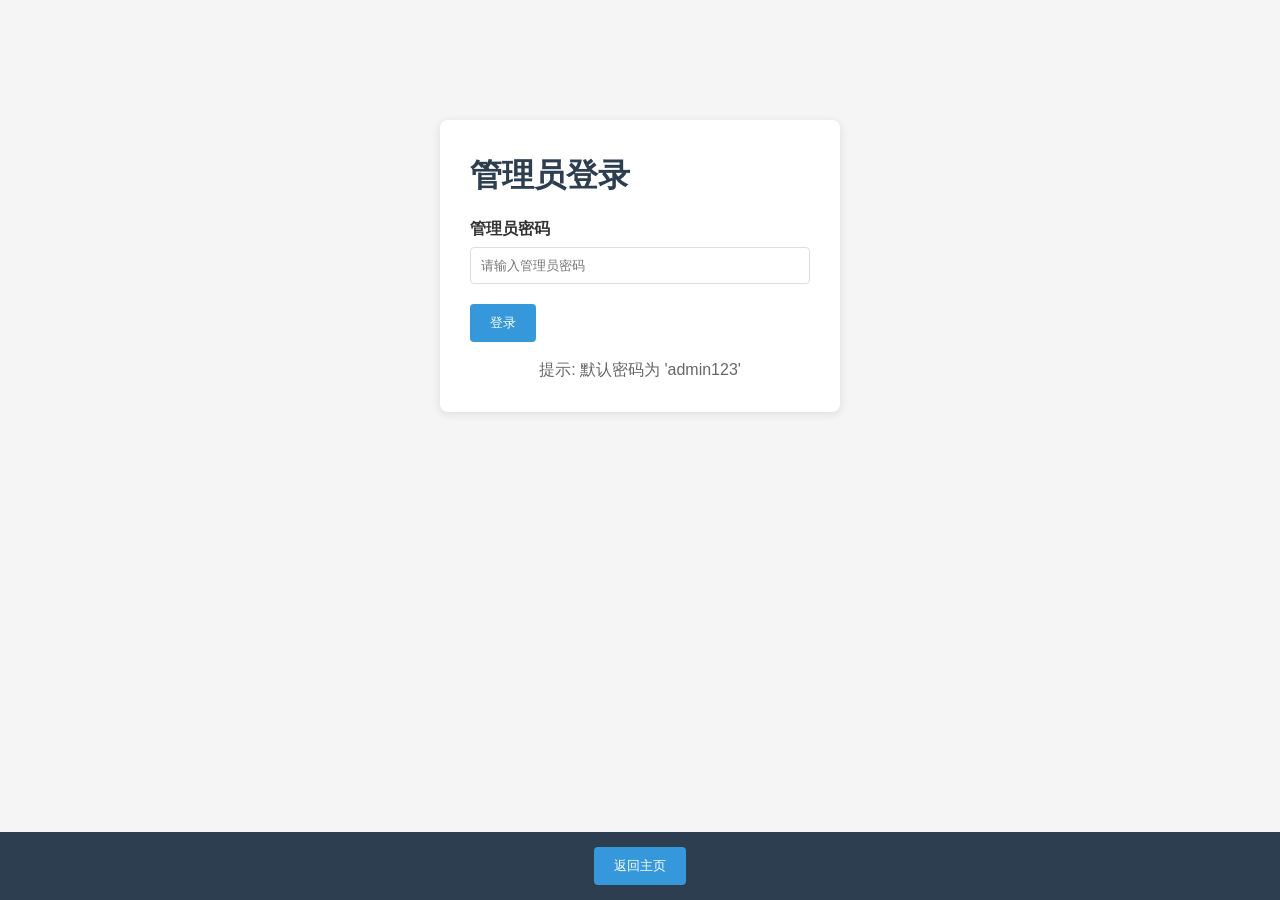
<file: deep3.html>
<!DOCTYPE html>
<html lang="zh-CN">
<head>
    <meta charset="UTF-8">
    <meta name="viewport" content="width=device-width, initial-scale=1.0">
    <title>HTML文件上传预览工具</title>
    <style>
        /* 基础样式 */
        * {
            margin: 0;
            padding: 0;
            box-sizing: border-box;
            font-family: 'Arial', sans-serif;
        }
        body {
            background-color: #f5f5f5;
            color: #333;
            line-height: 1.6;
            padding-bottom: 60px; /* 为底部导航留出空间 */
        }
        .container {
            max-width: 1200px;
            margin: 0 auto;
            padding: 20px;
        }
        h1, h2, h3 {
            color: #2c3e50;
            margin-bottom: 15px;
        }
        .btn {
            display: inline-block;
            background-color: #3498db;
            color: white;
            padding: 10px 20px;
            border: none;
            border-radius: 4px;
            cursor: pointer;
            text-decoration: none;
            transition: background-color 0.3s;
        }
        .btn:hover {
            background-color: #2980b9;
        }
        .btn-danger {
            background-color: #e74c3c;
        }
        .btn-danger:hover {
            background-color: #c0392b;
        }
        .btn-secondary {
            background-color: #95a5a6;
        }
        .btn-secondary:hover {
            background-color: #7f8c8d;
        }
        .alert {
            padding: 15px;
            margin-bottom: 20px;
            border-radius: 4px;
        }
        .alert-success {
            background-color: #d4edda;
            color: #155724;
            border: 1px solid #c3e6cb;
        }
        .alert-error {
            background-color: #f8d7da;
            color: #721c24;
            border: 1px solid #f5c6cb;
        }
        .alert-info {
            background-color: #d1ecf1;
            color: #0c5460;
            border: 1px solid #bee5eb;
        }

        /* 登录页面样式 */
        .login-container {
            max-width: 400px;
            margin: 100px auto;
            padding: 30px;
            background-color: white;
            border-radius: 8px;
            box-shadow: 0 2px 10px rgba(0, 0, 0, 0.1);
        }
        .login-form .form-group {
            margin-bottom: 20px;
        }
        .login-form label {
            display: block;
            margin-bottom: 5px;
            font-weight: bold;
        }
        .login-form input {
            width: 100%;
            padding: 10px;
            border: 1px solid #ddd;
            border-radius: 4px;
        }

        /* 上传区域样式 */
        .upload-area {
            border: 2px dashed #ccc;
            border-radius: 8px;
            padding: 40px 20px;
            text-align: center;
            margin-bottom: 30px;
            background-color: white;
            transition: border-color 0.3s;
        }
        .upload-area:hover,
        .upload-area.dragover {
            border-color: #3498db;
        }
        .upload-icon {
            font-size: 50px;
            color: #ccc;
            margin-bottom: 15px;
        }
        .upload-text {
            margin-bottom: 20px;
        }
        .browse-btn {
            margin-top: 10px;
        }
        #file-input {
            display: none;
        }

        /* 文件列表样式 */
        .file-list {
            background-color: white;
            border-radius: 8px;
            box-shadow: 0 2px 5px rgba(0, 0, 0, 0.1);
            overflow: hidden;
            margin-bottom: 30px;
        }
        .file-list-header {
            background-color: #f8f9fa;
            padding: 15px;
            border-bottom: 1px solid #eee;
            font-weight: bold;
        }
        .file-item {
            padding: 15px;
            border-bottom: 1px solid #eee;
            display: flex;
            justify-content: space-between;
            align-items: center;
        }
        .file-item:last-child {
            border-bottom: none;
        }
        .file-info {
            flex: 1;
        }
        .file-name {
            font-weight: bold;
            margin-bottom: 5px;
        }
        .file-meta {
            font-size: 12px;
            color: #666;
        }
        .file_actions {
            display: flex;
            gap: 10px;
        }

        /* 预览页面样式 */
        .preview-container {
            background-color: white;
            border-radius: 8px;
            box-shadow: 0 2px 5px rgba(0, 0, 0, 0.1);
            overflow: hidden;
            margin-bottom: 30px;
        }
        .preview-header {
            background-color: #f8f9fa;
            padding: 15px;
            border-bottom: 1px solid #eee;
            display: flex;
            justify-content: space-between;
            align-items: center;
        }
        .preview-iframe {
            width: 100%;
            height: 600px;
            border: none;
        }
        .file-details {
            padding: 15px;
            background-color: #f8f9fa;
            border-top: 1px solid #eee;
        }
        .detail-item {
            margin-bottom: 10px;
        }
        .detail-label {
            font-weight: bold;
            margin-right: 10px;
        }

        /* 全局导航样式 */
        .footer-nav {
            position: fixed;
            bottom: 0;
            left: 0;
            right: 0;
            background-color: #2c3e50;
            padding: 15px;
            text-align: center;
            z-index: 1000;
        }
        .footer-nav .btn {
            background-color: #3498db;
        }
        .footer-nav .btn:hover {
            background-color: #2980b9;
        }

        /* 模态框样式 */
        .modal {
            display: none;
            position: fixed;
            top: 0;
            left: 0;
            width: 100%;
            height: 100%;
            background-color: rgba(0, 0, 0, 0.5);
            z-index: 2000;
            justify-content: center;
            align-items: center;
        }
        .modal-content {
            background-color: white;
            border-radius: 8px;
            padding: 20px;
            max-width: 500px;
            width: 90%;
        }
        .modal-header {
            margin-bottom: 20px;
            border-bottom: 1px solid #eee;
            padding-bottom: 10px;
        }
        .modal-footer {
            margin-top: 20px;
            display: flex;
            justify-content: flex-end;
            gap: 10px;
        }

        /* 响应式设计 */
        @media (max-width: 768px) {
            .file-item {
                flex-direction: column;
                align-items: flex-start;
            }
            .file_actions {
                margin-top: 15px;
                width: 100%;
                justify-content: space-between;
            }
            .preview-iframe {
                height: 400px;
            }
        }
    </style>
</head>
<body>
    <div class="container" id="app-container">
        <!-- 登录页面 -->
        <div id="login-page" class="login-container">
            <h1>管理员登录</h1>
            <form id="login-form" class="login-form">
                <div class="form-group">
                    <label for="password">管理员密码</label>
                    <input type="password" id="password" placeholder="请输入管理员密码">
                </div>
                <button type="submit" class="btn">登录</button>
            </form>
            <p style="margin-top: 15px; text-align: center; color: #666;">提示: 默认密码为 'admin123'</p>
        </div>

        <!-- 主页面 -->
        <div id="main-page" style="display: none;">
            <h1>HTML文件上传预览工具</h1>

            <!-- 上传区域 -->
            <div id="upload-area" class="upload-area">
                <div class="upload-icon">📤</div>
                <div class="upload-text">
                    <h3>拖放HTML文件到此处上传</h3>
                    <p>或者</p>
                </div>
                <label for="file-input" class="btn browse-btn">选择文件</label>
                <input type="file" id="file-input" accept=".html">
            </div>

            <!-- 文件列表 -->
            <div id="file-list-container">
                <h2>已上传文件</h2>
                <div id="file-list" class="file-list">
                    <div class="file-list-header">
                        文件名 | 大小 | 上传时间 | 操作
                    </div>
                    <div id="file-list-items"></div>
                </div>
            </div>
        </div>

        <!-- 预览页面 -->
        <div id="preview-page" style="display: none;">
            <h1>文件预览</h1>
            <div class="preview-container">
                <div class="preview-header">
                    <h2 id="preview-file-name"></h2>
                    <div class="file_actions">
                        <button id="rename-btn" class="btn btn-secondary">重命名</button>
                        <button id="delete-btn" class="btn btn-danger">删除</button>
                        <button id="copy-url-btn" class="btn">复制访问链接</button>
                    </div>
                </div>
                <iframe id="preview-iframe" class="preview-iframe"></iframe>
                <div class="file-details">
                    <div class="detail-item">
                        <span class="detail-label">文件大小:</span>
                        <span id="preview-file-size"></span>
                    </div>
                    <div class="detail-item">
                        <span class="detail-label">上传时间:</span>
                        <span id="preview-file-time"></span>
                    </div>
                    <div class="detail-item">
                        <span class="detail-label">直接访问链接:</span>
                        <a id="direct-access-url" target="_blank"></a>
                    </div>
                </div>
            </div>
        </div>
    </div>

    <!-- 重命名模态框 -->
    <div id="rename-modal" class="modal">
        <div class="modal-content">
            <div class="modal-header">
                <h3>重命名文件</h3>
            </div>
            <div class="form-group">
                <label for="new-file-name">新文件名</label>
                <input type="text" id="new-file-name" placeholder="请输入新文件名">
            </div>
            <div class="modal-footer">
                <button id="cancel-rename" class="btn btn-secondary">取消</button>
                <button id="confirm-rename" class="btn">确认</button>
            </div>
        </div>
    </div>

    <!-- 全局导航 -->
    <div class="footer-nav">
        <button id="back-to-home" class="btn">返回主页</button>
    </div>

    <script>
        // DOM元素
        const appContainer = document.getElementById('app-container');
        const loginPage = document.getElementById('login-page');
        const mainPage = document.getElementById('main-page');
        const previewPage = document.getElementById('preview-page');
        const loginForm = document.getElementById('login-form');
        const passwordInput = document.getElementById('password');
        const uploadArea = document.getElementById('upload-area');
        const fileInput = document.getElementById('file-input');
        const fileListItems = document.getElementById('file-list-items');
        const backToHomeBtn = document.getElementById('back-to-home');
        const previewFileName = document.getElementById('preview-file-name');
        const previewFileSize = document.getElementById('preview-file-size');
        const previewFileTime = document.getElementById('preview-file-time');
        const previewIframe = document.getElementById('preview-iframe');
        const renameBtn = document.getElementById('rename-btn');
        const deleteBtn = document.getElementById('delete-btn');
        const copyUrlBtn = document.getElementById('copy-url-btn');
        const directAccessUrl = document.getElementById('direct-access-url');
        const renameModal = document.getElementById('rename-modal');
        const newFileNameInput = document.getElementById('new-file-name');
        const cancelRenameBtn = document.getElementById('cancel-rename');
        const confirmRenameBtn = document.getElementById('confirm-rename');

        // 应用状态
        let files = [];
        let currentFile = null;
        let isAdmin = false;

        // 初始化
        function init() {
            // 检查登录状态
            checkLoginStatus();

            // 加载文件列表
            loadFiles();

            // 处理哈希变化
            handleHashChange();
            window.addEventListener('hashchange', handleHashChange);

            // 设置事件监听
            setupEventListeners();
        }

        // 检查登录状态
        function checkLoginStatus() {
            isAdmin = localStorage.getItem('isAdmin') === 'true';
            if (isAdmin) {
                loginPage.style.display = 'none';
                mainPage.style.display = 'block';
            } else {
                loginPage.style.display = 'block';
                mainPage.style.display = 'none';
                previewPage.style.display = 'none';
            }
        }

        // 加载文件列表
        function loadFiles() {
            const savedFiles = localStorage.getItem('htmlFiles');
            if (savedFiles) {
                files = JSON.parse(savedFiles);
            }
            renderFileList();
        }

        // 保存文件列表
        function saveFiles() {
            localStorage.setItem('htmlFiles', JSON.stringify(files));
            renderFileList();
        }

        // 渲染文件列表
        function renderFileList() {
            if (files.length === 0) {
                fileListItems.innerHTML = '<div class="file-item">暂无上传的文件</div>';
                return;
            }

            fileListItems.innerHTML = '';
            files.forEach(file => {
                const fileItem = document.createElement('div');
                fileItem.className = 'file-item';
                fileItem.innerHTML = `
                    <div class="file-info">
                        <div class="file-name">${file.name}</div>
                        <div class="file-meta">
                            大小: ${formatFileSize(file.size)} | 上传时间: ${new Date(file.timestamp).toLocaleString()}
                        </div>
                    </div>
                    <div class="file_actions">
                        <button class="btn preview-btn" data-id="${file.id}">预览</button>
                        ${isAdmin ? `
                        <button class="btn btn-secondary rename-btn" data-id="${file.id}">重命名</button>
                        <button class="btn btn-danger delete-btn" data-id="${file.id}">删除</button>
                        ` : ''}
                    </div>
                `;
                fileListItems.appendChild(fileItem);
            });

            // 绑定按钮事件
            document.querySelectorAll('.preview-btn').forEach(btn => {
                btn.addEventListener('click', () => {
                    const fileId = btn.getAttribute('data-id');
                    previewFile(fileId);
                });
            });

            if (isAdmin) {
                document.querySelectorAll('.rename-btn').forEach(btn => {
                    btn.addEventListener('click', () => {
                        const fileId = btn.getAttribute('data-id');
                        showRenameModal(fileId);
                    });
                });

                document.querySelectorAll('.delete-btn').forEach(btn => {
                    btn.addEventListener('click', () => {
                        const fileId = btn.getAttribute('data-id');
                        deleteFile(fileId);
                    });
                });
            }
        }

        // 预览文件
        function previewFile(fileId) {
            const file = files.find(f => f.id === fileId);
            if (!file) return;

            currentFile = file;
            previewFileName.textContent = file.name;
            previewFileSize.textContent = formatFileSize(file.size);
            previewFileTime.textContent = new Date(file.timestamp).toLocaleString();

            // 创建Blob URL
            const blob = new Blob([file.content], { type: 'text/html' });
            const url = URL.createObjectURL(blob);
            previewIframe.src = url;

            // 生成直接访问URL
            const directUrl = getDirectAccessUrl(fileId);
            directAccessUrl.href = directUrl;
            directAccessUrl.textContent = directUrl;

            // 显示预览页面
            mainPage.style.display = 'none';
            previewPage.style.display = 'block';

            // 更新URL哈希
            window.location.hash = `#preview/${fileId}`;
        }

        // 生成直接访问URL
        function getDirectAccessUrl(fileId) {
            return `${window.location.origin}${window.location.pathname}#direct/${fileId}`;
        }

        // 处理直接访问
        function handleDirectAccess(fileId) {
            // 确保文件列表已加载
            loadFiles();
            
            // 增加等待时间到300ms，确保文件列表有足够时间加载
            setTimeout(() => {
                // 再次尝试加载文件列表
                loadFiles();
                
                const file = files.find(f => f.id === fileId);
                if (!file) {
                    // 显示所有可用文件ID，便于调试
                    const availableIds = files.map(f => f.id).join(', ');
                    showAlert('错误', `找不到指定的文件。可用文件ID: ${availableIds}`, 'error');
                    return;
                }

                // 创建一个只包含预览iframe的页面
                appContainer.innerHTML = `
                    <div style="margin: 0; padding: 0; height: 100vh;">
                        <iframe src="" id="direct-preview-iframe" style="width: 100%; height: 100%; border: none;"></iframe>
                    </div>
                `;

                const directPreviewIframe = document.getElementById('direct-preview-iframe');
                const blob = new Blob([file.content], { type: 'text/html' });
                const url = URL.createObjectURL(blob);
                directPreviewIframe.src = url;

                // 隐藏底部导航
                const footerNav = document.querySelector('.footer-nav');
                if (footerNav) {
                    footerNav.style.display = 'none';
                }
            }, 300);
        }

        // 显示重命名模态框
        function showRenameModal(fileId) {
            const file = files.find(f => f.id === fileId);
            if (!file) return;

            currentFile = file;
            newFileNameInput.value = file.name;
            renameModal.style.display = 'flex';
        }

        // 重命名文件
        function renameFile(newName) {
            if (!currentFile) return;

            // 确保文件扩展名为.html
            if (!newName.endsWith('.html')) {
                newName += '.html';
            }

            currentFile.name = newName;
            saveFiles();
            renameModal.style.display = 'none';

            // 如果正在预览该文件，更新预览信息
            if (previewPage.style.display === 'block') {
                previewFileName.textContent = newName;
            }

            showAlert('成功', '文件已重命名', 'success');
        }

        // 删除文件
        function deleteFile(fileId) {
            if (!confirm('确定要删除这个文件吗？')) {
                return;
            }

            files = files.filter(f => f.id !== fileId);
            saveFiles();

            // 如果正在预览该文件，返回主页
            if (previewPage.style.display === 'block' && currentFile && currentFile.id === fileId) {
                backToHome();
            }

            showAlert('成功', '文件已删除', 'success');
        }

        // 处理文件选择
        function handleFileSelect(event) {
            if (!isAdmin) {
                showAlert('错误', '只有管理员可以上传文件', 'error');
                return;
            }

            const file = event.target.files[0];
            if (!file) return;

            // 检查文件类型
            if (file.type !== 'text/html' && !file.name.endsWith('.html')) {
                showAlert('错误', '请上传HTML文件', 'error');
                return;
            }

            // 读取文件内容
            const reader = new FileReader();
            reader.onload = function(e) {
                const fileContent = e.target.result;
                const newFile = {
                    id: generateId(),
                    name: file.name,
                    size: file.size,
                    timestamp: Date.now(),
                    content: fileContent
                };

                files.push(newFile);
                saveFiles();
                showAlert('成功', '文件已上传', 'success');
            };
            reader.readAsText(file);

            // 重置文件输入
            fileInput.value = '';
        }

        // 处理拖放上传
        function handleDragOver(event) {
            event.preventDefault();
            uploadArea.classList.add('dragover');
        }

        function handleDragLeave(event) {
            uploadArea.classList.remove('dragover');
        }

        function handleDrop(event) {
            event.preventDefault();
            uploadArea.classList.remove('dragover');

            if (!isAdmin) {
                showAlert('错误', '只有管理员可以上传文件', 'error');
                return;
            }

            const file = event.dataTransfer.files[0];
            if (!file) return;

            // 检查文件类型
            if (file.type !== 'text/html' && !file.name.endsWith('.html')) {
                showAlert('错误', '请上传HTML文件', 'error');
                return;
            }

            // 读取文件内容
            const reader = new FileReader();
            reader.onload = function(e) {
                const fileContent = e.target.result;
                const newFile = {
                    id: generateId(),
                    name: file.name,
                    size: file.size,
                    timestamp: Date.now(),
                    content: fileContent
                };

                files.push(newFile);
                saveFiles();
                showAlert('成功', '文件已上传', 'success');
            };
            reader.readAsText(file);
        }

        // 处理登录
        function handleLogin(event) {
            event.preventDefault();
            const password = passwordInput.value;

            // 这里只是示例，实际应用中应该使用更安全的方式
            if (password === 'admin123') {
                isAdmin = true;
                localStorage.setItem('isAdmin', 'true');
                loginPage.style.display = 'none';
                mainPage.style.display = 'block';
                showAlert('成功', '登录成功', 'success');
            } else {
                showAlert('错误', '密码不正确', 'error');
            }

            passwordInput.value = '';
        }

        // 处理哈希变化
        function handleHashChange() {
            const hash = window.location.hash;

            if (hash.startsWith('#preview/')) {
                const fileId = hash.substring(9);
                previewFile(fileId);
            } else if (hash.startsWith('#direct/')) {
                const fileId = hash.substring(7);
                handleDirectAccess(fileId);
            } else {
                // 默认为主页
                if (isAdmin) {
                    mainPage.style.display = 'block';
                    previewPage.style.display = 'none';
                }
            }
        }

        // 返回主页
        function backToHome() {
            window.location.hash = '';
            mainPage.style.display = 'block';
            previewPage.style.display = 'none';
        }

        // 复制URL到剪贴板
        function copyUrlToClipboard() {
            if (!currentFile) return;

            const url = getDirectAccessUrl(currentFile.id);
            navigator.clipboard.writeText(url).then(() => {
                showAlert('成功', '访问链接已复制到剪贴板', 'success');
            }).catch(err => {
                showAlert('错误', '无法复制链接，请手动复制', 'error');
            });
        }

        // 设置事件监听
        function setupEventListeners() {
            // 登录表单提交
            loginForm.addEventListener('submit', handleLogin);

            // 文件选择
            fileInput.addEventListener('change', handleFileSelect);

            // 拖放上传
            uploadArea.addEventListener('dragover', handleDragOver);
            uploadArea.addEventListener('dragleave', handleDragLeave);
            uploadArea.addEventListener('drop', handleDrop);

            // 返回主页
            backToHomeBtn.addEventListener('click', backToHome);

            // 预览页面按钮
            renameBtn.addEventListener('click', () => {
                if (currentFile) {
                    showRenameModal(currentFile.id);
                }
            });

            deleteBtn.addEventListener('click', () => {
                if (currentFile && isAdmin) {
                    deleteFile(currentFile.id);
                }
            });

            copyUrlBtn.addEventListener('click', copyUrlToClipboard);

            // 重命名模态框按钮
            cancelRenameBtn.addEventListener('click', () => {
                renameModal.style.display = 'none';
            });

            confirmRenameBtn.addEventListener('click', () => {
                const newName = newFileNameInput.value.trim();
                if (newName) {
                    renameFile(newName);
                } else {
                    showAlert('错误', '文件名不能为空', 'error');
                }
            });
        }

        // 工具函数
        function generateId() {
            return Math.random().toString(36).substring(2, 15) + Math.random().toString(36).substring(2, 15);
        }

        function formatFileSize(bytes) {
            if (bytes < 1024) return bytes + ' B';
            else if (bytes < 1048576) return (bytes / 1024).toFixed(2) + ' KB';
            else return (bytes / 1048576).toFixed(2) + ' MB';
        }

        function showAlert(title, message, type) {
            const alert = document.createElement('div');
            alert.className = 'alert alert-' + type;
            alert.innerHTML = `<strong>${title}:</strong> ${message}`;
            appContainer.insertBefore(alert, appContainer.firstChild);

            // 3秒后移除提示
            setTimeout(() => {
                alert.remove();
            }, 3000);
        }

        // 初始化应用
        init();
    </script>
</body>
</html>
</file>
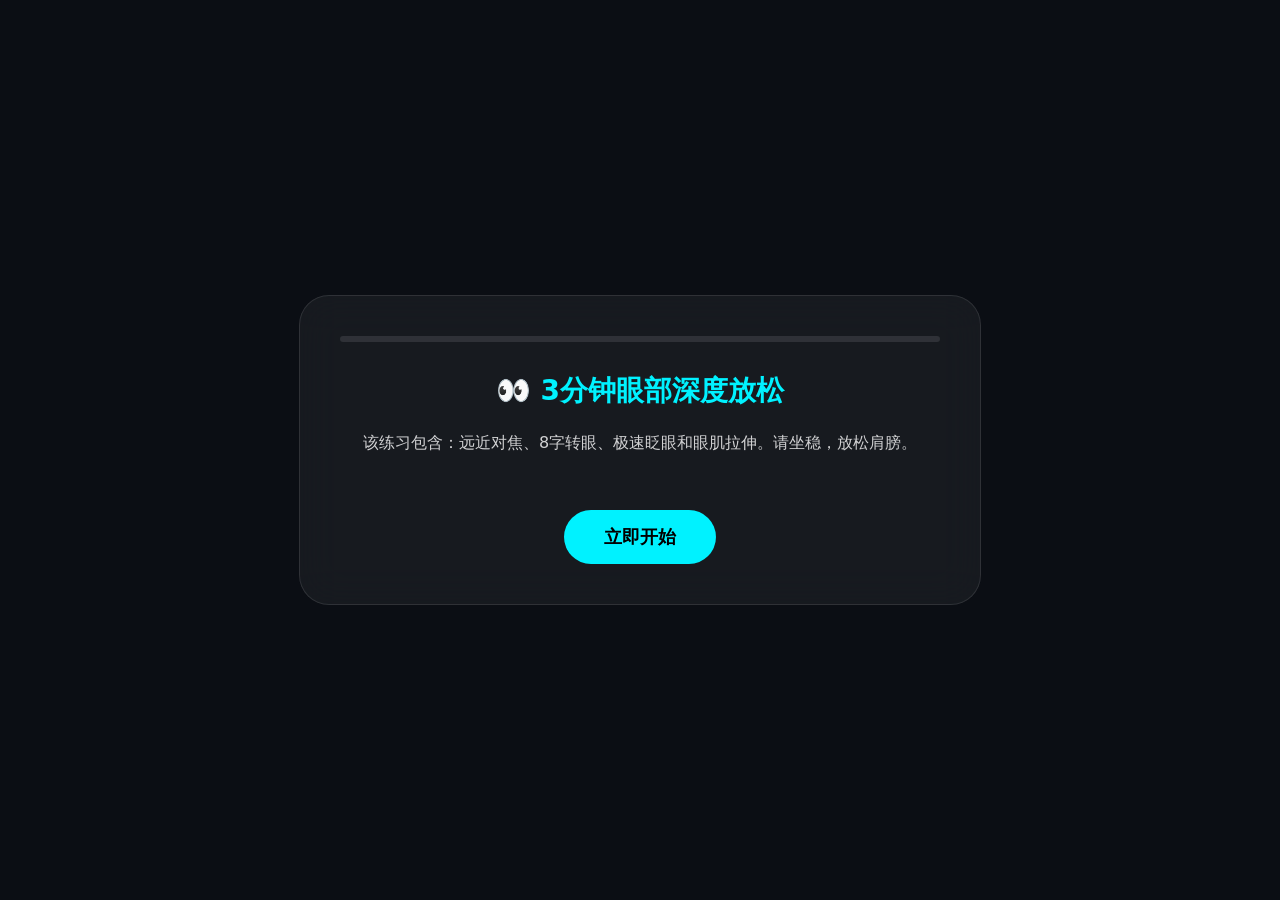
<file: eye_exercises.html>
<!DOCTYPE html>
<html lang="zh-CN">

<head>
    <meta charset="UTF-8">
    <meta name="viewport" content="width=device-width, initial-scale=1.0">
    <title>3分钟眼部放松操 - AI 护眼卫士</title>
    <style>
        :root {
            --primary: #00f2ff;
            --bg: #0b0e14;
            --card-bg: rgba(255, 255, 255, 0.05);
        }

        body {
            margin: 0;
            padding: 0;
            background-color: var(--bg);
            color: white;
            font-family: 'Segoe UI', system-ui, -apple-system, sans-serif;
            display: flex;
            flex-direction: column;
            align-items: center;
            justify-content: center;
            height: 100vh;
            overflow: hidden;
        }

        .exercise-container {
            width: 600px;
            text-align: center;
            background: var(--card-bg);
            padding: 40px;
            border-radius: 30px;
            backdrop-filter: blur(20px);
            border: 1px solid rgba(255, 255, 255, 0.1);
        }

        .step-title {
            font-size: 28px;
            font-weight: bold;
            margin-bottom: 20px;
            color: var(--primary);
        }

        .step-desc {
            font-size: 16px;
            opacity: 0.8;
            line-height: 1.6;
            min-height: 50px;
            margin-bottom: 30px;
        }

        /* 动画区域 */
        .animation-zone {
            width: 300px;
            height: 300px;
            margin: 0 auto 30px;
            position: relative;
            border-radius: 50%;
            background: rgba(0, 0, 0, 0.3);
            border: 2px dashed rgba(255, 255, 255, 0.1);
            display: flex;
            align-items: center;
            justify-content: center;
        }

        .target-ball {
            width: 40px;
            height: 40px;
            background: radial-gradient(circle at 30% 30%, #fff, var(--primary));
            border-radius: 50%;
            position: absolute;
            box-shadow: 0 0 20px var(--primary);
        }

        /* 进度条 */
        .progress-container {
            width: 100%;
            height: 6px;
            background: rgba(255, 255, 255, 0.1);
            border-radius: 3px;
            margin-bottom: 30px;
            position: relative;
        }

        .progress-bar {
            height: 100%;
            background: var(--primary);
            border-radius: 3px;
            width: 0%;
            transition: width 0.3s;
        }

        .timer {
            font-size: 48px;
            font-family: monospace;
            font-weight: bold;
            margin-bottom: 20px;
        }

        .btn {
            background: var(--primary);
            color: #000;
            border: none;
            padding: 15px 40px;
            border-radius: 50px;
            font-weight: bold;
            cursor: pointer;
            font-size: 18px;
            transition: all 0.2s;
        }

        .btn:hover {
            transform: scale(1.05);
            box-shadow: 0 0 30px rgba(0, 242, 255, 0.4);
        }

        /* 不同阶段的动画 */
        @keyframes float-h {

            0%,
            100% {
                left: 20px;
            }

            50% {
                left: 240px;
            }
        }

        @keyframes float-v {

            0%,
            100% {
                top: 20px;
            }

            50% {
                top: 240px;
            }
        }

        @keyframes rotate-8 {
            0% {
                transform: translate(-80px, 0);
            }

            25% {
                transform: translate(0, -80px);
            }

            50% {
                transform: translate(80px, 0);
            }

            75% {
                transform: translate(0, 80px);
            }

            100% {
                transform: translate(-80px, 0);
            }
        }
    </style>
</head>

<body>

    <div class="exercise-container">
        <div class="progress-container">
            <div class="progress-bar" id="p-bar"></div>
        </div>

        <div id="intro-screen">
            <h1 class="step-title">👀 3分钟眼部深度放松</h1>
            <p class="step-desc">该练习包含：远近对焦、8字转眼、极速眨眼和眼肌拉伸。请坐稳，放松肩膀。</p>
            <button class="btn" onclick="startExercise()">立即开始</button>
        </div>

        <div id="exercise-screen" style="display: none;">
            <h2 class="step-title" id="e-title">第一阶段：水平追踪</h2>
            <p class="step-desc" id="e-desc">眼睛跟随蓝球平行移动，头不要动。</p>

            <div class="animation-zone">
                <div class="target-ball" id="ball"></div>
            </div>

            <div class="timer" id="timer">20s</div>
        </div>

        <div id="finish-screen" style="display: none;">
            <h1 class="step-title">🎉 放松完成！</h1>
            <p class="step-desc">你的眼睛现在应该感觉清爽多了。建议每用眼45分钟重复一次。</p>
            <button class="btn" onclick="location.reload()">再次练习</button>
        </div>
    </div>

    <script>
        const steps = [
            { title: "第一阶段：水平追踪", desc: "眼睛跟随小球左右平行移动，放松水平眼肌。", anim: "float-h 3s infinite linear", time: 20 },
            { title: "第二阶段：垂直追踪", desc: "眼睛跟随小球上下平行移动，增强上下调节能力。", anim: "float-v 3s infinite linear", time: 20 },
            { title: "第三阶段：8字环绕", desc: "眼神绘制“∞”字形轨迹，全方位拉伸眼球肌肉。", anim: "rotate-8 4s infinite linear", time: 30 },
            { title: "第四阶段：用力闭眼", desc: "用力闭眼3秒再睁开，重复此过程，促进泪液分泌。", anim: "none", time: 20 },
            { title: "第五阶段：极速眨眼", desc: "快速眨眼20次，湿润角膜，缓解干眼不适。", anim: "none", time: 15 }
        ];

        let currentStepIdx = 0;
        let timeLeft = 0;
        let timerInterval = null;

        function startExercise() {
            document.getElementById('intro-screen').style.display = 'none';
            document.getElementById('exercise-screen').style.display = 'block';
            runStep();
        }

        function runStep() {
            if (currentStepIdx >= steps.length) {
                finish();
                return;
            }

            const step = steps[currentStepIdx];
            document.getElementById('e-title').innerText = step.title;
            document.getElementById('e-desc').innerText = step.desc;
            document.getElementById('p-bar').style.width = ((currentStepIdx / steps.length) * 100) + "%";

            const ball = document.getElementById('ball');
            ball.style.animation = step.anim;
            ball.style.display = step.anim === 'none' ? 'none' : 'block';

            timeLeft = step.time;
            updateTimerText();

            timerInterval = setInterval(() => {
                timeLeft--;
                updateTimerText();
                if (timeLeft <= 0) {
                    clearInterval(timerInterval);
                    currentStepIdx++;
                    runStep();
                }
            }, 1000);
        }

        function updateTimerText() {
            document.getElementById('timer').innerText = timeLeft + "s";
        }

        function finish() {
            document.getElementById('exercise-screen').style.display = 'none';
            document.getElementById('finish-screen').style.display = 'block';
            document.getElementById('p-bar').style.width = "100%";
        }
    </script>
</body>

</html>
</file>
